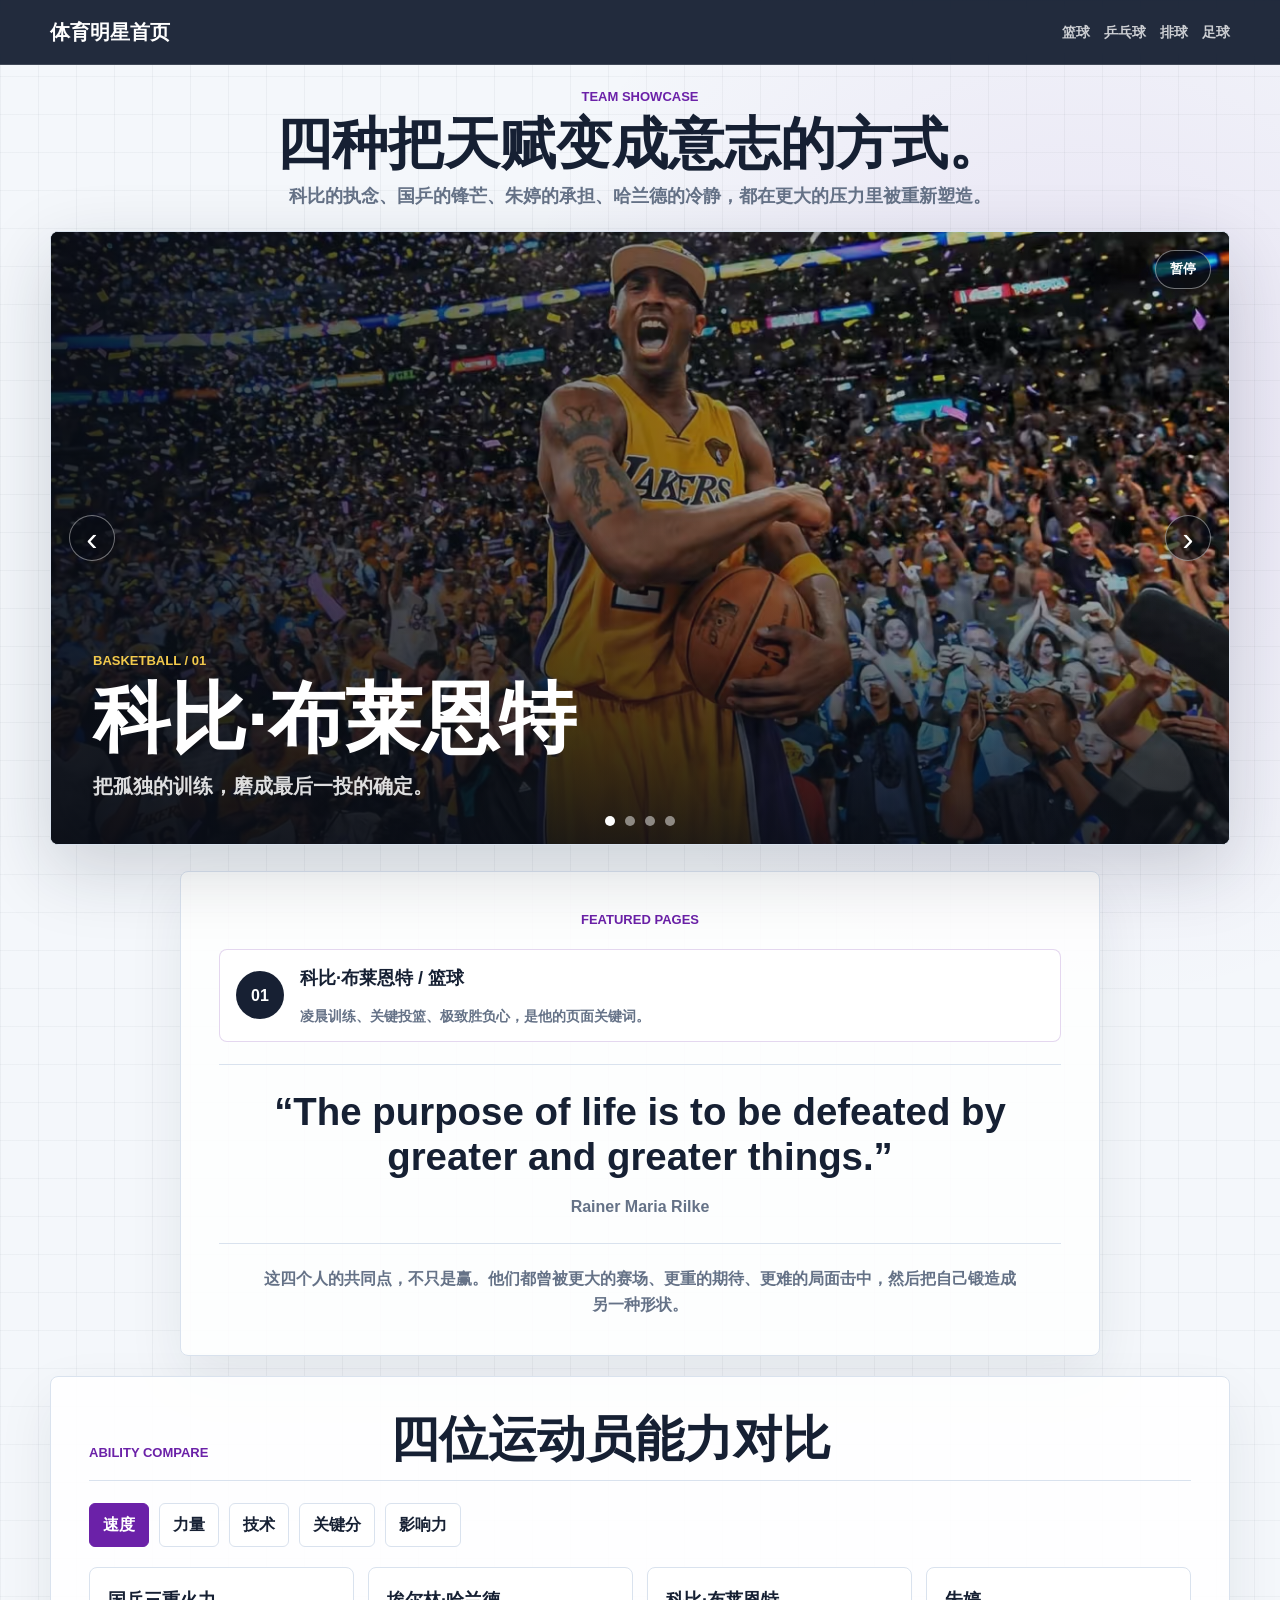
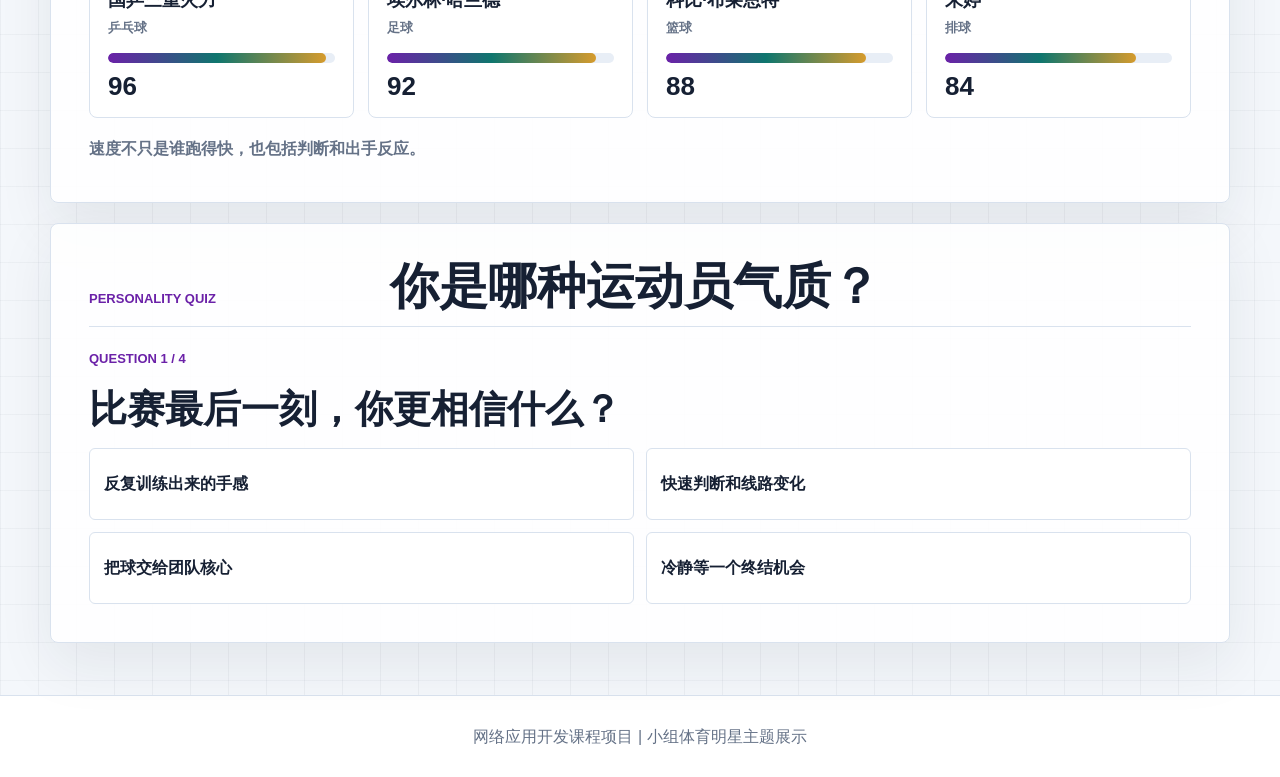
<file: index.html>
<!DOCTYPE html>
<html lang="zh-CN">
<head>
  <meta charset="UTF-8">
  <meta name="viewport" content="width=device-width, initial-scale=1.0">
  <title>体育明星首页</title>
  <link rel="stylesheet" href="./css/main.css">
</head>
<body>
  <header class="site-header">
    <nav class="nav-bar" aria-label="主导航">
      <a class="brand" href="./index.html">体育明星首页</a>
      <div class="nav-links">
        <a href="./pages/zy/kobe.html">篮球</a>
        <a href="./pages/star2/index.html">乒乓球</a>
        <a href="./pages/star3/index.html">排球</a>
        <a href="./pages/star4/index.html">足球</a>
      </div>
    </nav>
  </header>

  <main class="home-shell home-hero">
    <section class="hero-copy" aria-labelledby="home-title">
      <p class="eyebrow">Team Showcase</p>
      <h1 id="home-title">四种把天赋变成意志的方式。</h1>
      <p>科比的执念、国乒的锋芒、朱婷的承担、哈兰德的冷静，都在更大的压力里被重新塑造。</p>
    </section>

    <section class="hero-carousel" id="heroCarousel" aria-label="人物轮播图">
      <div class="carousel-shell">
        <div class="carousel-track" id="carouselTrack">
          <a class="carousel-slide" href="./pages/zy/kobe.html" aria-label="进入科比页面">
            <img src="./picture/kebi.jpg" alt="科比布莱恩特">
            <span class="slide-kicker">Basketball / 01</span>
            <strong>科比·布莱恩特</strong>
            <em>把孤独的训练，磨成最后一投的确定。</em>
          </a>

          <a class="carousel-slide" href="./pages/star2/index.html" aria-label="进入乒乓球页面">
            <img src="./pages/star2/assets/fan-zhendong-1.png" alt="樊振东乒乓球主题图">
            <span class="slide-kicker">Table Tennis / 02</span>
            <strong>国乒三重火力</strong>
            <em>在最快的回合里，完成判断、旋转和爆发。</em>
          </a>

          <a class="carousel-slide" href="./pages/star3/index.html" aria-label="进入朱婷页面">
            <img src="./picture/zhu-ting.jpg" alt="朱婷">
            <span class="slide-kicker">Volleyball / 03</span>
            <strong>朱婷</strong>
            <em>把高度、力量和责任，举成团队的中心。</em>
          </a>

          <a class="carousel-slide" href="./pages/star4/index.html" aria-label="进入哈兰德页面">
            <img src="./pages/star4/assets/haaland-100-photos-poster.webp" alt="埃尔林·哈兰德">
            <span class="slide-kicker">Football / 04</span>
            <strong>埃尔林·哈兰德</strong>
            <em>用极少的触球，把机会变成比分。</em>
          </a>
        </div>

        <button class="carousel-control carousel-control-prev" id="carouselPrev" type="button" aria-label="上一张">‹</button>
        <button class="carousel-control carousel-control-next" id="carouselNext" type="button" aria-label="下一张">›</button>
        <button class="carousel-toggle" id="carouselToggle" type="button" aria-label="暂停轮播">暂停</button>
        <div class="carousel-indicators" id="carouselIndicators" aria-label="轮播指示器"></div>
      </div>
    </section>

    <section class="carousel-copy-below" aria-labelledby="carousel-title">
      <p class="eyebrow" id="carousel-title">Featured Pages</p>
      <div class="active-profile" id="activeProfile" aria-live="polite"></div>
      <blockquote class="carouselSignature" id="carouselSignature">
        <p>“The purpose of life is to be defeated by greater and greater things.”</p>
        <cite>Rainer Maria Rilke</cite>
      </blockquote>
      <p class="signature-note">这四个人的共同点，不只是赢。他们都曾被更大的赛场、更重的期待、更难的局面击中，然后把自己锻造成另一种形状。</p>
    </section>

    <section class="home-panel ability-section" aria-labelledby="ability-title">
      <div class="section-title-row">
        <p class="eyebrow">Ability Compare</p>
        <h2 id="ability-title">四位运动员能力对比</h2>
      </div>
      <div class="ability-tabs" id="abilityTabs" role="tablist" aria-label="选择能力项目"></div>
      <div class="ability-board" id="abilityBoard"></div>
      <p class="ability-note" id="abilityNote" aria-live="polite"></p>
    </section>

    <section class="home-panel quiz-section" aria-labelledby="quiz-title">
      <div class="section-title-row">
        <p class="eyebrow">Personality Quiz</p>
        <h2 id="quiz-title">你是哪种运动员气质？</h2>
      </div>
      <div class="quiz-card" id="quizCard"></div>
    </section>
  </main>

  <footer class="site-footer">
    <p>网络应用开发课程项目 | 小组体育明星主题展示</p>
  </footer>

  <script src="./js/main.js"></script>
</body>
</html>
</file>
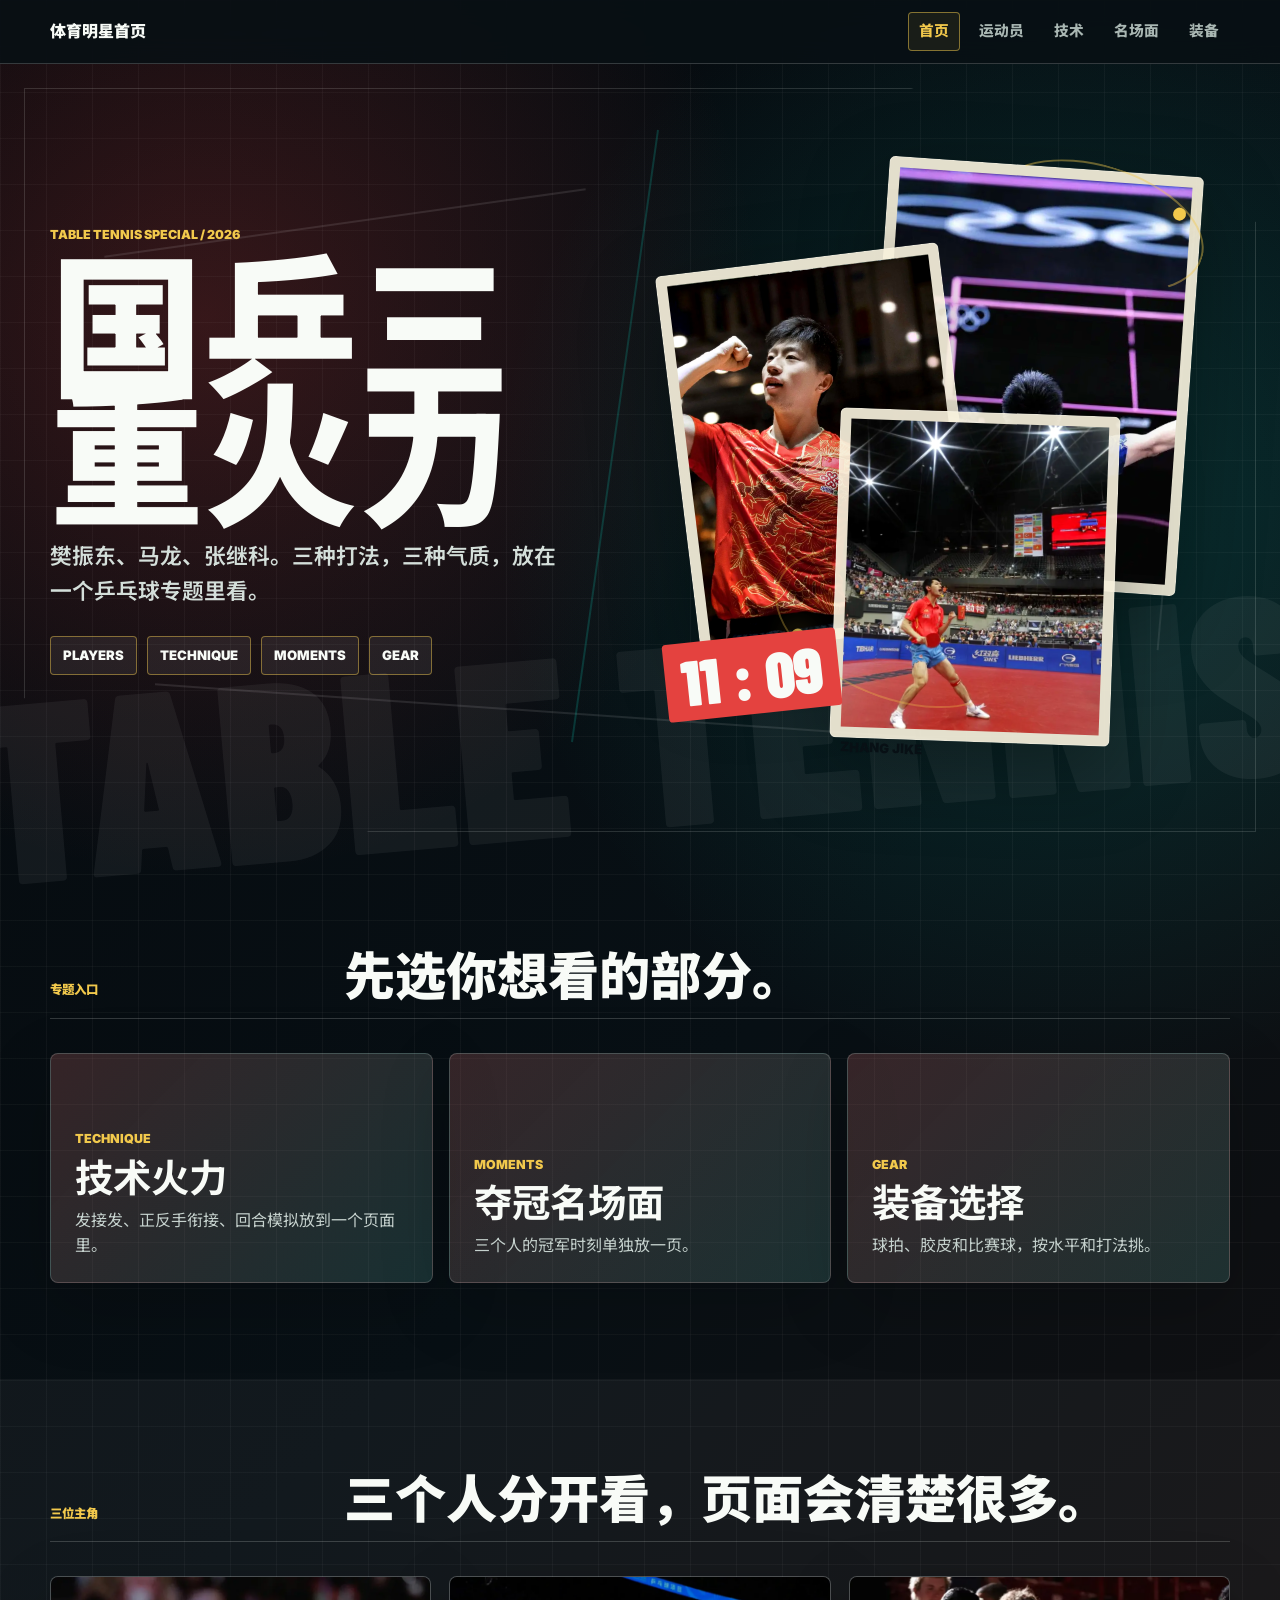
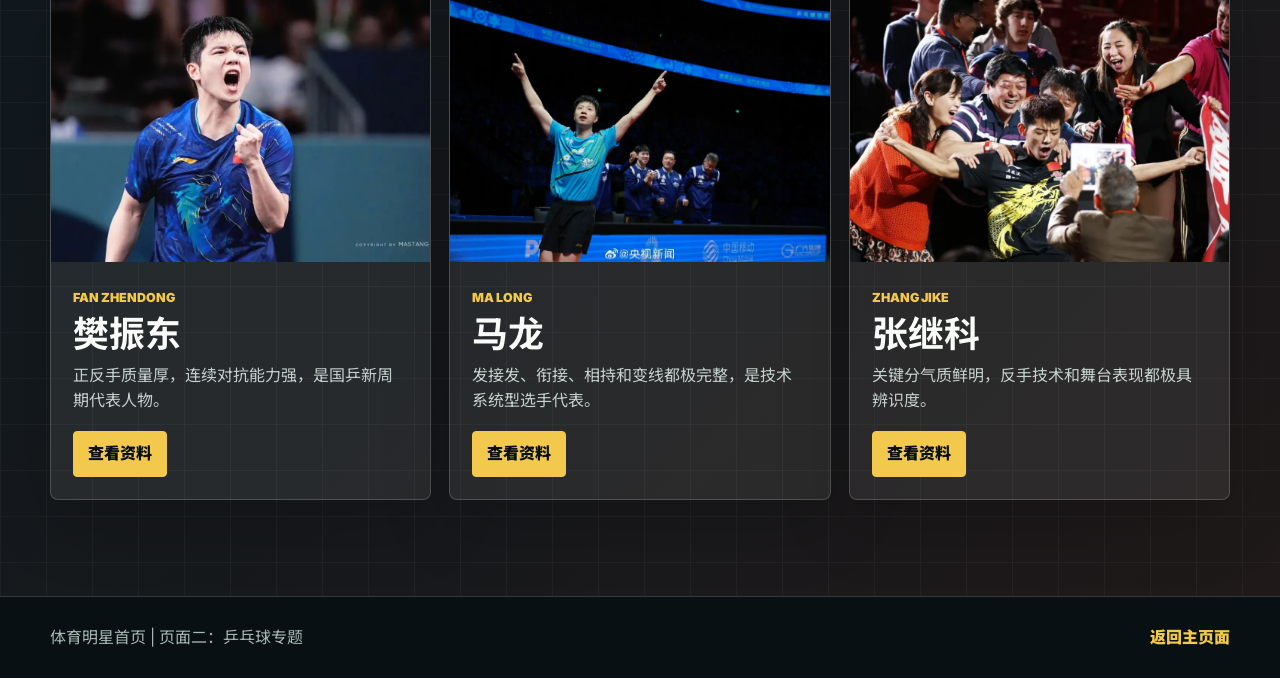
<file: pages/star2/index.html>
<!DOCTYPE html>
<html lang="zh-CN">
<head>
  <meta charset="UTF-8">
  <meta name="viewport" content="width=device-width, initial-scale=1.0">
  <title>国乒三重火力 | Table Tennis</title>
  <link rel="preconnect" href="https://fonts.googleapis.com">
  <link rel="preconnect" href="https://fonts.gstatic.com" crossorigin>
  <link href="https://fonts.googleapis.com/css2?family=Barlow+Condensed:wght@700;800;900&family=Inter:wght@400;600;700;800;900&family=Noto+Sans+SC:wght@400;500;700;900&display=swap" rel="stylesheet">
  <link rel="stylesheet" href="./style.css">
</head>
<body>
  <header class="poster-header">
    <a class="poster-brand" href="../../index.html">体育明星首页</a>
    <nav class="poster-nav" aria-label="乒乓球专题导航">
      <a class="is-current" href="./index.html">首页</a>
      <a href="#players">运动员</a>
      <a href="./training.html">技术</a>
      <a href="./moments.html">名场面</a>
      <a href="./gear.html">装备</a>
    </nav>
  </header>

  <main class="poster-page">
    <section class="magazine-cover compact-cover" aria-labelledby="cover-title">
      <div class="cover-grid" aria-hidden="true">
        <span></span>
        <span></span>
        <span></span>
        <span></span>
      </div>

      <div class="cover-copy">
        <p class="issue-label">TABLE TENNIS SPECIAL / 2026</p>
        <h1 id="cover-title">国乒三重火力</h1>
        <p class="cover-deck">樊振东、马龙、张继科。三种打法，三种气质，放在一个乒乓球专题里看。</p>
        <div class="cover-actions" aria-label="专题关键词">
          <span>Players</span>
          <span>Technique</span>
          <span>Moments</span>
          <span>Gear</span>
        </div>
      </div>

      <div class="cover-collage" aria-label="三位乒乓球运动员海报拼贴">
        <figure class="poster-photo photo-fzd" data-player-photo="fzd">
          <img src="./assets/fan-zhendong-1.png" alt="樊振东在赛场庆祝">
          <figcaption>Fan Zhendong</figcaption>
        </figure>
        <figure class="poster-photo photo-ml" data-player-photo="ml">
          <img src="./assets/ma-long-1.png" alt="马龙穿红色球衣庆祝">
          <figcaption>Ma Long</figcaption>
        </figure>
        <figure class="poster-photo photo-zjk" data-player-photo="zjk">
          <img src="./assets/zhang-jike-1.png" alt="张继科黑色球衣呐喊">
          <figcaption>Zhang Jike</figcaption>
        </figure>
        <span class="collage-sticker">11 : 09</span>
        <span class="spin-line spin-line-one"></span>
        <span class="spin-line spin-line-two"></span>
      </div>
    </section>

    <section class="section home-menu-section">
      <div class="section-heading compact-heading">
        <span class="section-mark">专题入口</span>
        <h2>先选你想看的部分。</h2>
      </div>
      <div class="feature-grid">
        <a class="feature-card" href="./training.html">
          <span>Technique</span>
          <strong>技术火力</strong>
          <p>发接发、正反手衔接、回合模拟放到一个页面里。</p>
        </a>
        <a class="feature-card" href="./moments.html">
          <span>Moments</span>
          <strong>夺冠名场面</strong>
          <p>三个人的冠军时刻单独放一页。</p>
        </a>
        <a class="feature-card" href="./gear.html">
          <span>Gear</span>
          <strong>装备选择</strong>
          <p>球拍、胶皮和比赛球，按水平和打法挑。</p>
        </a>
      </div>
    </section>

    <section class="section cast-section" id="players">
      <div class="section-heading compact-heading">
        <span class="section-mark">三位主角</span>
        <h2>三个人分开看，页面会清楚很多。</h2>
      </div>
      <div class="archive-grid" id="archiveGrid" aria-label="运动员资料入口"></div>
    </section>
  </main>

  <footer class="poster-footer">
    <p>体育明星首页 | 页面二：乒乓球专题</p>
    <a href="../../index.html">返回主页面</a>
  </footer>

  <script src="./script.js"></script>
</body>
</html>
</file>
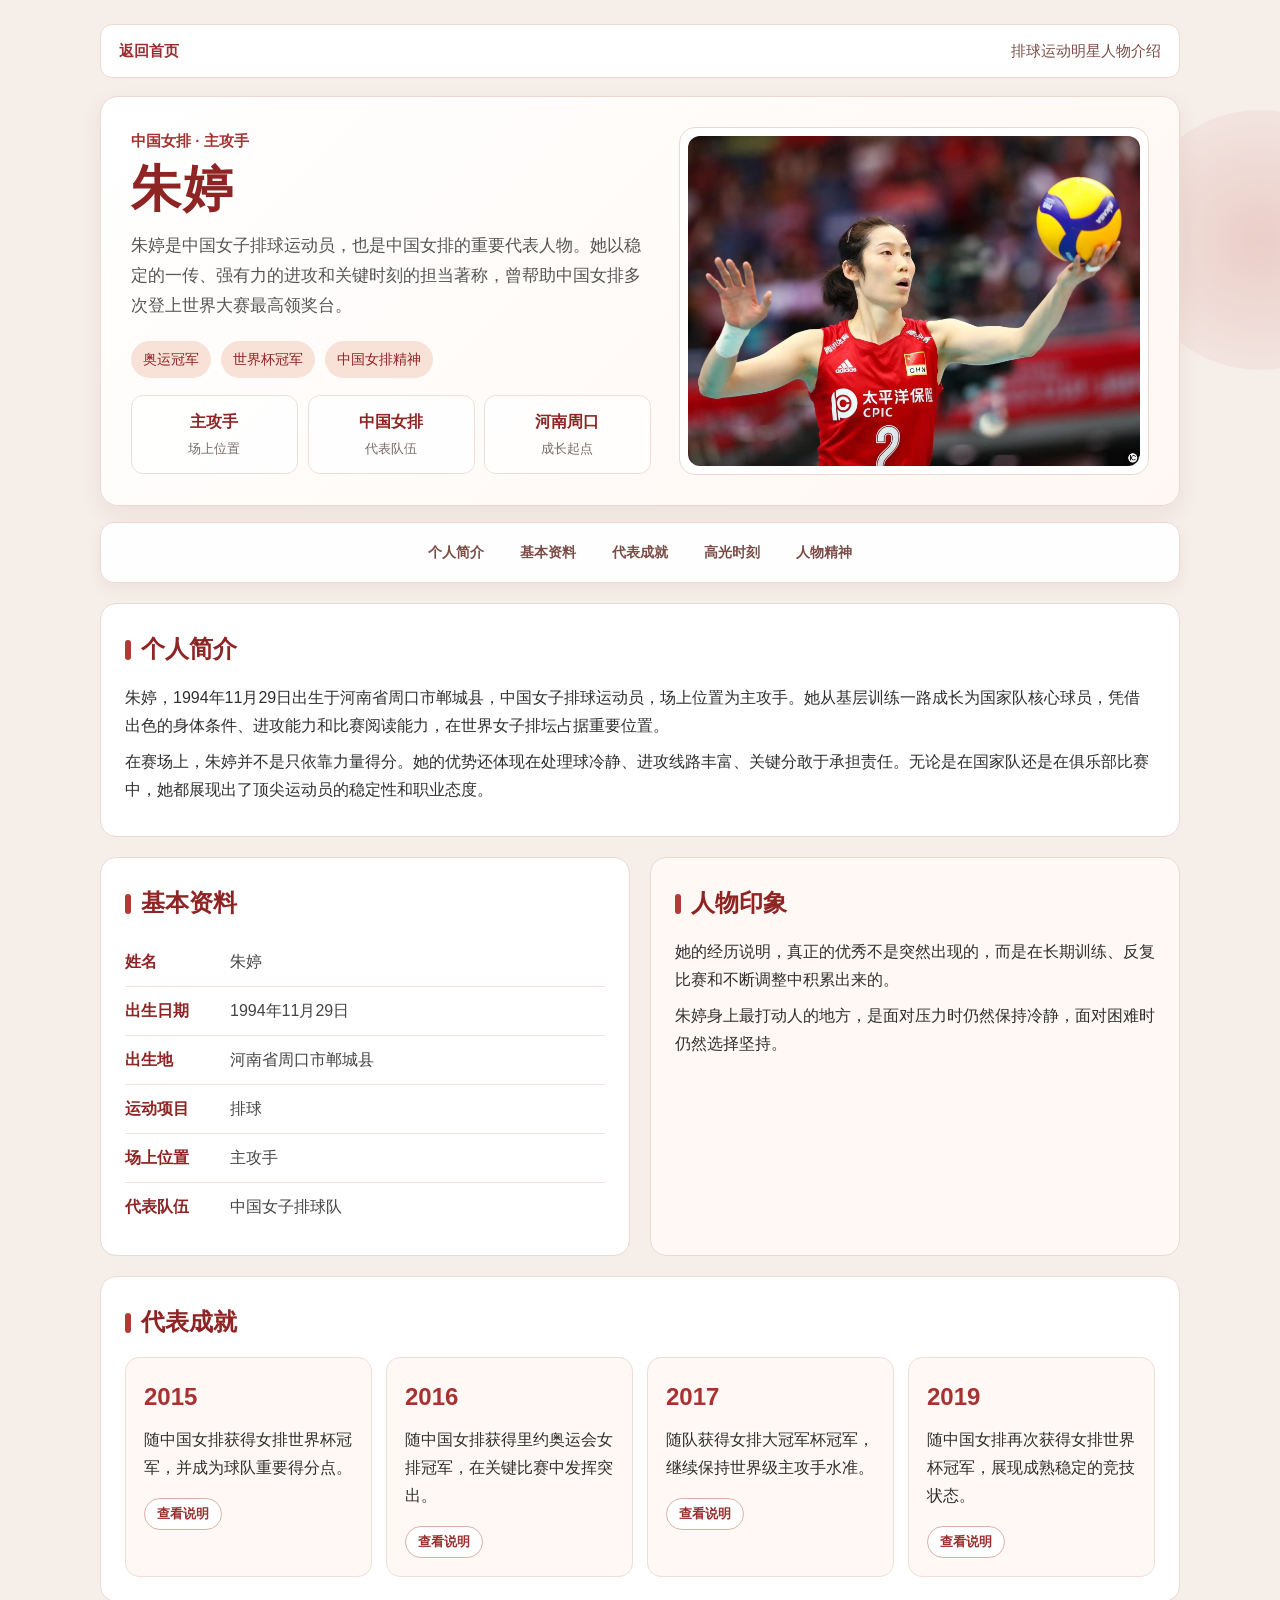
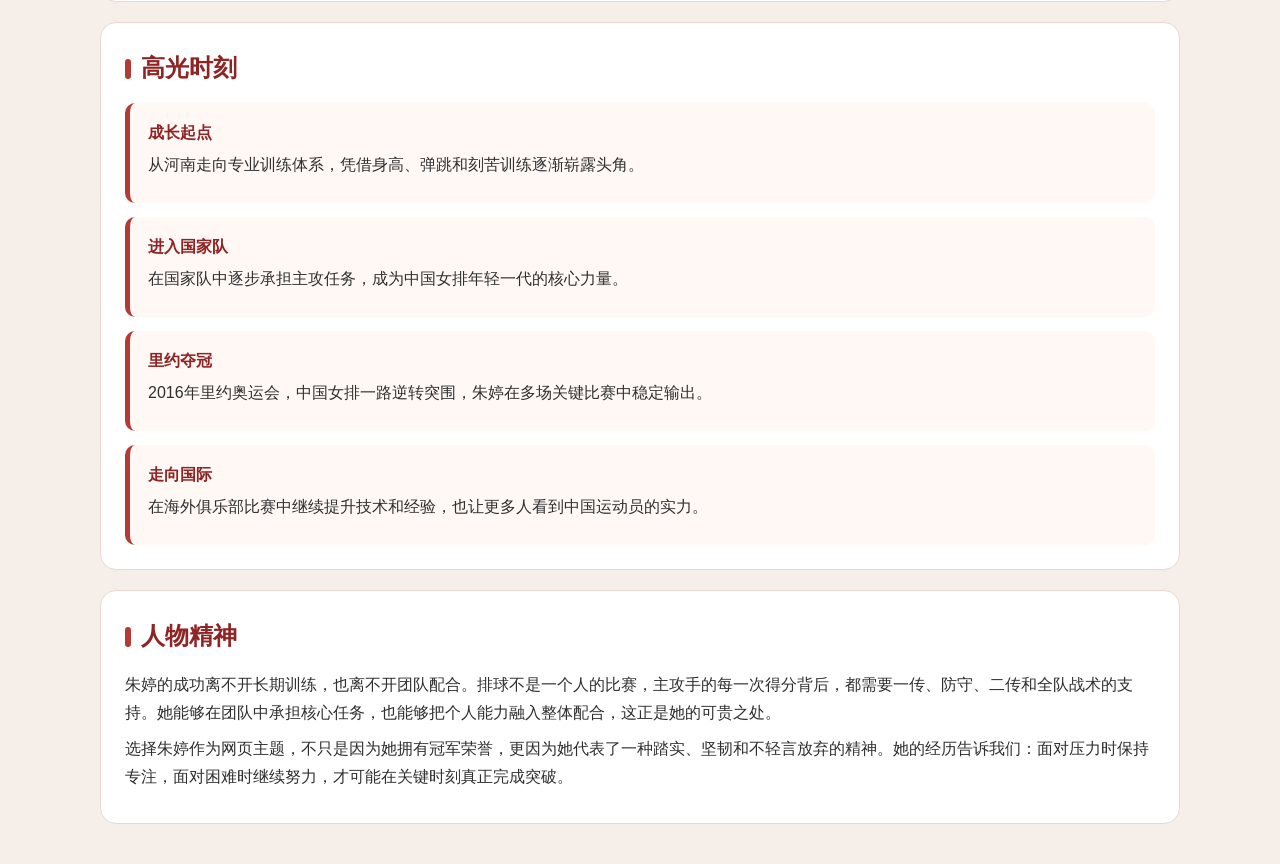
<file: pages/star3/index.html>
<!DOCTYPE html>
<html lang="zh-CN">
<head>
  <meta charset="UTF-8">
  <meta name="viewport" content="width=device-width, initial-scale=1.0">
  <title>朱婷人物介绍</title>
  <link rel="stylesheet" href="./style.css">
</head>
<body>
  <div class="page-shell">
    <header class="page-top">
      <a href="#" class="home-link">返回首页</a>
      <span>排球运动明星人物介绍</span>
    </header>

    <main>
      <section class="hero-card">
        <div class="hero-text">
          <p class="label">中国女排 · 主攻手</p>
          <h1>朱婷</h1>
          <p class="lead">
            朱婷是中国女子排球运动员，也是中国女排的重要代表人物。她以稳定的一传、强有力的进攻和关键时刻的担当著称，曾帮助中国女排多次登上世界大赛最高领奖台。
          </p>
          <div class="hero-tags">
            <span>奥运冠军</span>
            <span>世界杯冠军</span>
            <span>中国女排精神</span>
          </div>

          <div class="hero-stats" aria-label="朱婷核心信息">
            <div>
              <strong>主攻手</strong>
              <span>场上位置</span>
            </div>
            <div>
              <strong>中国女排</strong>
              <span>代表队伍</span>
            </div>
            <div>
              <strong>河南周口</strong>
              <span>成长起点</span>
            </div>
          </div>
        </div>

        <div class="hero-photo">
          <img src="./zhu-ting.jpg" alt="朱婷在排球赛场准备发球">
        </div>
      </section>

      <nav class="section-nav" aria-label="朱婷页面栏目导航">
        <a href="#intro">个人简介</a>
        <a href="#basic">基本资料</a>
        <a href="#achievement">代表成就</a>
        <a href="#timeline">高光时刻</a>
        <a href="#spirit">人物精神</a>
      </nav>

      <section class="info-panel" id="intro">
        <h2>个人简介</h2>
        <p>
          朱婷，1994年11月29日出生于河南省周口市郸城县，中国女子排球运动员，场上位置为主攻手。她从基层训练一路成长为国家队核心球员，凭借出色的身体条件、进攻能力和比赛阅读能力，在世界女子排坛占据重要位置。
        </p>
        <p>
          在赛场上，朱婷并不是只依靠力量得分。她的优势还体现在处理球冷静、进攻线路丰富、关键分敢于承担责任。无论是在国家队还是在俱乐部比赛中，她都展现出了顶尖运动员的稳定性和职业态度。
        </p>
      </section>

      <section class="two-column">
        <article class="basic-card" id="basic">
          <h2>基本资料</h2>
          <dl>
            <div><dt>姓名</dt><dd>朱婷</dd></div>
            <div><dt>出生日期</dt><dd>1994年11月29日</dd></div>
            <div><dt>出生地</dt><dd>河南省周口市郸城县</dd></div>
            <div><dt>运动项目</dt><dd>排球</dd></div>
            <div><dt>场上位置</dt><dd>主攻手</dd></div>
            <div><dt>代表队伍</dt><dd>中国女子排球队</dd></div>
          </dl>
        </article>

        <article class="quote-card">
          <h2>人物印象</h2>
          <p>
            她的经历说明，真正的优秀不是突然出现的，而是在长期训练、反复比赛和不断调整中积累出来的。
          </p>
          <p>
            朱婷身上最打动人的地方，是面对压力时仍然保持冷静，面对困难时仍然选择坚持。
          </p>
        </article>
      </section>

      <section class="content-section" id="achievement">
        <h2>代表成就</h2>
        <div class="achievement-grid">
          <div class="achievement-card">
            <strong>2015</strong>
            <p>随中国女排获得女排世界杯冠军，并成为球队重要得分点。</p>
            <button class="more-btn" type="button">查看说明</button>
            <p class="more-text">这一阶段让朱婷进一步被国际排坛关注，也奠定了她在中国女排进攻体系中的核心位置。</p>
          </div>
          <div class="achievement-card">
            <strong>2016</strong>
            <p>随中国女排获得里约奥运会女排冠军，在关键比赛中发挥突出。</p>
            <button class="more-btn" type="button">查看说明</button>
            <p class="more-text">奥运夺冠是她职业生涯的重要高光，也体现了中国女排在逆境中的团队韧性。</p>
          </div>
          <div class="achievement-card">
            <strong>2017</strong>
            <p>随队获得女排大冠军杯冠军，继续保持世界级主攻手水准。</p>
            <button class="more-btn" type="button">查看说明</button>
            <p class="more-text">这一成绩说明朱婷在国际大赛中并非短暂爆发，而是持续保持稳定竞技水平。</p>
          </div>
          <div class="achievement-card">
            <strong>2019</strong>
            <p>随中国女排再次获得女排世界杯冠军，展现成熟稳定的竞技状态。</p>
            <button class="more-btn" type="button">查看说明</button>
            <p class="more-text">再次夺冠体现了朱婷从核心得分手到成熟领军人物的进一步转变。</p>
          </div>
        </div>
      </section>

      <section class="content-section" id="timeline">
        <h2>高光时刻</h2>
        <div class="timeline">
          <div class="timeline-item">
            <span>成长起点</span>
            <p>从河南走向专业训练体系，凭借身高、弹跳和刻苦训练逐渐崭露头角。</p>
          </div>
          <div class="timeline-item">
            <span>进入国家队</span>
            <p>在国家队中逐步承担主攻任务，成为中国女排年轻一代的核心力量。</p>
          </div>
          <div class="timeline-item">
            <span>里约夺冠</span>
            <p>2016年里约奥运会，中国女排一路逆转突围，朱婷在多场关键比赛中稳定输出。</p>
          </div>
          <div class="timeline-item">
            <span>走向国际</span>
            <p>在海外俱乐部比赛中继续提升技术和经验，也让更多人看到中国运动员的实力。</p>
          </div>
        </div>
      </section>

      <section class="content-section spirit-section" id="spirit">
        <h2>人物精神</h2>
        <p>
          朱婷的成功离不开长期训练，也离不开团队配合。排球不是一个人的比赛，主攻手的每一次得分背后，都需要一传、防守、二传和全队战术的支持。她能够在团队中承担核心任务，也能够把个人能力融入整体配合，这正是她的可贵之处。
        </p>
        <p>
          选择朱婷作为网页主题，不只是因为她拥有冠军荣誉，更因为她代表了一种踏实、坚韧和不轻言放弃的精神。她的经历告诉我们：面对压力时保持专注，面对困难时继续努力，才可能在关键时刻真正完成突破。
        </p>
      </section>
    </main>
  </div>
  <script src="./script.js"></script>
</body>
</html>
</file>
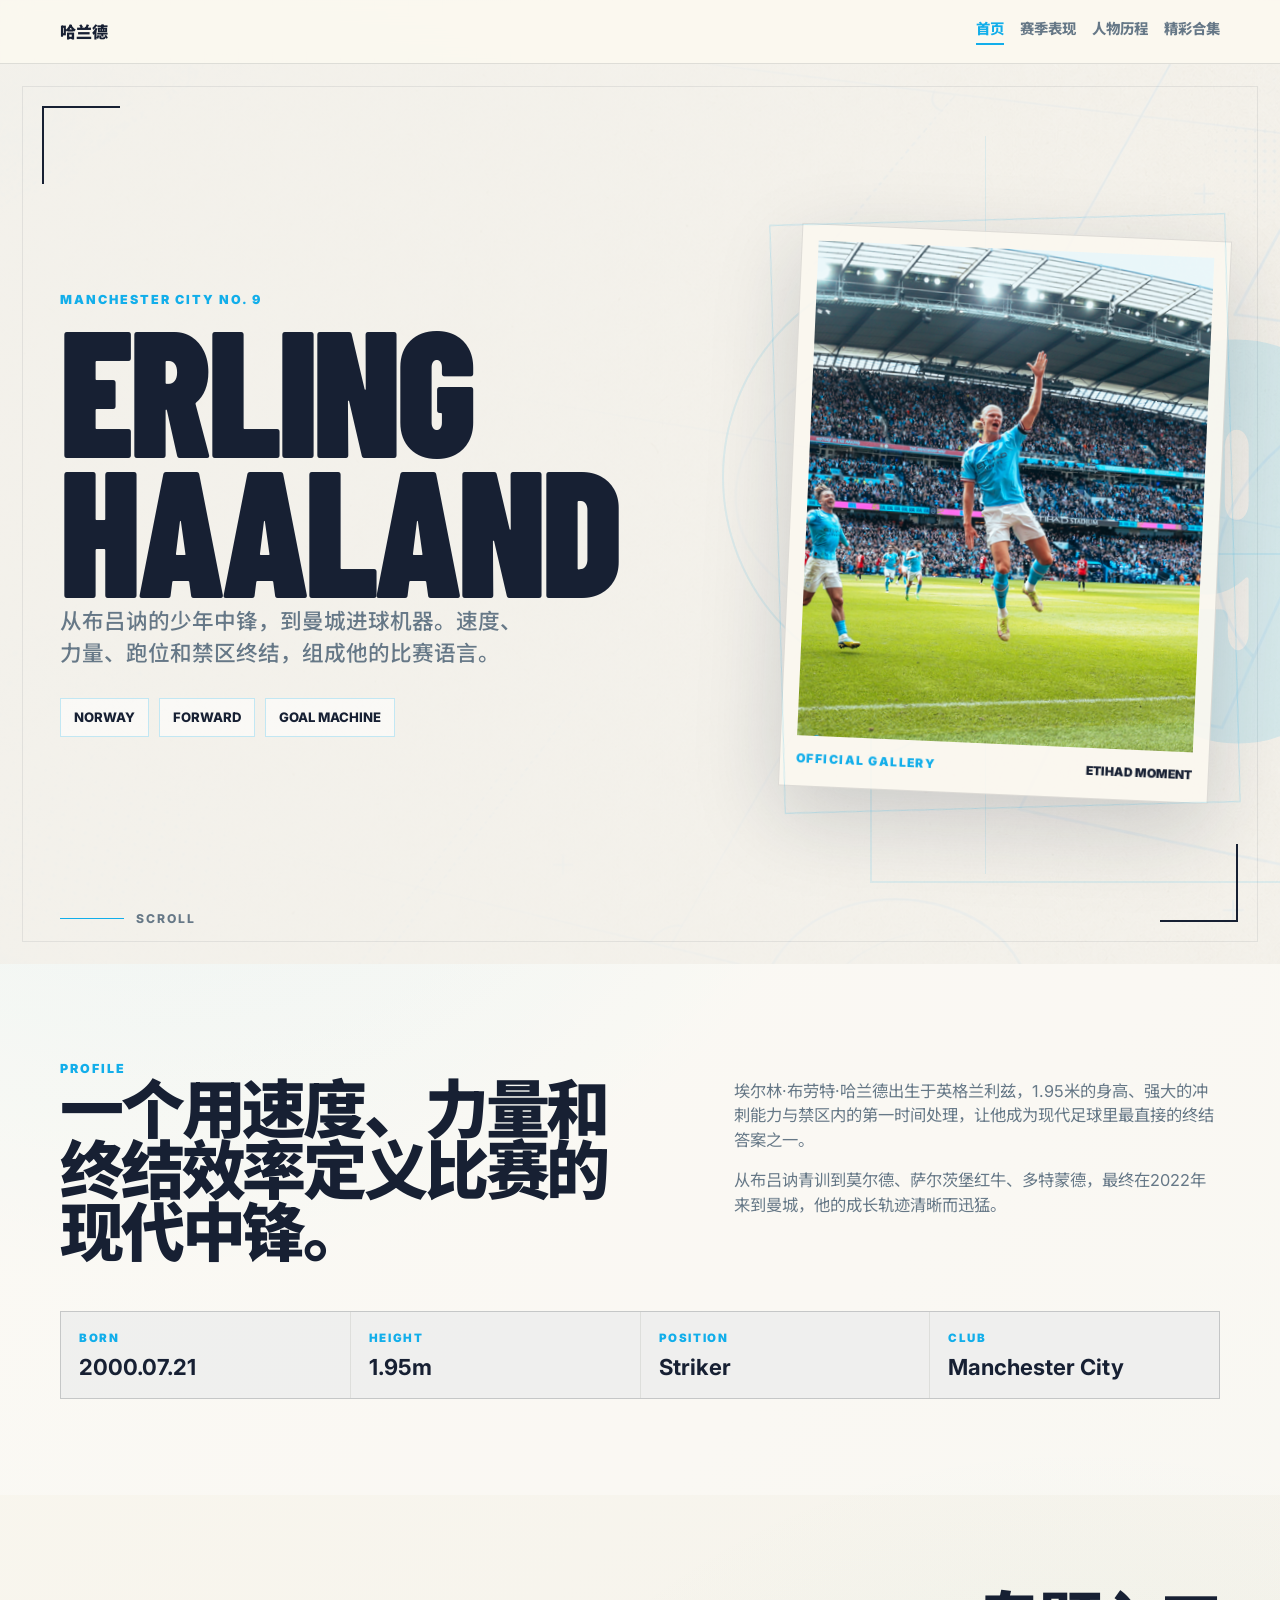
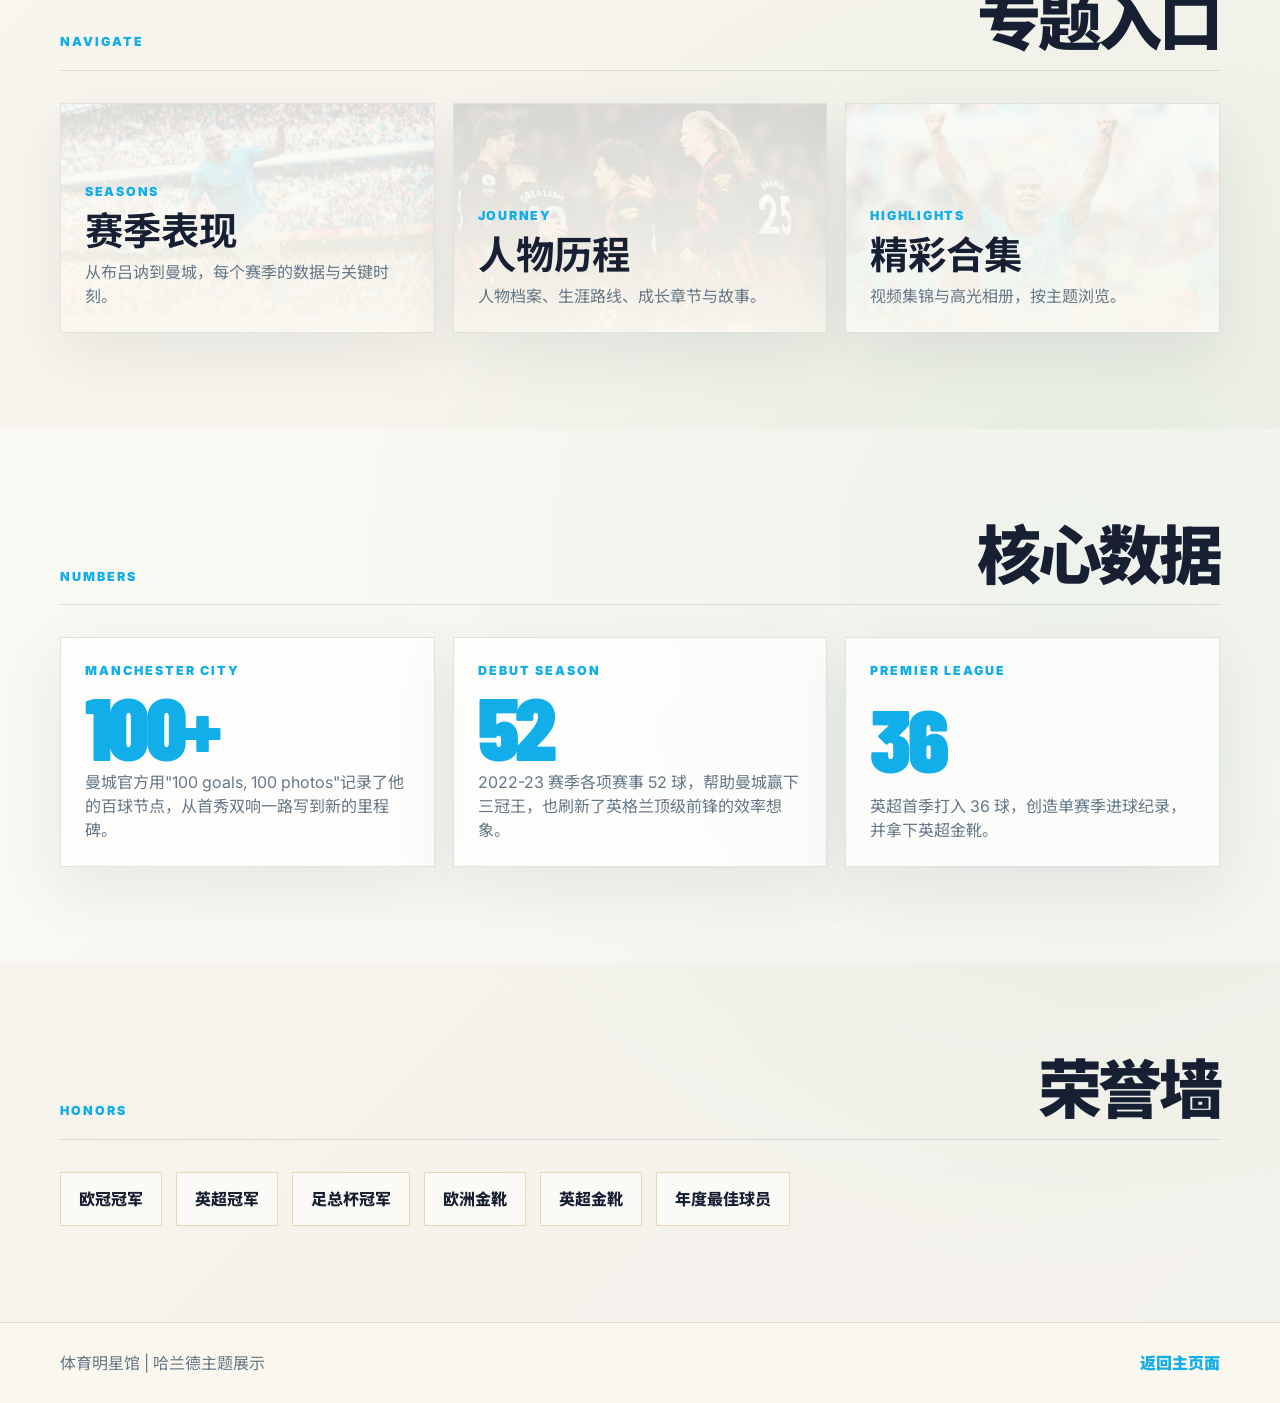
<file: pages/star4/index.html>
<!DOCTYPE html>
<html lang="zh-CN">
<head>
  <meta charset="UTF-8">
  <meta name="viewport" content="width=device-width, initial-scale=1.0">
  <title>哈兰德 | Erling Haaland</title>
  <link rel="preconnect" href="https://fonts.googleapis.com">
  <link rel="preconnect" href="https://fonts.gstatic.com" crossorigin>
  <link href="https://fonts.googleapis.com/css2?family=Barlow+Condensed:wght@700;800;900&family=Inter:wght@400;500;600;700;800;900&family=Noto+Sans+SC:wght@400;500;700;900&display=swap" rel="stylesheet">
  <link rel="stylesheet" href="./style.css">
</head>
<body>
  <div id="welcome-splash" aria-hidden="true">
    <div class="splash-bg"></div>
    <div class="splash-overlay"></div>
    <canvas id="splash-particles"></canvas>
    <div class="splash-content">
      <div class="splash-number">09</div>
      <h1 class="splash-title">ERLING HAALAND</h1>
      <div class="splash-bar"><span></span></div>
      <p class="splash-hint">Push to enter</p>
    </div>
    <button class="splash-skip">SKIP</button>
  </div>

  <header class="site-header">
    <a class="site-brand" href="./index.html">哈兰德</a>
    <nav class="site-nav" aria-label="页面导航">
      <a class="is-current" href="./index.html">首页</a>
      <a href="./seasons.html">赛季表现</a>
      <a href="./journey.html">人物历程</a>
      <a href="./highlights.html">精彩合集</a>
    </nav>
  </header>

  <main class="page-shell">
    <section class="hero-section" aria-labelledby="hero-title">
      <div class="pitch-lines" aria-hidden="true">
        <span class="pitch-line pitch-line-mid"></span>
        <span class="pitch-circle"></span>
        <span class="pitch-box"></span>
        <span class="pitch-arc"></span>
      </div>
      <div class="hero-number" aria-hidden="true">09</div>
      <div class="hero-corner hero-corner-left" aria-hidden="true"></div>
      <div class="hero-corner hero-corner-right" aria-hidden="true"></div>

      <div class="hero-copy">
        <p class="eyebrow">Manchester City No. 9</p>
        <h1 id="hero-title">Erling<br>Haaland</h1>
        <p class="hero-subtitle">从布吕讷的少年中锋，到曼城进球机器。速度、力量、跑位和禁区终结，组成他的比赛语言。</p>
        <div class="hero-tags" aria-label="球员标签">
          <span>Norway</span>
          <span>Forward</span>
          <span>Goal Machine</span>
        </div>
      </div>

      <figure class="hero-photo" aria-label="哈兰德比赛照片">
        <img src="./assets/official/man-united-header.png" alt="哈兰德在伊蒂哈德球场跃起庆祝">
        <figcaption>
          <span>Official Gallery</span>
          <strong>Etihad moment</strong>
        </figcaption>
      </figure>

      <div class="scroll-cue" aria-hidden="true">
        <span></span>
        <p>Scroll</p>
      </div>
    </section>

    <section class="section intro-section" id="profile">
      <div class="section-label">Profile</div>
      <div class="intro-grid">
        <div>
          <h2>一个用速度、力量和终结效率定义比赛的现代中锋。</h2>
        </div>
        <div class="intro-copy">
          <p>埃尔林·布劳特·哈兰德出生于英格兰利兹，1.95米的身高、强大的冲刺能力与禁区内的第一时间处理，让他成为现代足球里最直接的终结答案之一。</p>
          <p>从布吕讷青训到莫尔德、萨尔茨堡红牛、多特蒙德，最终在2022年来到曼城，他的成长轨迹清晰而迅猛。</p>
        </div>
      </div>
      <div class="fact-strip" aria-label="哈兰德基础信息">
        <div>
          <span>Born</span>
          <strong>2000.07.21</strong>
        </div>
        <div>
          <span>Height</span>
          <strong>1.95m</strong>
        </div>
        <div>
          <span>Position</span>
          <strong>Striker</strong>
        </div>
        <div>
          <span>Club</span>
          <strong>Manchester City</strong>
        </div>
      </div>
    </section>

    <section class="section menu-section">
      <div class="section-heading">
        <span class="section-label">Navigate</span>
        <h2>专题入口</h2>
      </div>
      <div class="feature-grid">
        <a class="feature-card" href="./seasons.html">
          <span>Seasons</span>
          <strong>赛季表现</strong>
          <p>从布吕讷到曼城，每个赛季的数据与关键时刻。</p>
        </a>
        <a class="feature-card" href="./journey.html">
          <span>Journey</span>
          <strong>人物历程</strong>
          <p>人物档案、生涯路线、成长章节与故事。</p>
        </a>
        <a class="feature-card" href="./highlights.html">
          <span>Highlights</span>
          <strong>精彩合集</strong>
          <p>视频集锦与高光相册，按主题浏览。</p>
        </a>
      </div>
    </section>

    <section class="section stats-section" id="numbers">
      <div class="section-heading">
        <span class="section-label">Numbers</span>
        <h2>核心数据</h2>
      </div>
      <div class="stats-grid">
        <article class="stat-panel">
          <span class="stat-kicker">Manchester City</span>
          <strong>100+</strong>
          <p>曼城官方用"100 goals, 100 photos"记录了他的百球节点，从首秀双响一路写到新的里程碑。</p>
        </article>
        <article class="stat-panel">
          <span class="stat-kicker">Debut Season</span>
          <strong>52</strong>
          <p>2022-23 赛季各项赛事 52 球，帮助曼城赢下三冠王，也刷新了英格兰顶级前锋的效率想象。</p>
        </article>
        <article class="stat-panel">
          <span class="stat-kicker">Premier League</span>
          <strong>36</strong>
          <p>英超首季打入 36 球，创造单赛季进球纪录，并拿下英超金靴。</p>
        </article>
      </div>
    </section>

    <section class="section honors-section">
      <div class="section-heading">
        <span class="section-label">Honors</span>
        <h2>荣誉墙</h2>
      </div>
      <div class="honors-wall">
        <span>欧冠冠军</span>
        <span>英超冠军</span>
        <span>足总杯冠军</span>
        <span>欧洲金靴</span>
        <span>英超金靴</span>
        <span>年度最佳球员</span>
      </div>
    </section>
  </main>

  <footer class="site-footer">
    <p>体育明星馆 | 哈兰德主题展示</p>
    <a href="../../index.html">返回主页面</a>
  </footer>

  <script src="./script.js"></script>
</body>
</html>
</file>
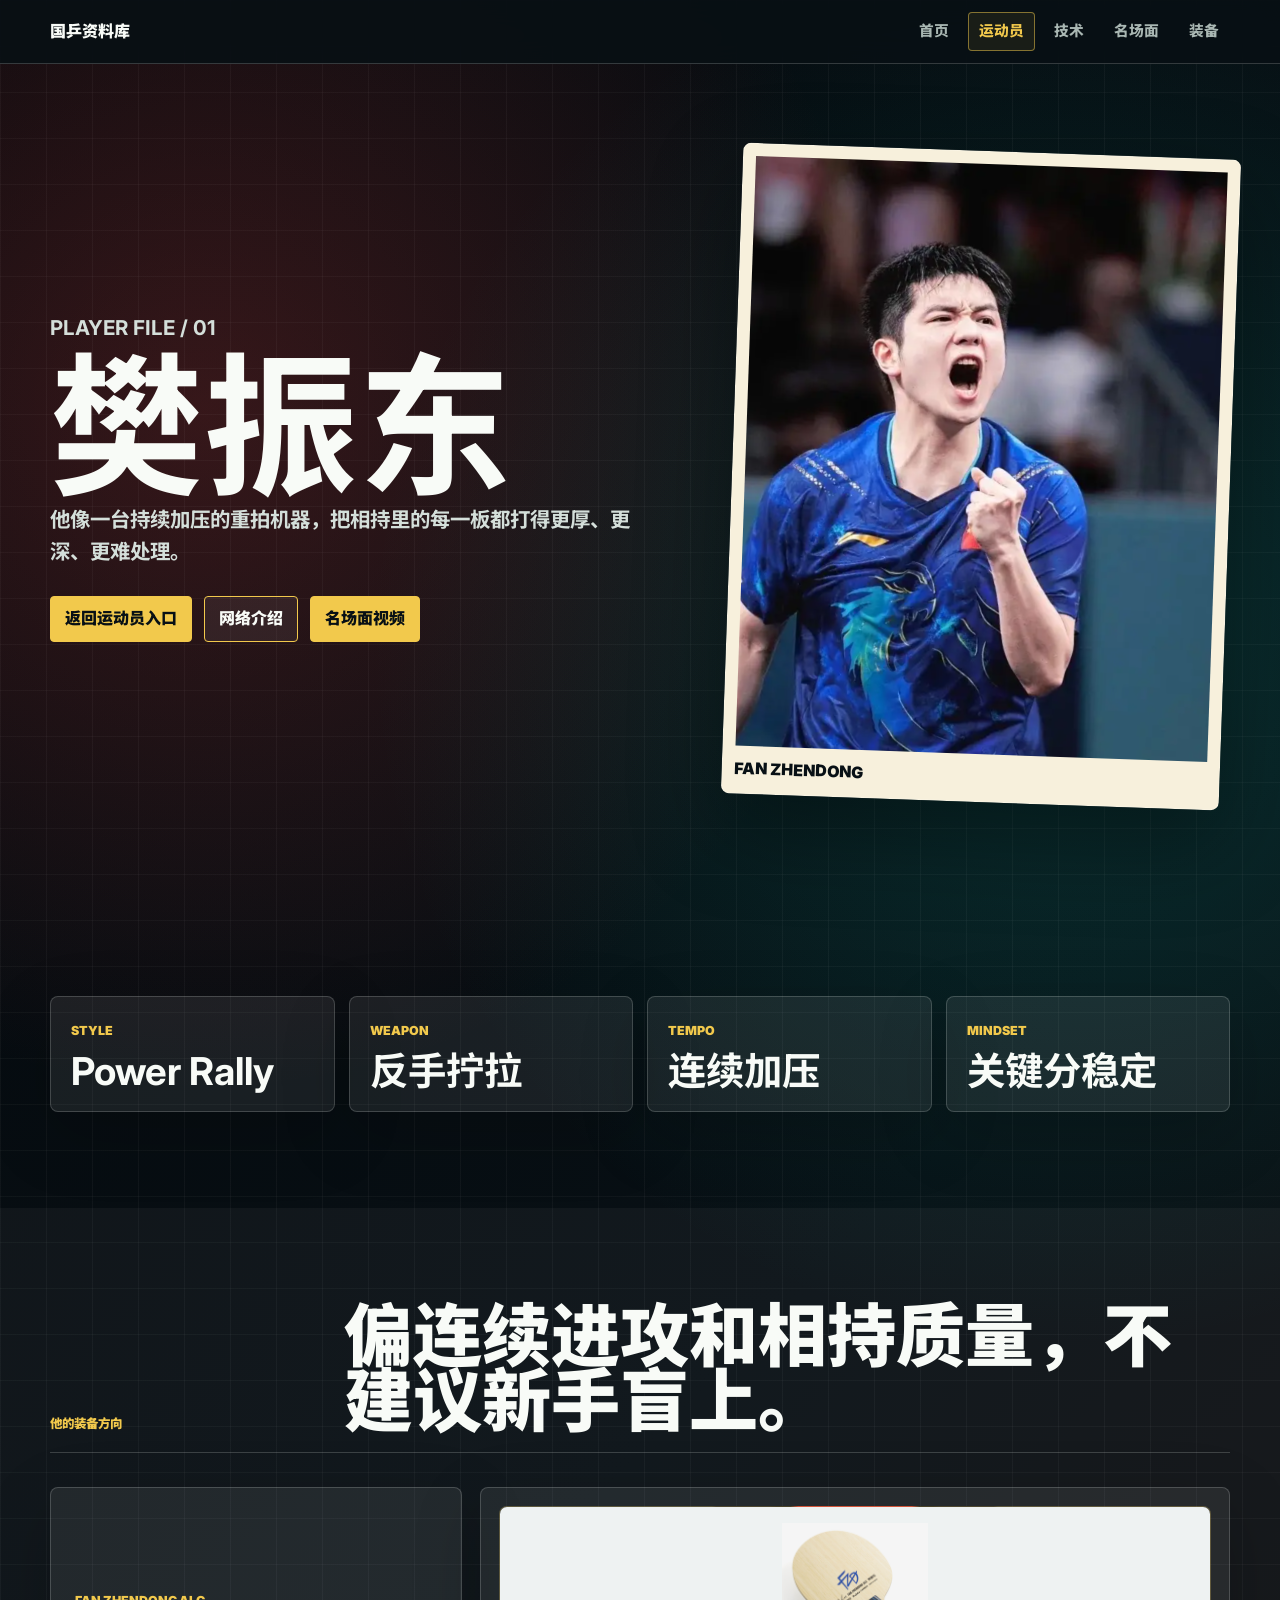
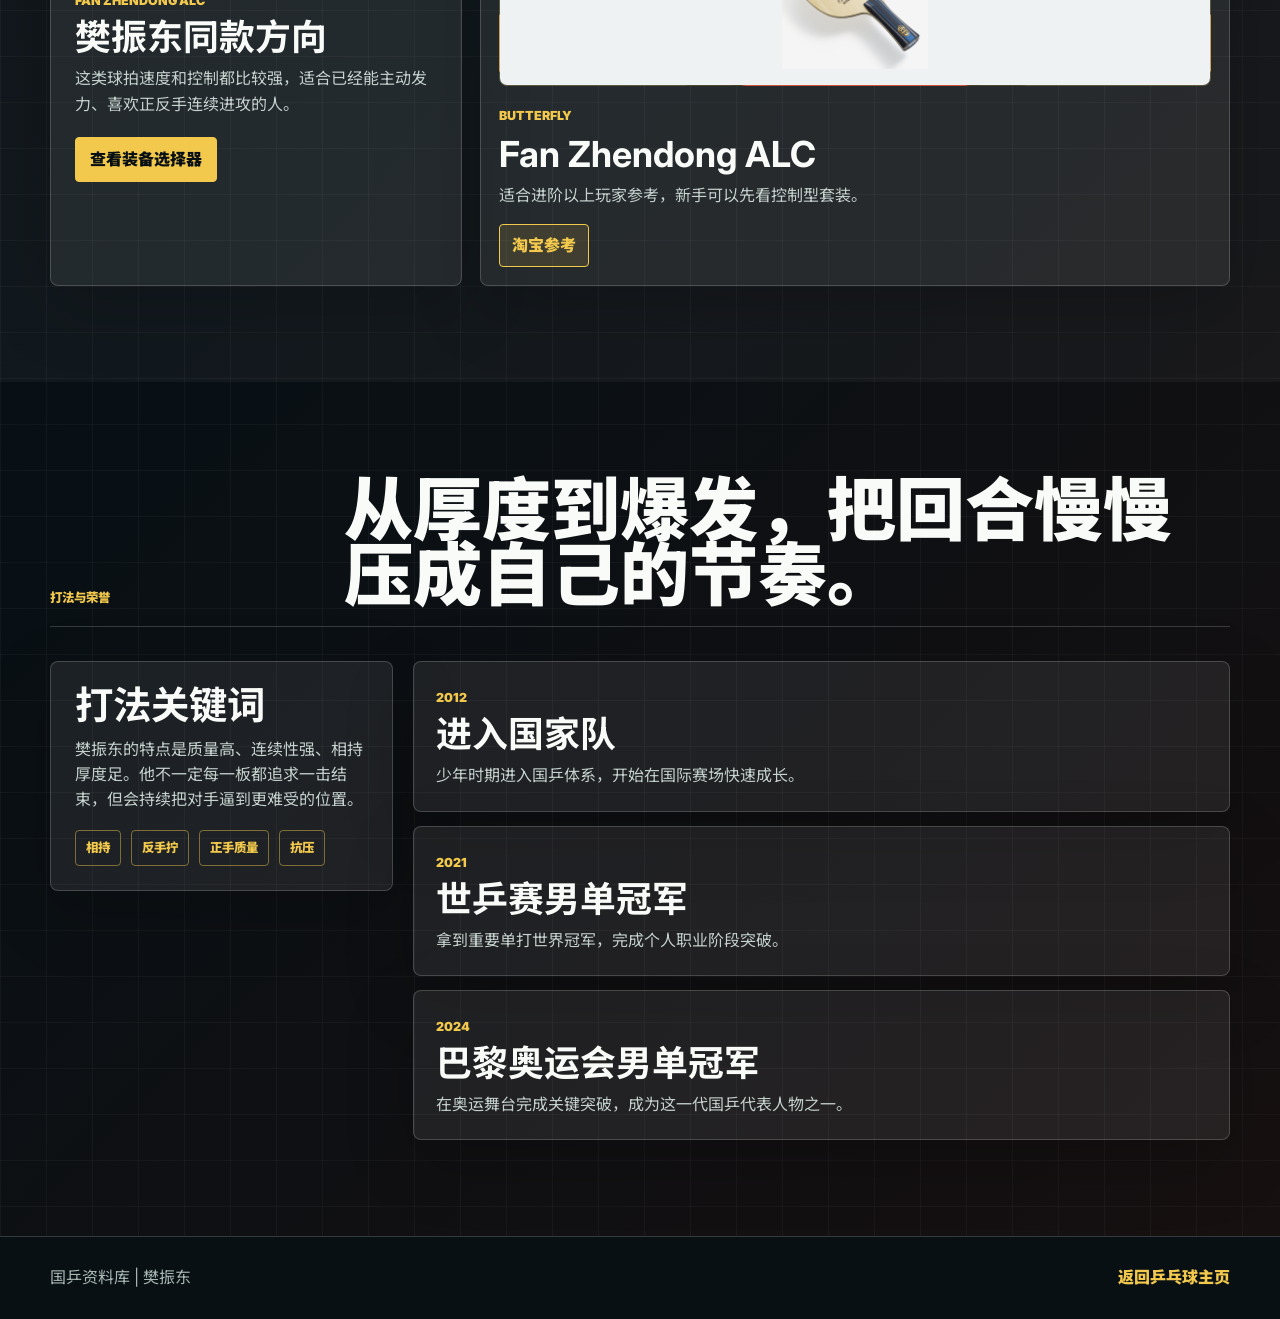
<file: pages/star2/fan-zhendong.html>
<!DOCTYPE html>
<html lang="zh-CN">
<head>
  <meta charset="UTF-8">
  <meta name="viewport" content="width=device-width, initial-scale=1.0">
  <title>樊振东 | 国乒资料库</title>
  <link rel="preconnect" href="https://fonts.googleapis.com">
  <link rel="preconnect" href="https://fonts.gstatic.com" crossorigin>
  <link href="https://fonts.googleapis.com/css2?family=Barlow+Condensed:wght@700;800;900&family=Inter:wght@400;600;700;800;900&family=Noto+Sans+SC:wght@400;500;700;900&display=swap" rel="stylesheet">
  <link rel="stylesheet" href="./style.css">
</head>
<body>
  <header class="poster-header">
    <a class="poster-brand" href="./index.html">国乒资料库</a>
    <nav class="poster-nav" aria-label="乒乓球专题导航">
      <a href="./index.html">首页</a>
      <a class="is-current" href="./index.html#players">运动员</a>
      <a href="./training.html">技术</a>
      <a href="./moments.html">名场面</a>
      <a href="./gear.html">装备</a>
    </nav>
  </header>

  <main class="profile-main">
    <section class="profile-hero">
      <div class="profile-copy">
        <p class="issue-label">Player File / 01</p>
        <h1>樊振东</h1>
        <p>他像一台持续加压的重拍机器，把相持里的每一板都打得更厚、更深、更难处理。</p>
        <div class="profile-actions">
          <a href="./index.html#players">返回运动员入口</a>
          <a href="https://zh.wikipedia.org/wiki/%E6%A8%8A%E6%8C%AF%E4%B8%9C" target="_blank" rel="noopener noreferrer">网络介绍</a>
          <a href="./moments.html">名场面视频</a>
        </div>
      </div>
      <figure class="profile-photo">
        <img src="./assets/fan-zhendong-2.png" alt="樊振东握拳庆祝">
        <figcaption>Fan Zhendong</figcaption>
      </figure>
    </section>

    <section class="section">
      <div class="profile-stats">
        <article class="profile-stat"><span>Style</span><strong>Power Rally</strong></article>
        <article class="profile-stat"><span>Weapon</span><strong>反手拧拉</strong></article>
        <article class="profile-stat"><span>Tempo</span><strong>连续加压</strong></article>
        <article class="profile-stat"><span>Mindset</span><strong>关键分稳定</strong></article>
      </div>
    </section>

    <section class="section">
      <div class="section-heading">
        <span class="section-mark">他的装备方向</span>
        <h2>偏连续进攻和相持质量，不建议新手盲上。</h2>
      </div>
      <div class="gear-preview">
        <article class="gear-intro-card">
          <span>Fan Zhendong ALC</span>
          <h3>樊振东同款方向</h3>
          <p>这类球拍速度和控制都比较强，适合已经能主动发力、喜欢正反手连续进攻的人。</p>
          <a href="./gear.html#fzd-alc">查看装备选择器</a>
        </article>
        <article class="gear-card compact">
          <div class="gear-visual"><img src="./assets/gear/fan-zhendong-alc.jpg" alt="Fan Zhendong ALC 球拍" loading="lazy"><span>FZD ALC</span></div>
          <span>Butterfly</span>
          <h3>Fan Zhendong ALC</h3>
          <p>适合进阶以上玩家参考，新手可以先看控制型套装。</p>
          <a class="gear-buy-link" href="https://s.taobao.com/search?q=Butterfly%20Fan%20Zhendong%20ALC" target="_blank" rel="noopener noreferrer">淘宝参考</a>
        </article>
      </div>
    </section>

    <section class="section">
      <div class="section-heading">
        <span class="section-mark">打法与荣誉</span>
        <h2>从厚度到爆发，把回合慢慢压成自己的节奏。</h2>
      </div>
      <div class="profile-layout">
        <article class="profile-note">
          <h3>打法关键词</h3>
          <p>樊振东的特点是质量高、连续性强、相持厚度足。他不一定每一板都追求一击结束，但会持续把对手逼到更难受的位置。</p>
          <div class="profile-tags">
            <span>相持</span>
            <span>反手拧</span>
            <span>正手质量</span>
            <span>抗压</span>
          </div>
        </article>
        <div class="profile-timeline">
          <article><span>2012</span><h3>进入国家队</h3><p>少年时期进入国乒体系，开始在国际赛场快速成长。</p></article>
          <article><span>2021</span><h3>世乒赛男单冠军</h3><p>拿到重要单打世界冠军，完成个人职业阶段突破。</p></article>
          <article><span>2024</span><h3>巴黎奥运会男单冠军</h3><p>在奥运舞台完成关键突破，成为这一代国乒代表人物之一。</p></article>
        </div>
      </div>
    </section>
  </main>

  <footer class="poster-footer">
    <p>国乒资料库 | 樊振东</p>
    <a href="./index.html">返回乒乓球主页</a>
  </footer>
</body>
</html>
</file>
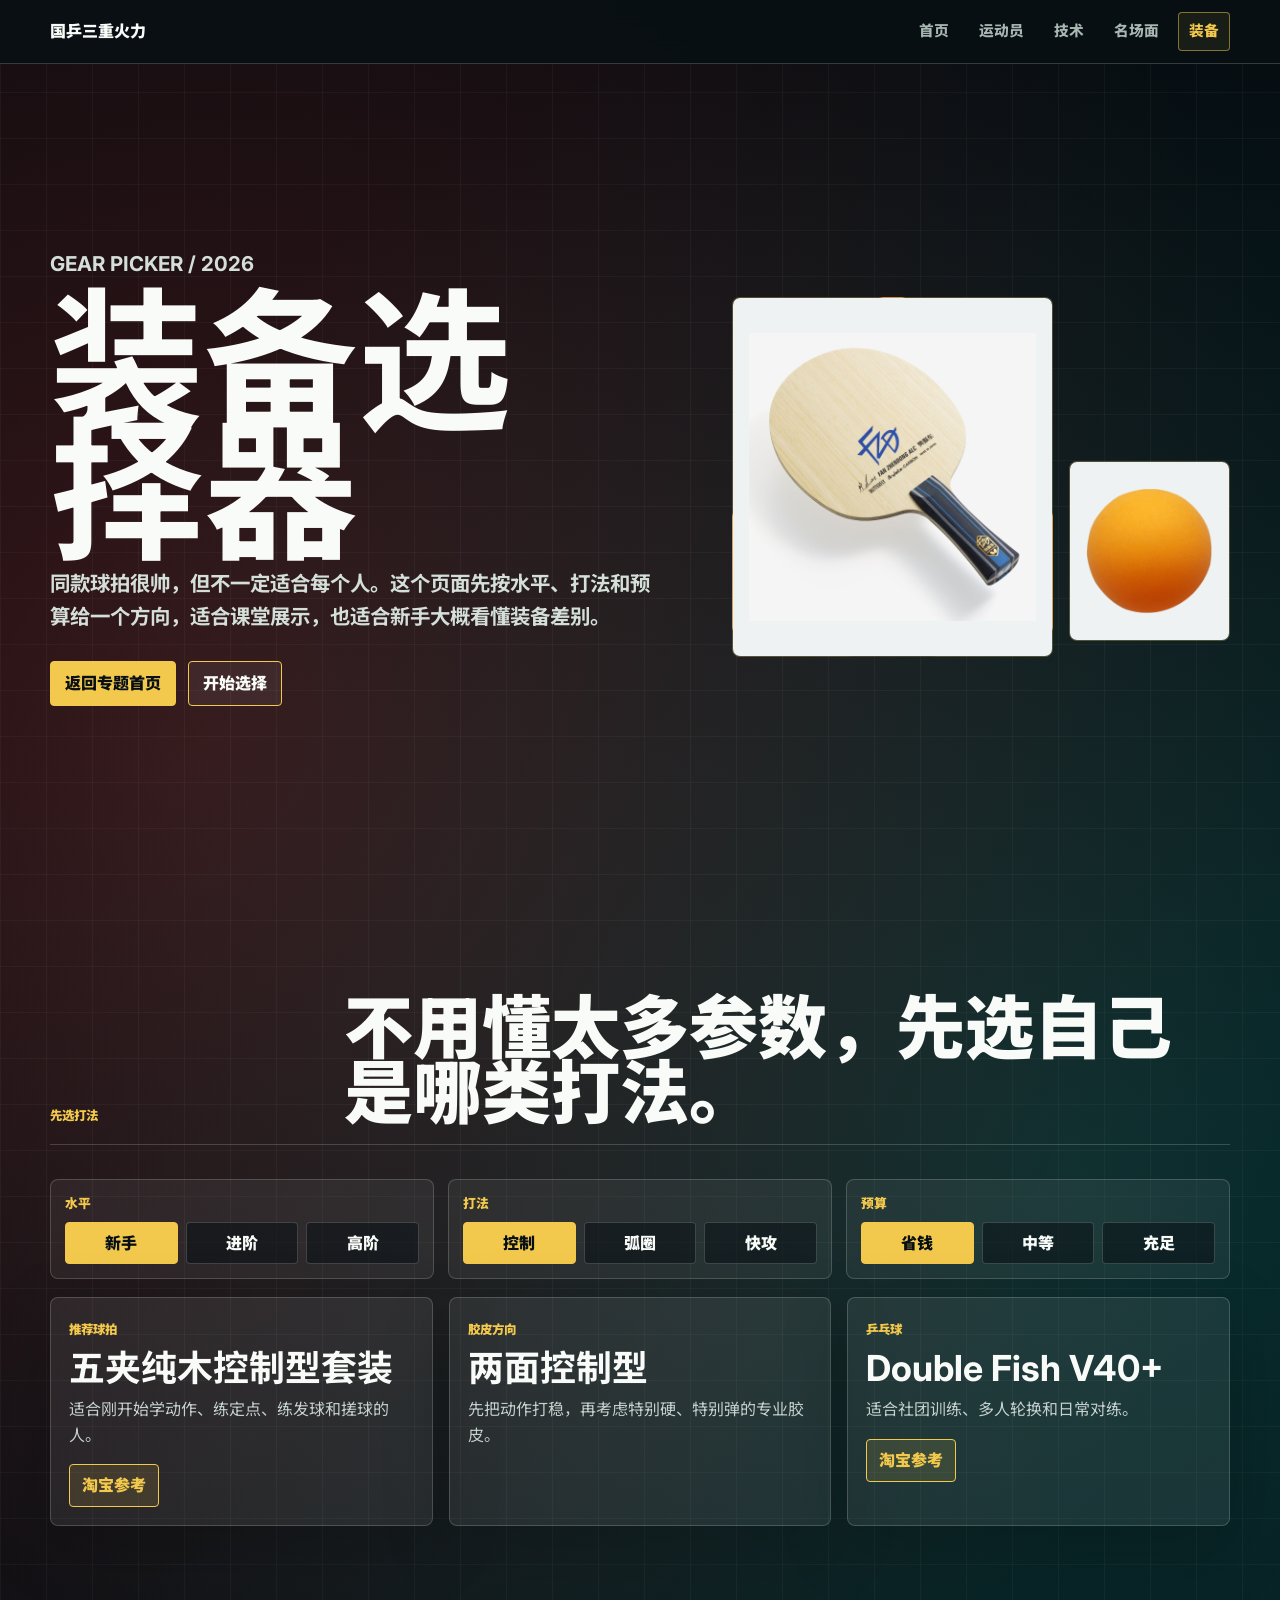
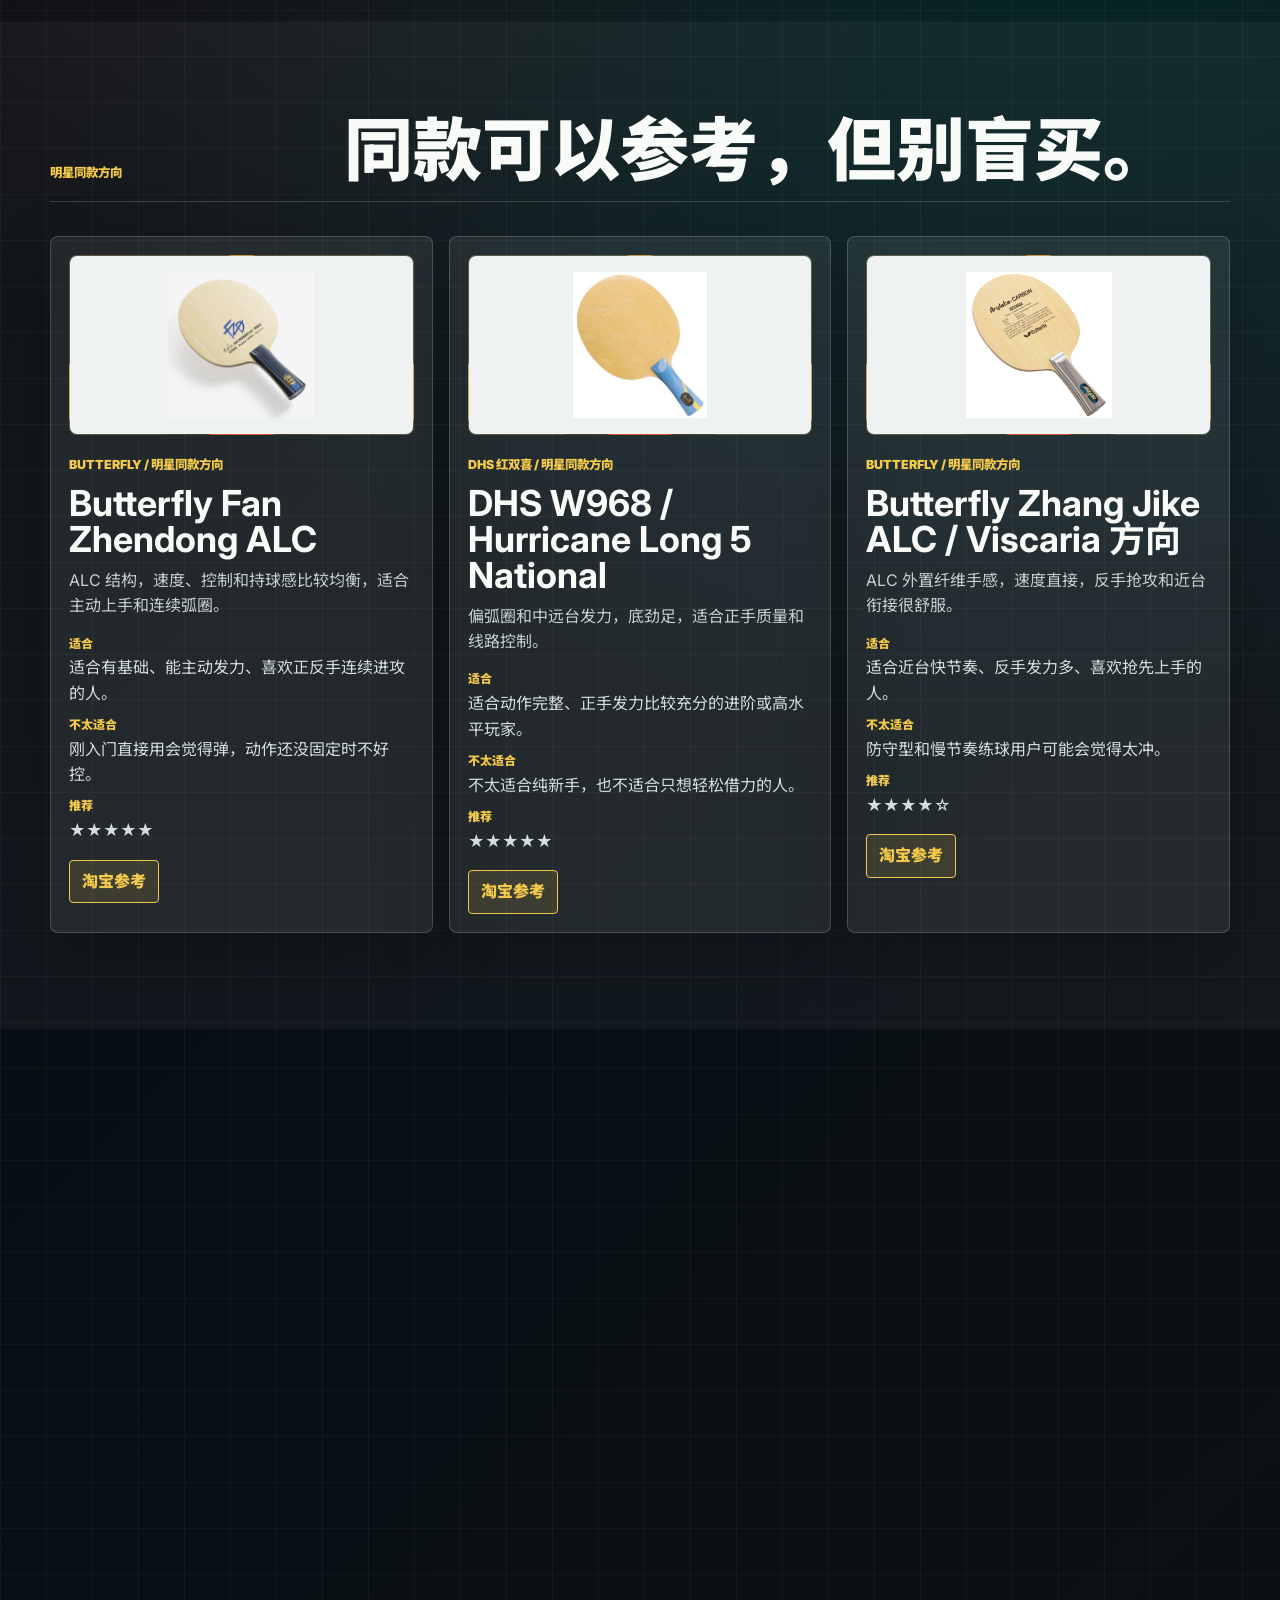
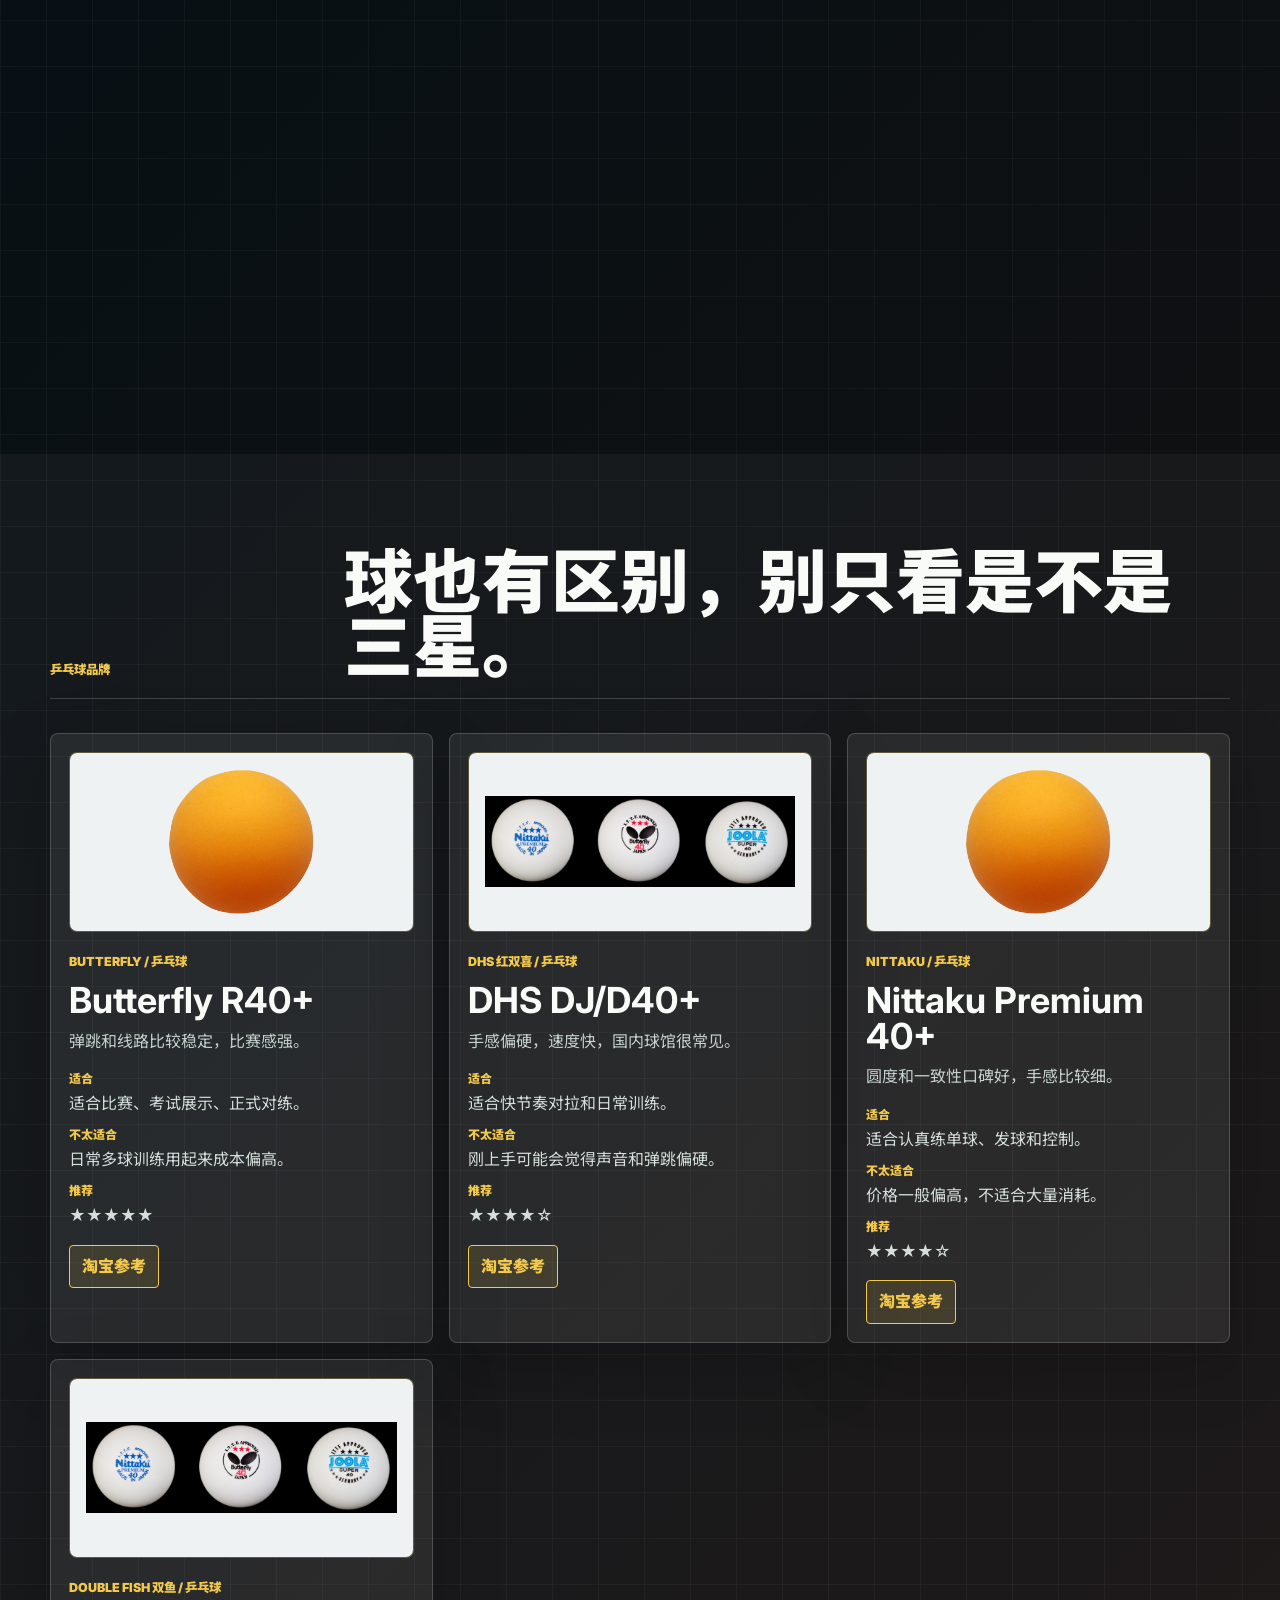
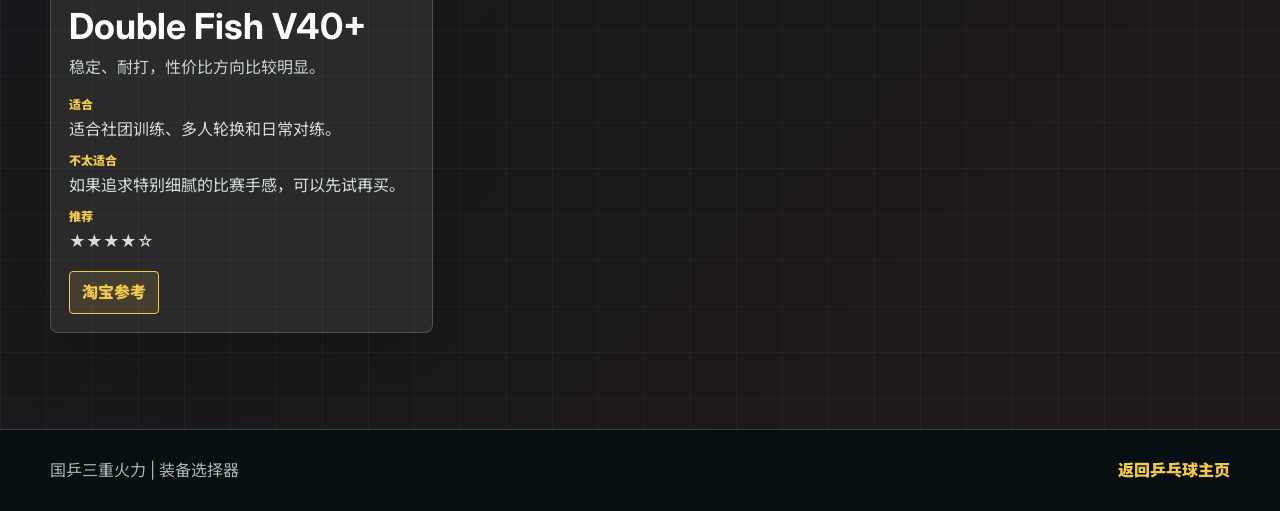
<file: pages/star2/gear.html>
<!DOCTYPE html>
<html lang="zh-CN">
<head>
  <meta charset="UTF-8">
  <meta name="viewport" content="width=device-width, initial-scale=1.0">
  <title>装备选择器 | 国乒三重火力</title>
  <link rel="preconnect" href="https://fonts.googleapis.com">
  <link rel="preconnect" href="https://fonts.gstatic.com" crossorigin>
  <link href="https://fonts.googleapis.com/css2?family=Barlow+Condensed:wght@700;800;900&family=Inter:wght@400;600;700;800;900&family=Noto+Sans+SC:wght@400;500;700;900&display=swap" rel="stylesheet">
  <link rel="stylesheet" href="./style.css">
</head>
<body>
  <header class="poster-header">
    <a class="poster-brand" href="./index.html">国乒三重火力</a>
    <nav class="poster-nav" aria-label="乒乓球专题导航">
      <a href="./index.html">首页</a>
      <a href="./index.html#players">运动员</a>
      <a href="./training.html">技术</a>
      <a href="./moments.html">名场面</a>
      <a class="is-current" href="./gear.html">装备</a>
    </nav>
  </header>

  <main class="profile-main">
    <section class="profile-hero gear-hero">
      <div class="profile-copy">
        <p class="issue-label">Gear Picker / 2026</p>
        <h1>装备选择器</h1>
        <p>同款球拍很帅，但不一定适合每个人。这个页面先按水平、打法和预算给一个方向，适合课堂展示，也适合新手大概看懂装备差别。</p>
        <div class="profile-actions">
          <a href="./index.html">返回专题首页</a>
          <a href="#picker">开始选择</a>
        </div>
      </div>
      <div class="gear-hero-visual" aria-hidden="true">
        <div class="gear-visual large"><img src="./assets/gear/fan-zhendong-alc.jpg" alt="" loading="lazy"><span>ALC</span></div>
        <div class="gear-visual is-ball"><img src="./assets/gear/table-tennis-ball.png" alt="" loading="lazy"><span>40+</span></div>
      </div>
    </section>

    <section class="section gear-picker-section" id="picker">
      <div class="section-heading">
        <span class="section-mark">先选打法</span>
        <h2>不用懂太多参数，先选自己是哪类打法。</h2>
      </div>
      <div class="gear-picker" aria-label="装备推荐选择器">
        <div class="gear-option-group" data-gear-group="level">
          <span>水平</span>
          <button class="is-active" type="button" data-value="beginner">新手</button>
          <button type="button" data-value="intermediate">进阶</button>
          <button type="button" data-value="advanced">高阶</button>
        </div>
        <div class="gear-option-group" data-gear-group="style">
          <span>打法</span>
          <button class="is-active" type="button" data-value="control">控制</button>
          <button type="button" data-value="loop">弧圈</button>
          <button type="button" data-value="fast">快攻</button>
        </div>
        <div class="gear-option-group" data-gear-group="budget">
          <span>预算</span>
          <button class="is-active" type="button" data-value="low">省钱</button>
          <button type="button" data-value="mid">中等</button>
          <button type="button" data-value="high">充足</button>
        </div>
      </div>
      <div class="gear-result" id="gearResult" aria-live="polite"></div>
    </section>

    <section class="section" id="star-gear">
      <div class="section-heading">
        <span class="section-mark">明星同款方向</span>
        <h2>同款可以参考，但别盲买。</h2>
      </div>
      <div class="gear-grid" id="starGearGrid"></div>
    </section>

    <section class="section">
      <div class="section-heading">
        <span class="section-mark">普通推荐</span>
        <h2>大多数人先从好控制的配置开始更稳。</h2>
      </div>
      <div class="gear-grid" id="normalGearGrid"></div>
    </section>

    <section class="section" id="balls">
      <div class="section-heading">
        <span class="section-mark">乒乓球品牌</span>
        <h2>球也有区别，别只看是不是三星。</h2>
      </div>
      <div class="gear-grid ball-grid" id="ballGearGrid"></div>
    </section>
  </main>

  <footer class="poster-footer">
    <p>国乒三重火力 | 装备选择器</p>
    <a href="./index.html">返回乒乓球主页</a>
  </footer>

  <script src="./script.js"></script>
</body>
</html>
</file>
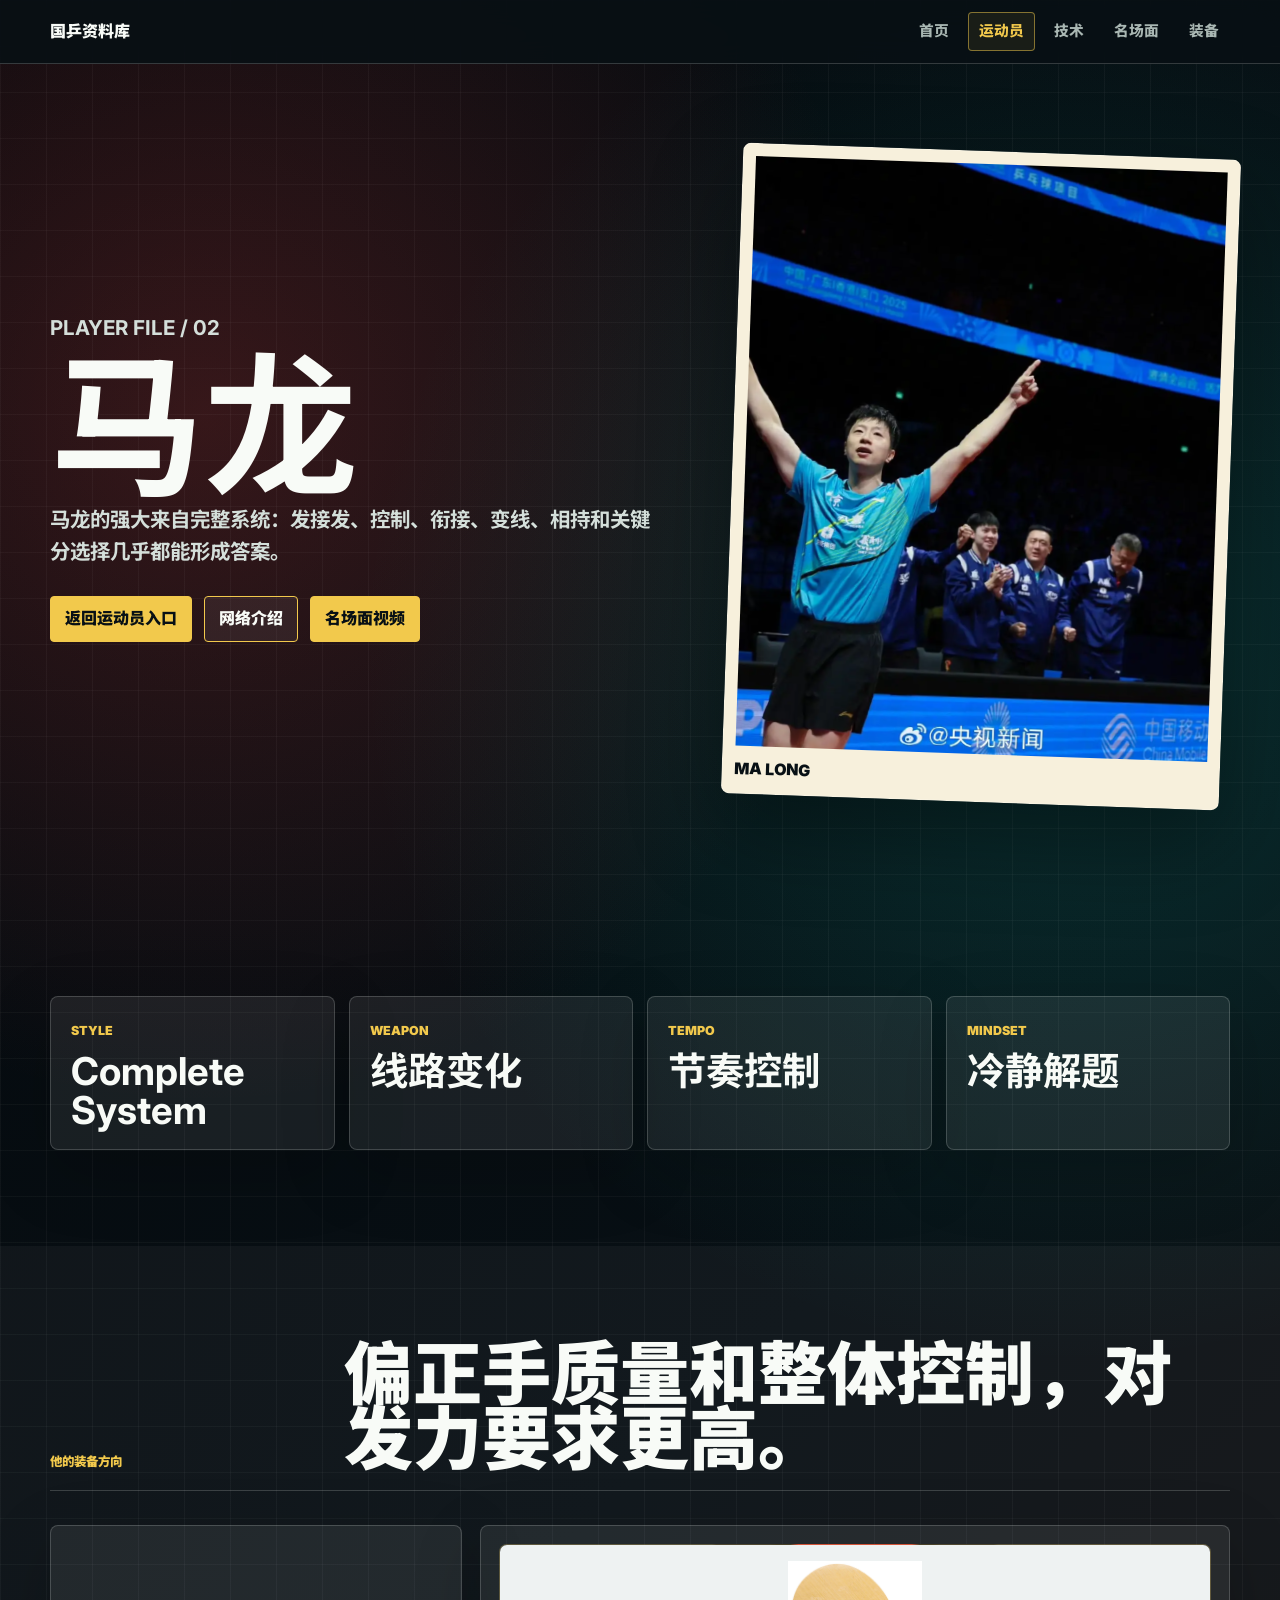
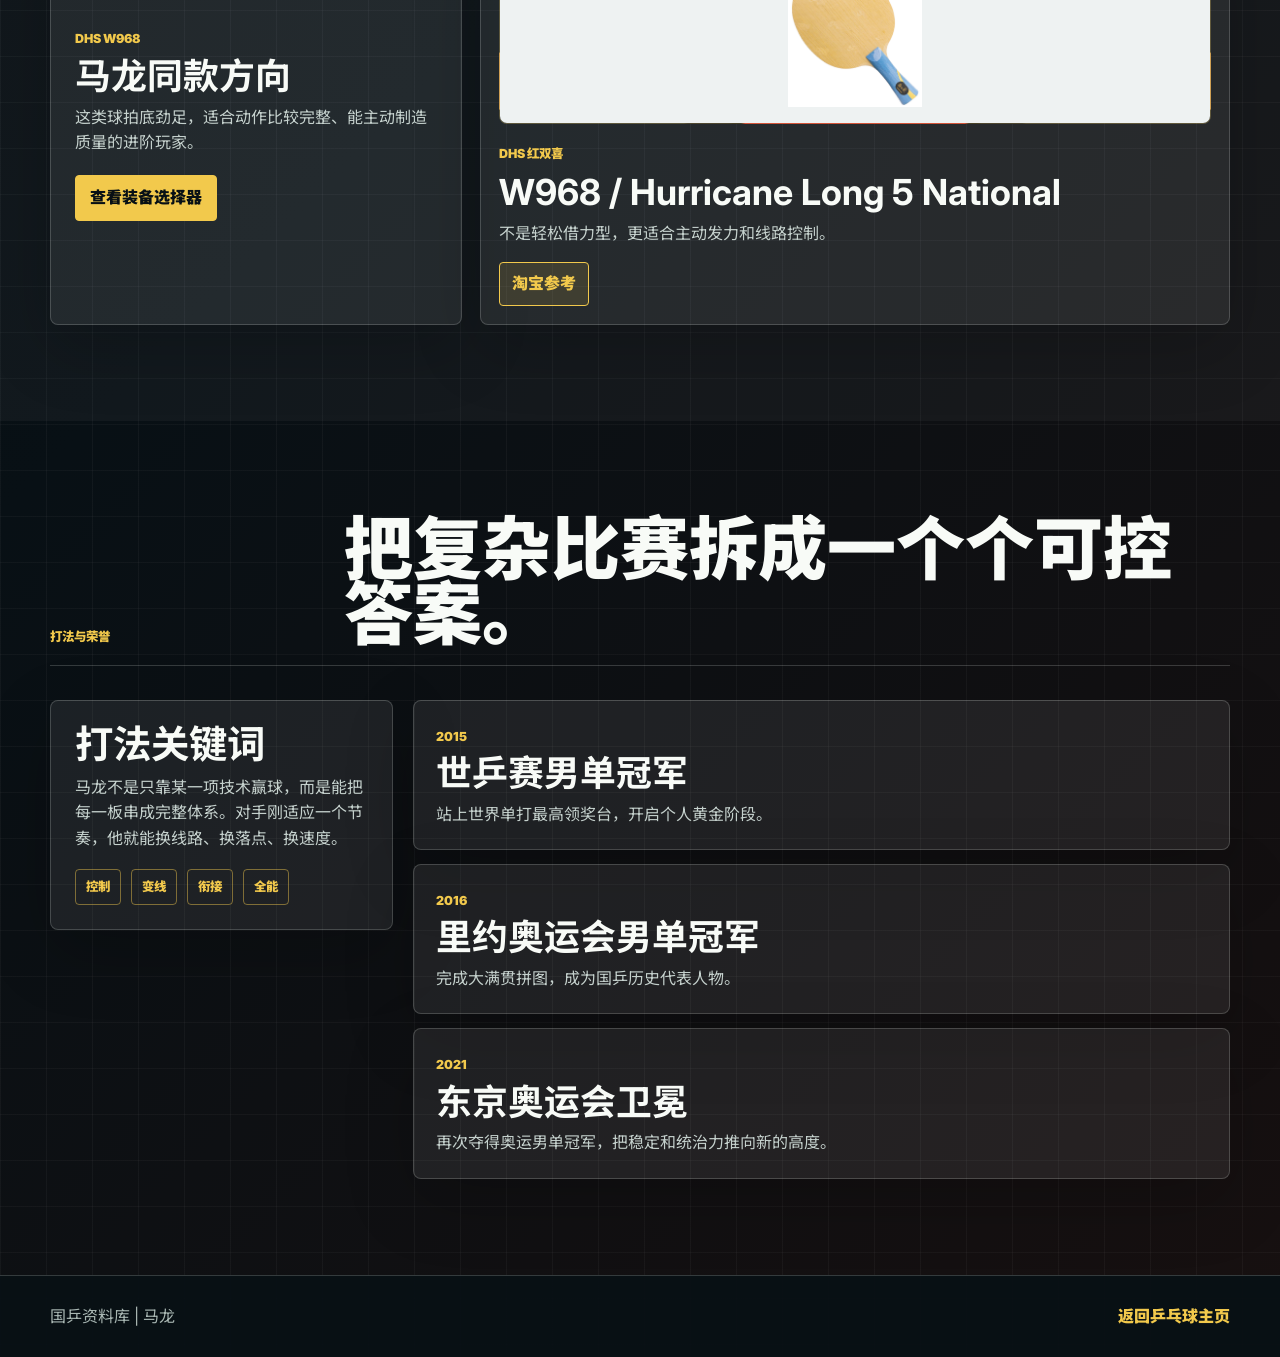
<file: pages/star2/ma-long.html>
<!DOCTYPE html>
<html lang="zh-CN">
<head>
  <meta charset="UTF-8">
  <meta name="viewport" content="width=device-width, initial-scale=1.0">
  <title>马龙 | 国乒资料库</title>
  <link rel="preconnect" href="https://fonts.googleapis.com">
  <link rel="preconnect" href="https://fonts.gstatic.com" crossorigin>
  <link href="https://fonts.googleapis.com/css2?family=Barlow+Condensed:wght@700;800;900&family=Inter:wght@400;600;700;800;900&family=Noto+Sans+SC:wght@400;500;700;900&display=swap" rel="stylesheet">
  <link rel="stylesheet" href="./style.css">
</head>
<body>
  <header class="poster-header">
    <a class="poster-brand" href="./index.html">国乒资料库</a>
    <nav class="poster-nav" aria-label="乒乓球专题导航">
      <a href="./index.html">首页</a>
      <a class="is-current" href="./index.html#players">运动员</a>
      <a href="./training.html">技术</a>
      <a href="./moments.html">名场面</a>
      <a href="./gear.html">装备</a>
    </nav>
  </header>

  <main class="profile-main">
    <section class="profile-hero">
      <div class="profile-copy">
        <p class="issue-label">Player File / 02</p>
        <h1>马龙</h1>
        <p>马龙的强大来自完整系统：发接发、控制、衔接、变线、相持和关键分选择几乎都能形成答案。</p>
        <div class="profile-actions">
          <a href="./index.html#players">返回运动员入口</a>
          <a href="https://zh.wikipedia.org/wiki/%E9%A9%AC%E9%BE%99_%28%E4%B9%92%E4%B9%93%E7%90%83%E8%BF%90%E5%8A%A8%E5%91%98%29" target="_blank" rel="noopener noreferrer">网络介绍</a>
          <a href="./moments.html">名场面视频</a>
        </div>
      </div>
      <figure class="profile-photo">
        <img src="./assets/ma-long-2.png" alt="马龙蓝色球衣庆祝">
        <figcaption>Ma Long</figcaption>
      </figure>
    </section>

    <section class="section">
      <div class="profile-stats">
        <article class="profile-stat"><span>Style</span><strong>Complete System</strong></article>
        <article class="profile-stat"><span>Weapon</span><strong>线路变化</strong></article>
        <article class="profile-stat"><span>Tempo</span><strong>节奏控制</strong></article>
        <article class="profile-stat"><span>Mindset</span><strong>冷静解题</strong></article>
      </div>
    </section>

    <section class="section">
      <div class="section-heading">
        <span class="section-mark">他的装备方向</span>
        <h2>偏正手质量和整体控制，对发力要求更高。</h2>
      </div>
      <div class="gear-preview">
        <article class="gear-intro-card">
          <span>DHS W968</span>
          <h3>马龙同款方向</h3>
          <p>这类球拍底劲足，适合动作比较完整、能主动制造质量的进阶玩家。</p>
          <a href="./gear.html#w968">查看装备选择器</a>
        </article>
        <article class="gear-card compact">
          <div class="gear-visual"><img src="./assets/gear/w968.jpg" alt="W968 球拍" loading="lazy"><span>W968</span></div>
          <span>DHS 红双喜</span>
          <h3>W968 / Hurricane Long 5 National</h3>
          <p>不是轻松借力型，更适合主动发力和线路控制。</p>
          <a class="gear-buy-link" href="https://s.taobao.com/search?q=DHS%20W968%20%E9%A9%AC%E9%BE%99" target="_blank" rel="noopener noreferrer">淘宝参考</a>
        </article>
      </div>
    </section>

    <section class="section">
      <div class="section-heading">
        <span class="section-mark">打法与荣誉</span>
        <h2>把复杂比赛拆成一个个可控答案。</h2>
      </div>
      <div class="profile-layout">
        <article class="profile-note">
          <h3>打法关键词</h3>
          <p>马龙不是只靠某一项技术赢球，而是能把每一板串成完整体系。对手刚适应一个节奏，他就能换线路、换落点、换速度。</p>
          <div class="profile-tags">
            <span>控制</span>
            <span>变线</span>
            <span>衔接</span>
            <span>全能</span>
          </div>
        </article>
        <div class="profile-timeline">
          <article><span>2015</span><h3>世乒赛男单冠军</h3><p>站上世界单打最高领奖台，开启个人黄金阶段。</p></article>
          <article><span>2016</span><h3>里约奥运会男单冠军</h3><p>完成大满贯拼图，成为国乒历史代表人物。</p></article>
          <article><span>2021</span><h3>东京奥运会卫冕</h3><p>再次夺得奥运男单冠军，把稳定和统治力推向新的高度。</p></article>
        </div>
      </div>
    </section>
  </main>

  <footer class="poster-footer">
    <p>国乒资料库 | 马龙</p>
    <a href="./index.html">返回乒乓球主页</a>
  </footer>
</body>
</html>
</file>
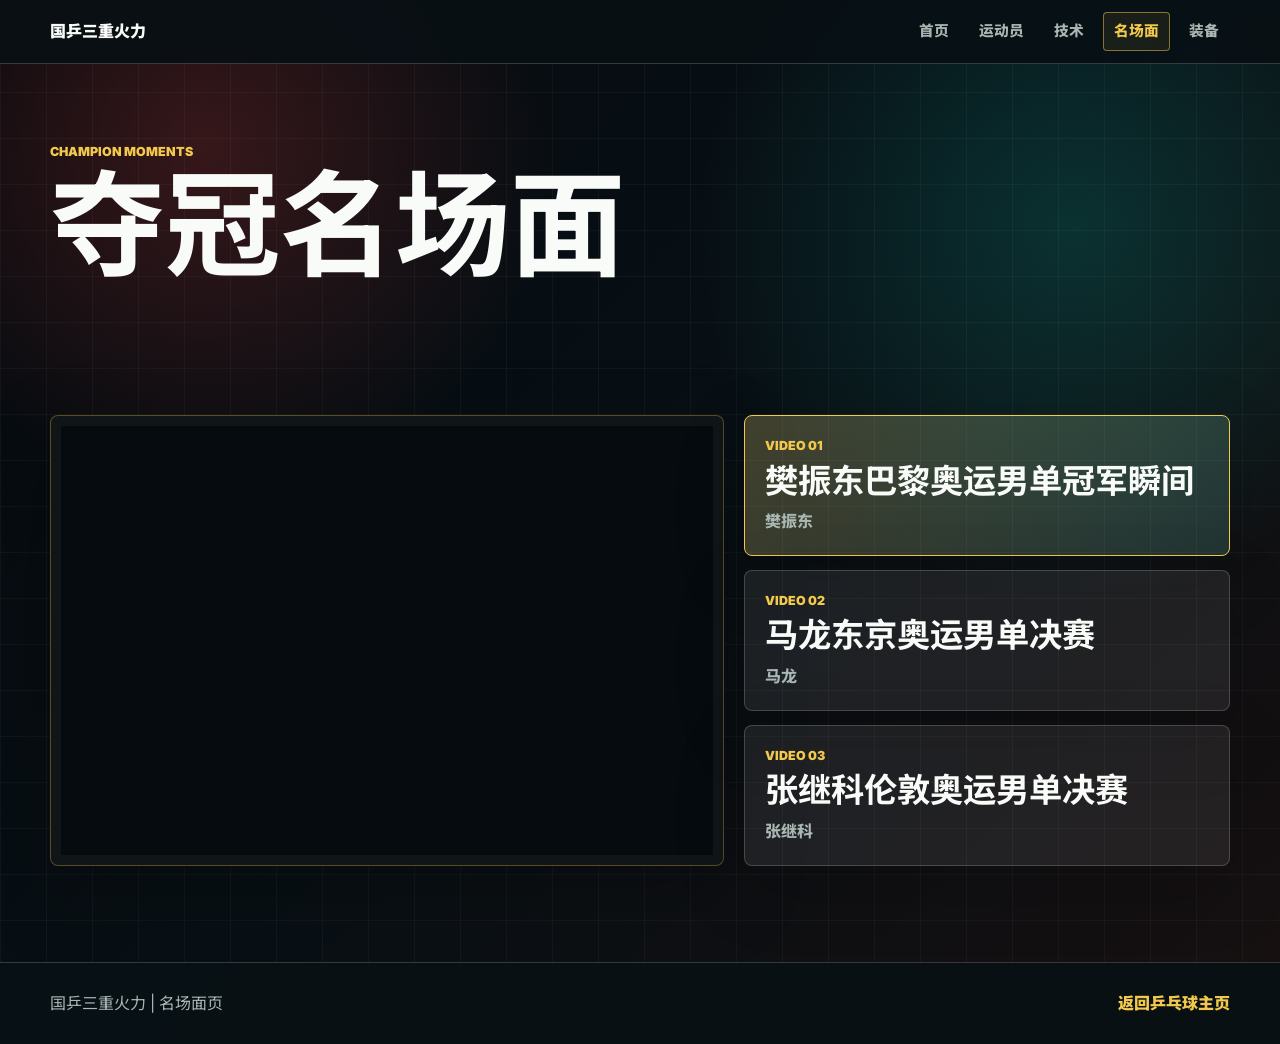
<file: pages/star2/moments.html>
<!DOCTYPE html>
<html lang="zh-CN">
<head>
  <meta charset="UTF-8">
  <meta name="viewport" content="width=device-width, initial-scale=1.0">
  <title>夺冠名场面 | 国乒三重火力</title>
  <link rel="preconnect" href="https://fonts.googleapis.com">
  <link rel="preconnect" href="https://fonts.gstatic.com" crossorigin>
  <link href="https://fonts.googleapis.com/css2?family=Barlow+Condensed:wght@700;800;900&family=Inter:wght@400;600;700;800;900&family=Noto+Sans+SC:wght@400;500;700;900&display=swap" rel="stylesheet">
  <link rel="stylesheet" href="./style.css">
</head>
<body>
  <header class="poster-header">
    <a class="poster-brand" href="./index.html">国乒三重火力</a>
    <nav class="poster-nav" aria-label="乒乓球专题导航">
      <a href="./index.html">首页</a>
      <a href="./index.html#players">运动员</a>
      <a href="./training.html">技术</a>
      <a class="is-current" href="./moments.html">名场面</a>
      <a href="./gear.html">装备</a>
    </nav>
  </header>

  <main class="poster-page">
    <section class="subpage-hero">
      <p class="issue-label">Champion Moments</p>
      <h1>夺冠名场面</h1>
    </section>

    <section class="section video-section" id="video">
      <div class="video-stage">
        <div class="video-screen">
          <iframe
            id="biliPlayer"
            title="Bilibili 乒乓球名场面播放器"
            src="https://player.bilibili.com/player.html?bvid=BV1fsdtYREdM&autoplay=0&danmaku=0"
            allowfullscreen>
          </iframe>
        </div>
        <div class="video-link-list" id="videoLinkList" aria-label="Bilibili名场面视频"></div>
      </div>
    </section>
  </main>

  <footer class="poster-footer">
    <p>国乒三重火力 | 名场面页</p>
    <a href="./index.html">返回乒乓球主页</a>
  </footer>

  <script src="./script.js"></script>
</body>
</html>
</file>
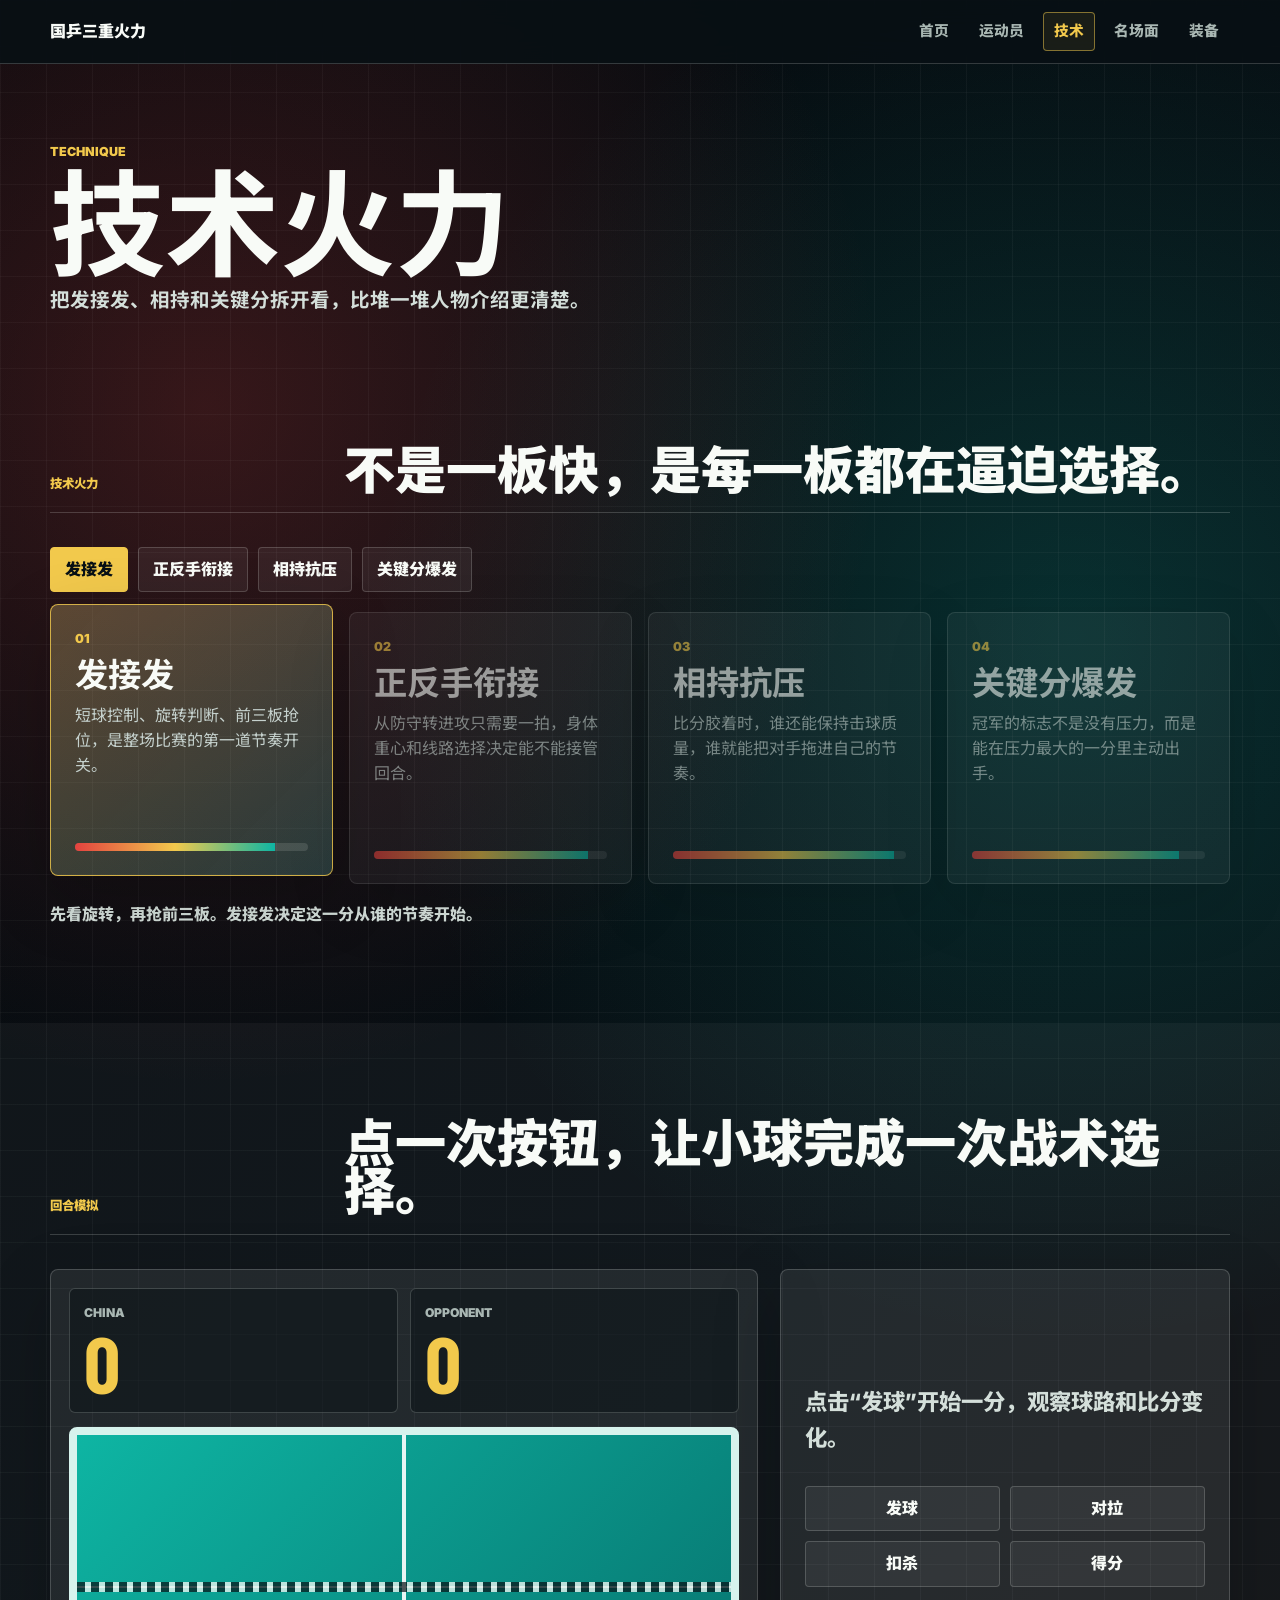
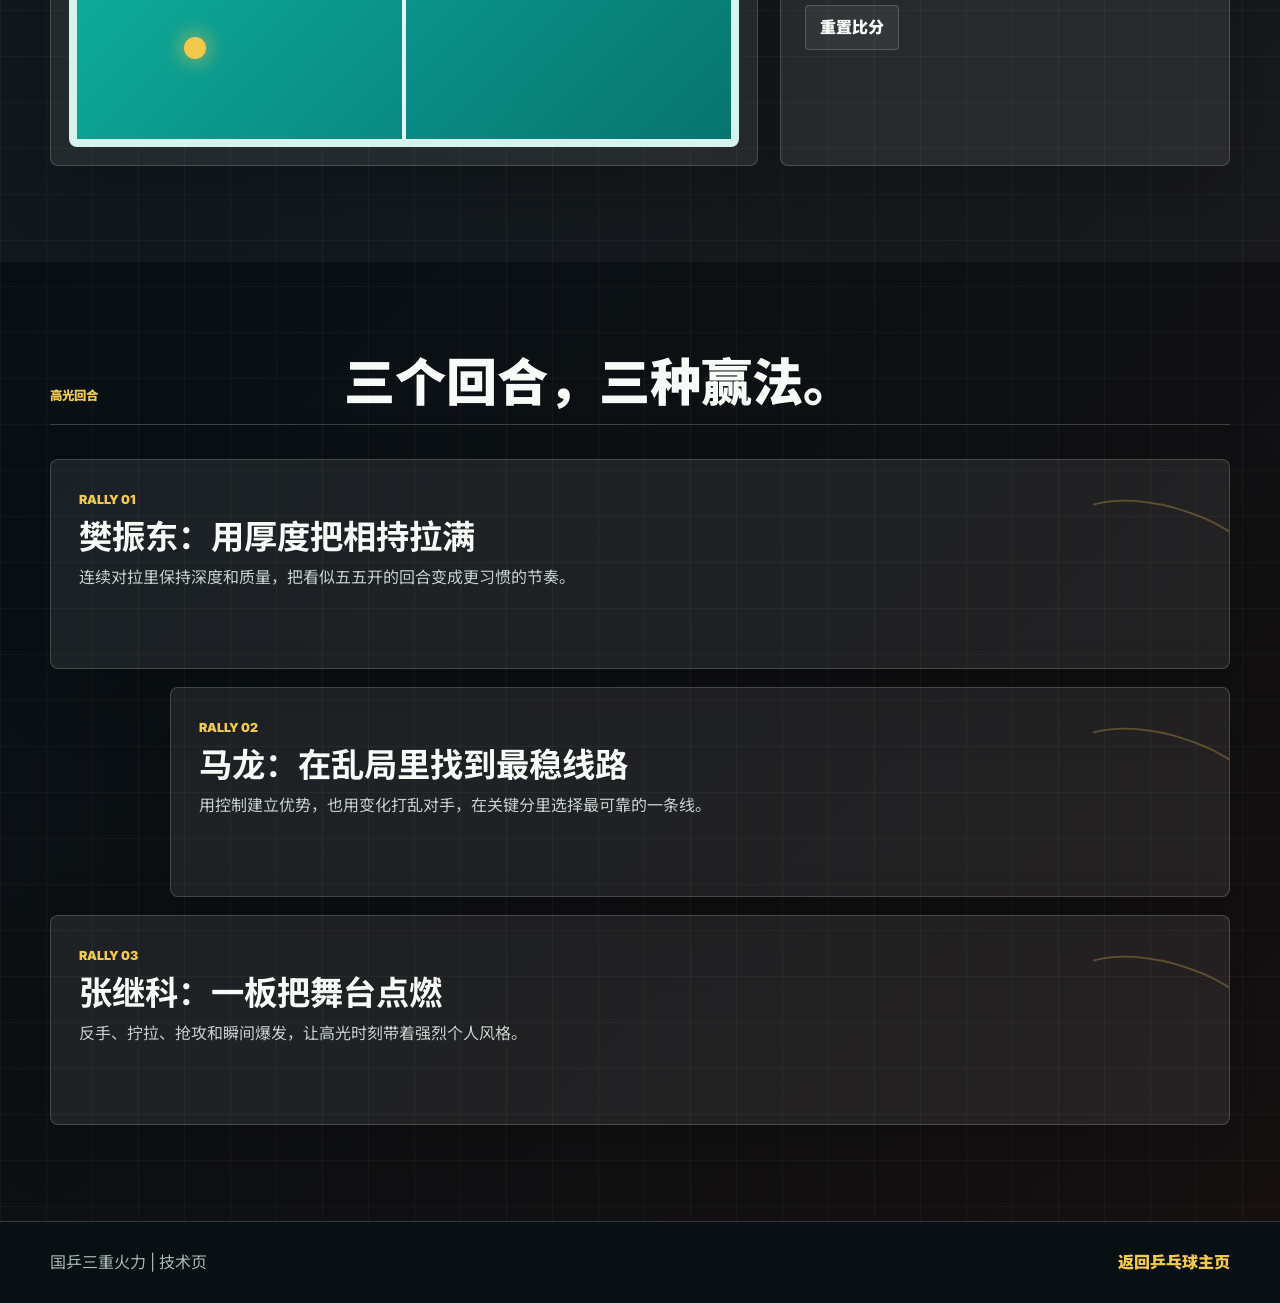
<file: pages/star2/training.html>
<!DOCTYPE html>
<html lang="zh-CN">
<head>
  <meta charset="UTF-8">
  <meta name="viewport" content="width=device-width, initial-scale=1.0">
  <title>技术火力 | 国乒三重火力</title>
  <link rel="preconnect" href="https://fonts.googleapis.com">
  <link rel="preconnect" href="https://fonts.gstatic.com" crossorigin>
  <link href="https://fonts.googleapis.com/css2?family=Barlow+Condensed:wght@700;800;900&family=Inter:wght@400;600;700;800;900&family=Noto+Sans+SC:wght@400;500;700;900&display=swap" rel="stylesheet">
  <link rel="stylesheet" href="./style.css">
</head>
<body>
  <header class="poster-header">
    <a class="poster-brand" href="./index.html">国乒三重火力</a>
    <nav class="poster-nav" aria-label="乒乓球专题导航">
      <a href="./index.html">首页</a>
      <a href="./index.html#players">运动员</a>
      <a class="is-current" href="./training.html">技术</a>
      <a href="./moments.html">名场面</a>
      <a href="./gear.html">装备</a>
    </nav>
  </header>

  <main class="poster-page">
    <section class="subpage-hero">
      <p class="issue-label">Technique</p>
      <h1>技术火力</h1>
      <p>把发接发、相持和关键分拆开看，比堆一堆人物介绍更清楚。</p>
    </section>

    <section class="section arsenal-section" id="arsenal">
      <div class="section-heading compact-heading">
        <span class="section-mark">技术火力</span>
        <h2>不是一板快，是每一板都在逼迫选择。</h2>
      </div>
      <div class="tech-switcher" id="techSwitcher" role="tablist" aria-label="选择技术火力"></div>
      <div class="arsenal-grid">
        <article data-tech-card="serve">
          <span>01</span>
          <h3>发接发</h3>
          <p>短球控制、旋转判断、前三板抢位，是整场比赛的第一道节奏开关。</p>
          <div class="power-bar"><span style="--power: 86%"></span></div>
        </article>
        <article data-tech-card="link">
          <span>02</span>
          <h3>正反手衔接</h3>
          <p>从防守转进攻只需要一拍，身体重心和线路选择决定能不能接管回合。</p>
          <div class="power-bar"><span style="--power: 92%"></span></div>
        </article>
        <article data-tech-card="rally">
          <span>03</span>
          <h3>相持抗压</h3>
          <p>比分胶着时，谁还能保持击球质量，谁就能把对手拖进自己的节奏。</p>
          <div class="power-bar"><span style="--power: 95%"></span></div>
        </article>
        <article data-tech-card="clutch">
          <span>04</span>
          <h3>关键分爆发</h3>
          <p>冠军的标志不是没有压力，而是能在压力最大的一分里主动出手。</p>
          <div class="power-bar"><span style="--power: 89%"></span></div>
        </article>
      </div>
      <p class="tech-note" id="techNote" aria-live="polite"></p>
    </section>

    <section class="section rally-simulator-section" id="simulator">
      <div class="section-heading compact-heading">
        <span class="section-mark">回合模拟</span>
        <h2>点一次按钮，让小球完成一次战术选择。</h2>
      </div>
      <div class="simulator-layout">
        <div class="table-simulator" aria-label="国乒回合模拟球台">
          <div class="score-board">
            <div><span>China</span><strong id="chinaScore">0</strong></div>
            <div><span>Opponent</span><strong id="opponentScore">0</strong></div>
          </div>
          <div class="ping-table" id="pingTable">
            <span class="table-net"></span>
            <span class="ping-ball" id="pingBall"></span>
          </div>
        </div>
        <div class="simulator-controls">
          <p class="simulator-status" id="simulatorStatus">点击“发球”开始一分，观察球路和比分变化。</p>
          <div class="rally-buttons" id="rallyButtons"></div>
          <button class="simulator-reset" id="simulatorReset" type="button">重置比分</button>
        </div>
      </div>
    </section>

    <section class="section rally-section">
      <div class="section-heading compact-heading">
        <span class="section-mark">高光回合</span>
        <h2>三个回合，三种赢法。</h2>
      </div>
      <div class="rally-stack">
        <article><span>Rally 01</span><h3>樊振东：用厚度把相持拉满</h3><p>连续对拉里保持深度和质量，把看似五五开的回合变成更习惯的节奏。</p></article>
        <article><span>Rally 02</span><h3>马龙：在乱局里找到最稳线路</h3><p>用控制建立优势，也用变化打乱对手，在关键分里选择最可靠的一条线。</p></article>
        <article><span>Rally 03</span><h3>张继科：一板把舞台点燃</h3><p>反手、拧拉、抢攻和瞬间爆发，让高光时刻带着强烈个人风格。</p></article>
      </div>
    </section>
  </main>

  <footer class="poster-footer">
    <p>国乒三重火力 | 技术页</p>
    <a href="./index.html">返回乒乓球主页</a>
  </footer>

  <script src="./script.js"></script>
</body>
</html>
</file>
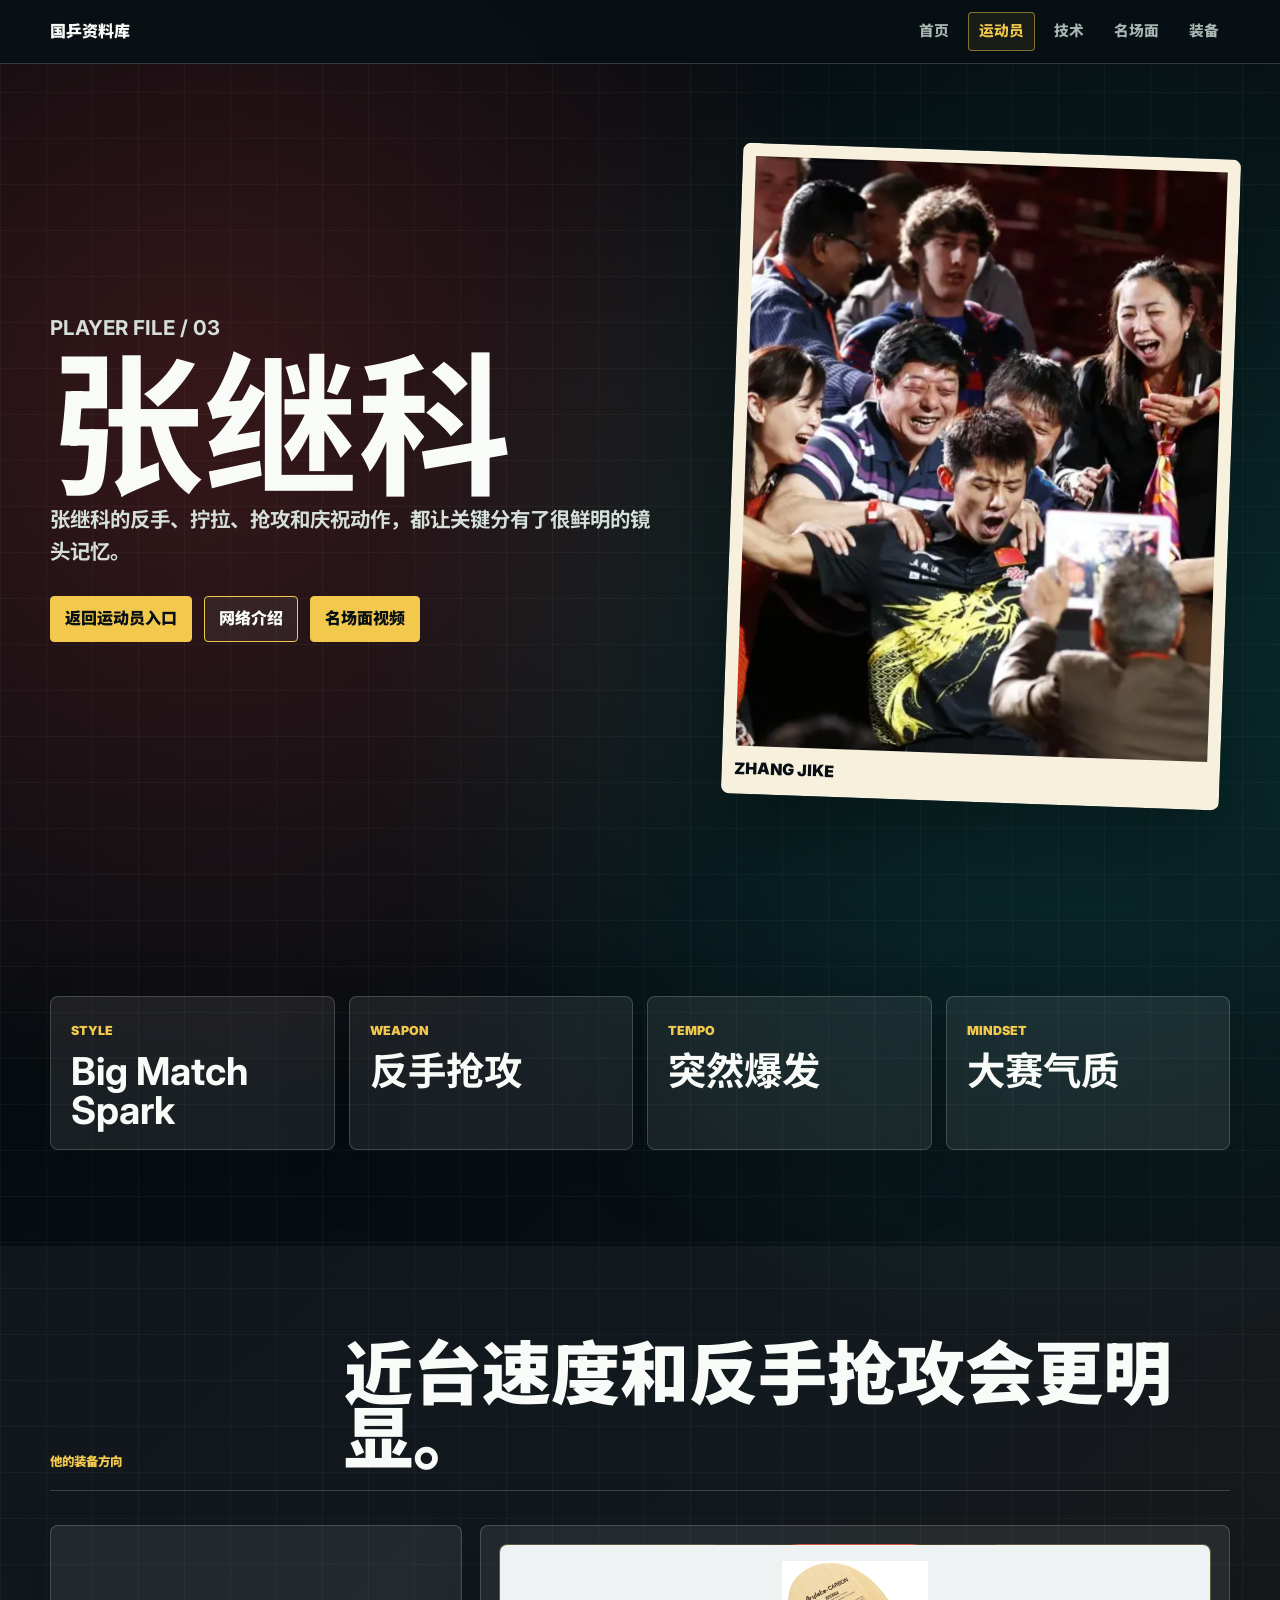
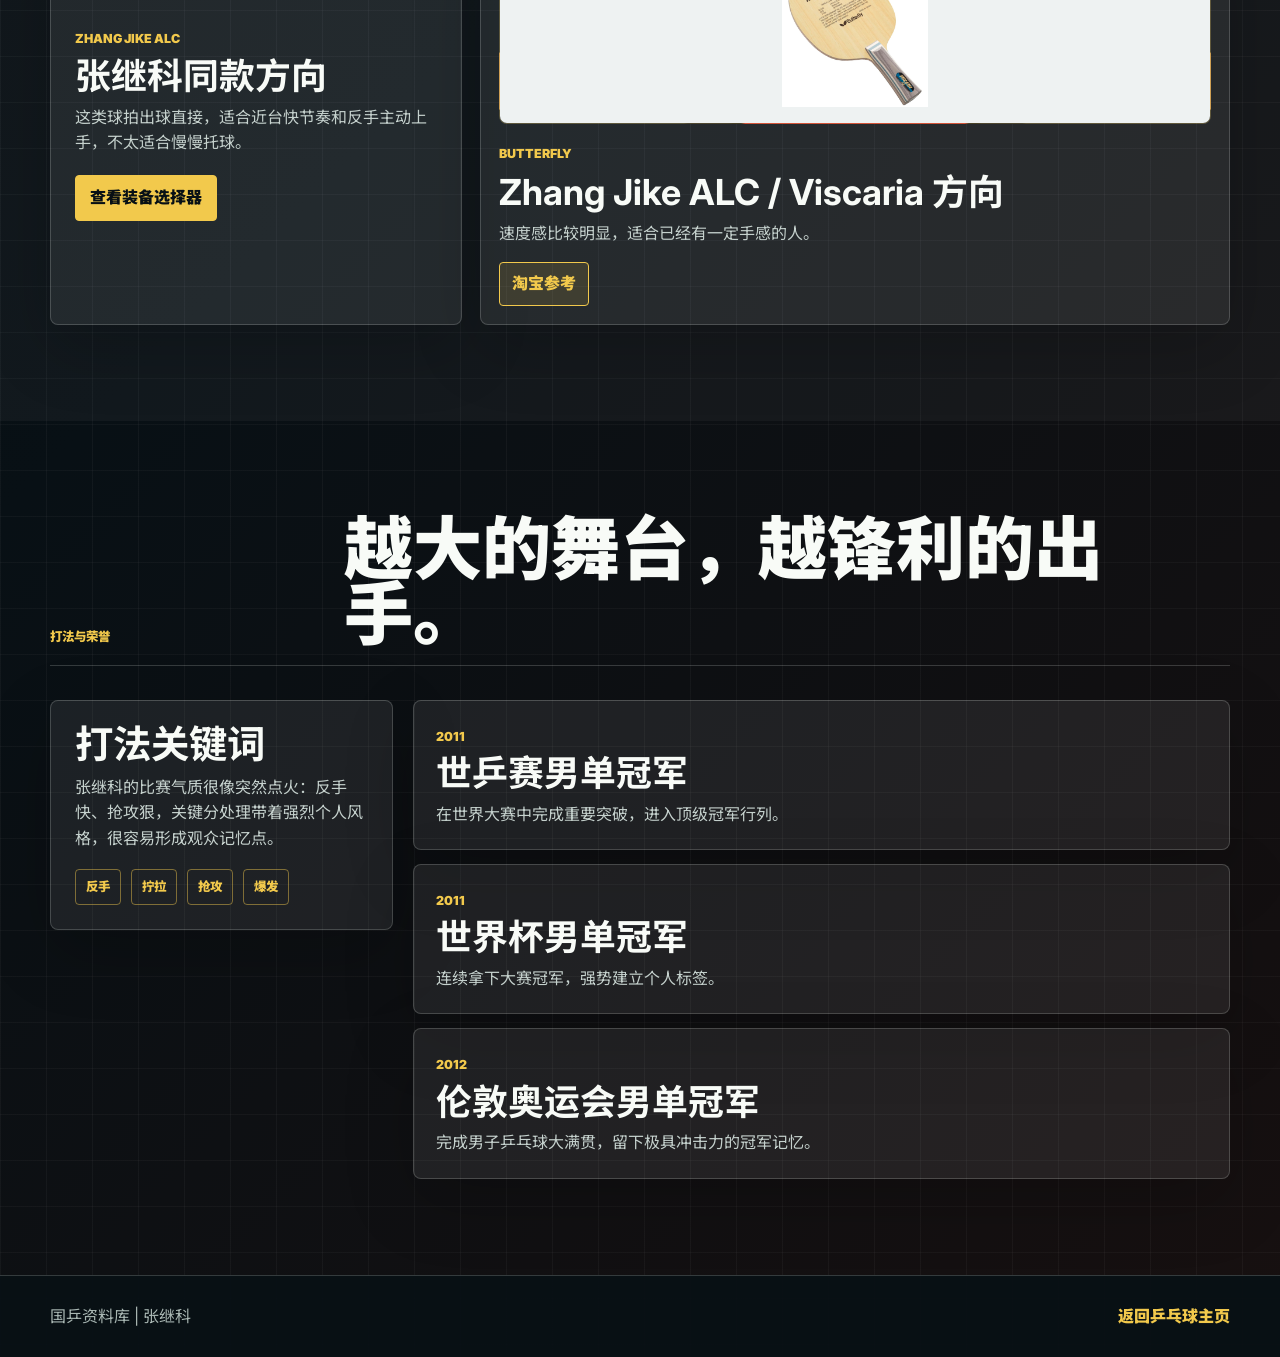
<file: pages/star2/zhang-jike.html>
<!DOCTYPE html>
<html lang="zh-CN">
<head>
  <meta charset="UTF-8">
  <meta name="viewport" content="width=device-width, initial-scale=1.0">
  <title>张继科 | 国乒资料库</title>
  <link rel="preconnect" href="https://fonts.googleapis.com">
  <link rel="preconnect" href="https://fonts.gstatic.com" crossorigin>
  <link href="https://fonts.googleapis.com/css2?family=Barlow+Condensed:wght@700;800;900&family=Inter:wght@400;600;700;800;900&family=Noto+Sans+SC:wght@400;500;700;900&display=swap" rel="stylesheet">
  <link rel="stylesheet" href="./style.css">
</head>
<body>
  <header class="poster-header">
    <a class="poster-brand" href="./index.html">国乒资料库</a>
    <nav class="poster-nav" aria-label="乒乓球专题导航">
      <a href="./index.html">首页</a>
      <a class="is-current" href="./index.html#players">运动员</a>
      <a href="./training.html">技术</a>
      <a href="./moments.html">名场面</a>
      <a href="./gear.html">装备</a>
    </nav>
  </header>

  <main class="profile-main">
    <section class="profile-hero">
      <div class="profile-copy">
        <p class="issue-label">Player File / 03</p>
        <h1>张继科</h1>
        <p>张继科的反手、拧拉、抢攻和庆祝动作，都让关键分有了很鲜明的镜头记忆。</p>
        <div class="profile-actions">
          <a href="./index.html#players">返回运动员入口</a>
          <a href="https://zh.wikipedia.org/wiki/%E5%BC%A0%E7%BB%A7%E7%A7%91" target="_blank" rel="noopener noreferrer">网络介绍</a>
          <a href="./moments.html">名场面视频</a>
        </div>
      </div>
      <figure class="profile-photo">
        <img src="./assets/zhang-jike-2.png" alt="张继科与观众互动庆祝">
        <figcaption>Zhang Jike</figcaption>
      </figure>
    </section>

    <section class="section">
      <div class="profile-stats">
        <article class="profile-stat"><span>Style</span><strong>Big Match Spark</strong></article>
        <article class="profile-stat"><span>Weapon</span><strong>反手抢攻</strong></article>
        <article class="profile-stat"><span>Tempo</span><strong>突然爆发</strong></article>
        <article class="profile-stat"><span>Mindset</span><strong>大赛气质</strong></article>
      </div>
    </section>

    <section class="section">
      <div class="section-heading">
        <span class="section-mark">他的装备方向</span>
        <h2>近台速度和反手抢攻会更明显。</h2>
      </div>
      <div class="gear-preview">
        <article class="gear-intro-card">
          <span>Zhang Jike ALC</span>
          <h3>张继科同款方向</h3>
          <p>这类球拍出球直接，适合近台快节奏和反手主动上手，不太适合慢慢托球。</p>
          <a href="./gear.html#zjk-alc">查看装备选择器</a>
        </article>
        <article class="gear-card compact">
          <div class="gear-visual"><img src="./assets/gear/viscaria.jpg" alt="ALC 方向球拍" loading="lazy"><span>ZJK ALC</span></div>
          <span>Butterfly</span>
          <h3>Zhang Jike ALC / Viscaria 方向</h3>
          <p>速度感比较明显，适合已经有一定手感的人。</p>
          <a class="gear-buy-link" href="https://s.taobao.com/search?q=Butterfly%20Zhang%20Jike%20ALC" target="_blank" rel="noopener noreferrer">淘宝参考</a>
        </article>
      </div>
    </section>

    <section class="section">
      <div class="section-heading">
        <span class="section-mark">打法与荣誉</span>
        <h2>越大的舞台，越锋利的出手。</h2>
      </div>
      <div class="profile-layout">
        <article class="profile-note">
          <h3>打法关键词</h3>
          <p>张继科的比赛气质很像突然点火：反手快、抢攻狠，关键分处理带着强烈个人风格，很容易形成观众记忆点。</p>
          <div class="profile-tags">
            <span>反手</span>
            <span>拧拉</span>
            <span>抢攻</span>
            <span>爆发</span>
          </div>
        </article>
        <div class="profile-timeline">
          <article><span>2011</span><h3>世乒赛男单冠军</h3><p>在世界大赛中完成重要突破，进入顶级冠军行列。</p></article>
          <article><span>2011</span><h3>世界杯男单冠军</h3><p>连续拿下大赛冠军，强势建立个人标签。</p></article>
          <article><span>2012</span><h3>伦敦奥运会男单冠军</h3><p>完成男子乒乓球大满贯，留下极具冲击力的冠军记忆。</p></article>
        </div>
      </div>
    </section>
  </main>

  <footer class="poster-footer">
    <p>国乒资料库 | 张继科</p>
    <a href="./index.html">返回乒乓球主页</a>
  </footer>
</body>
</html>
</file>
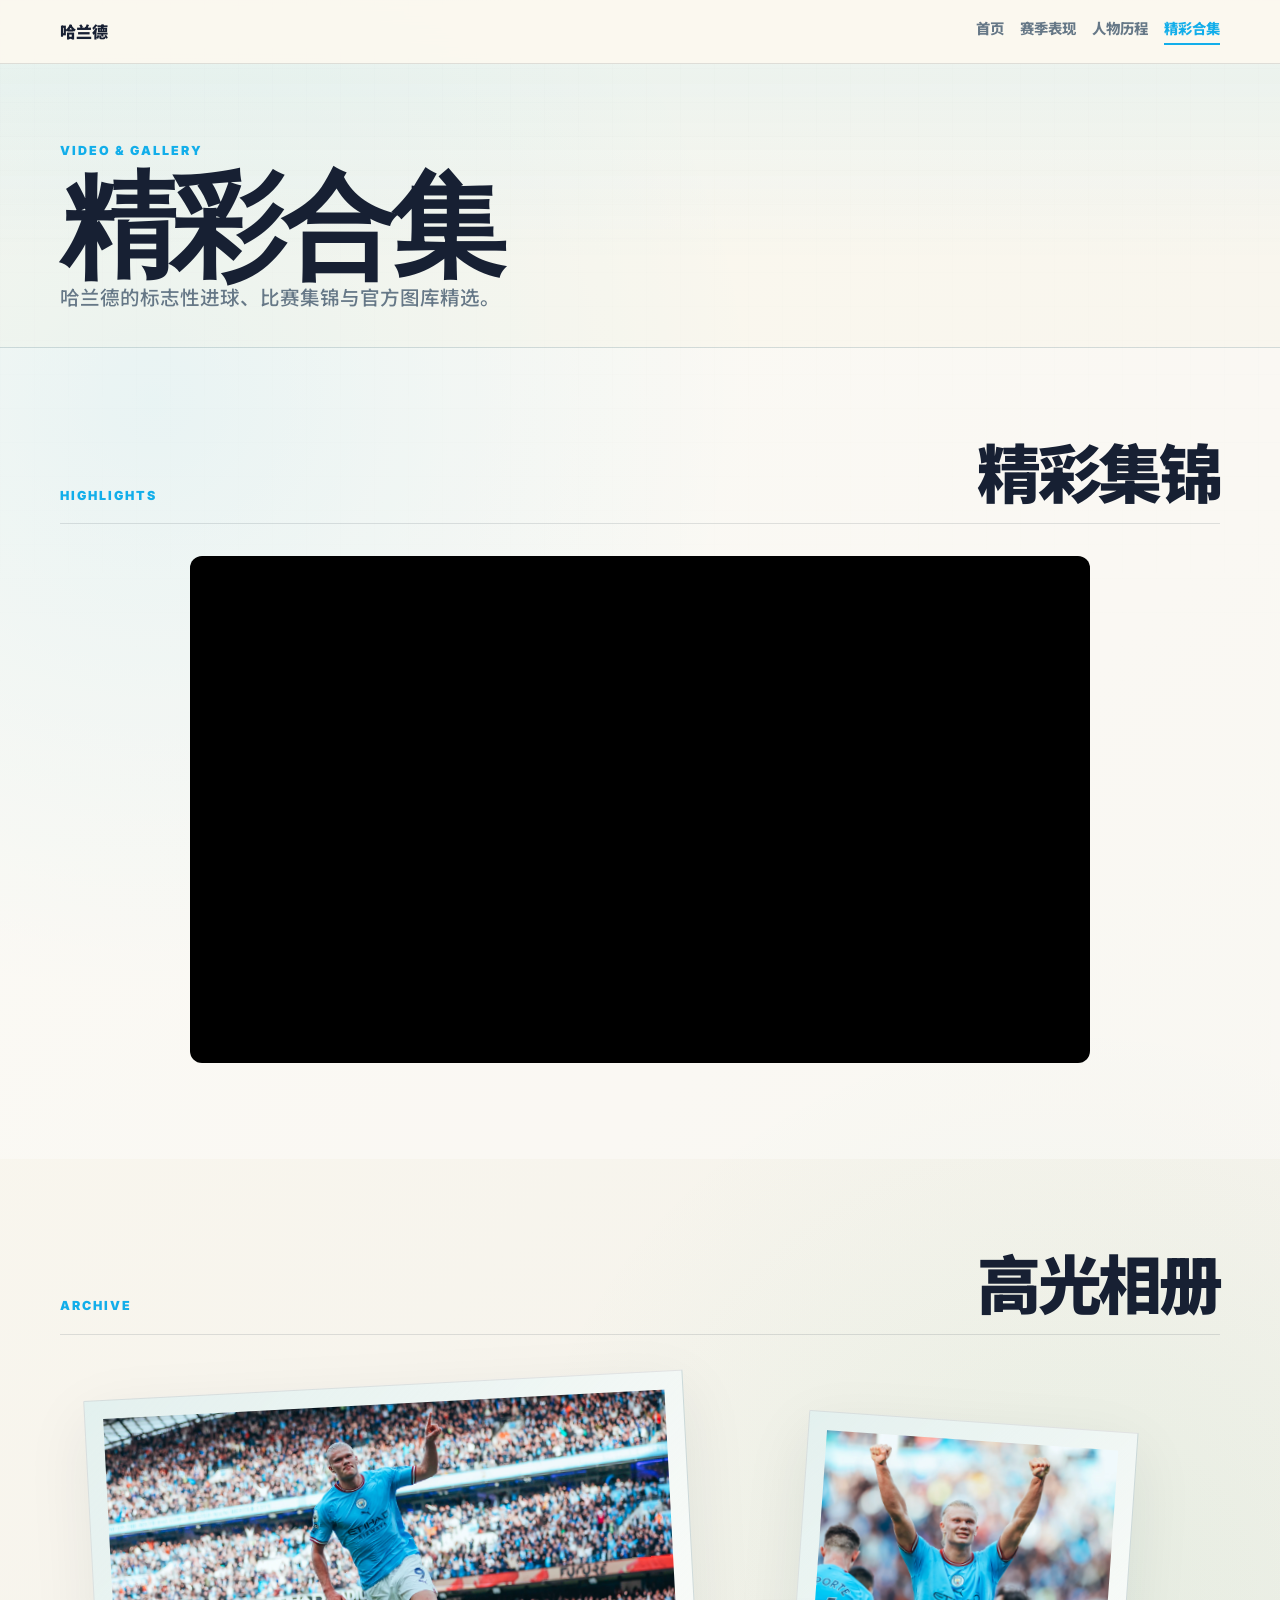
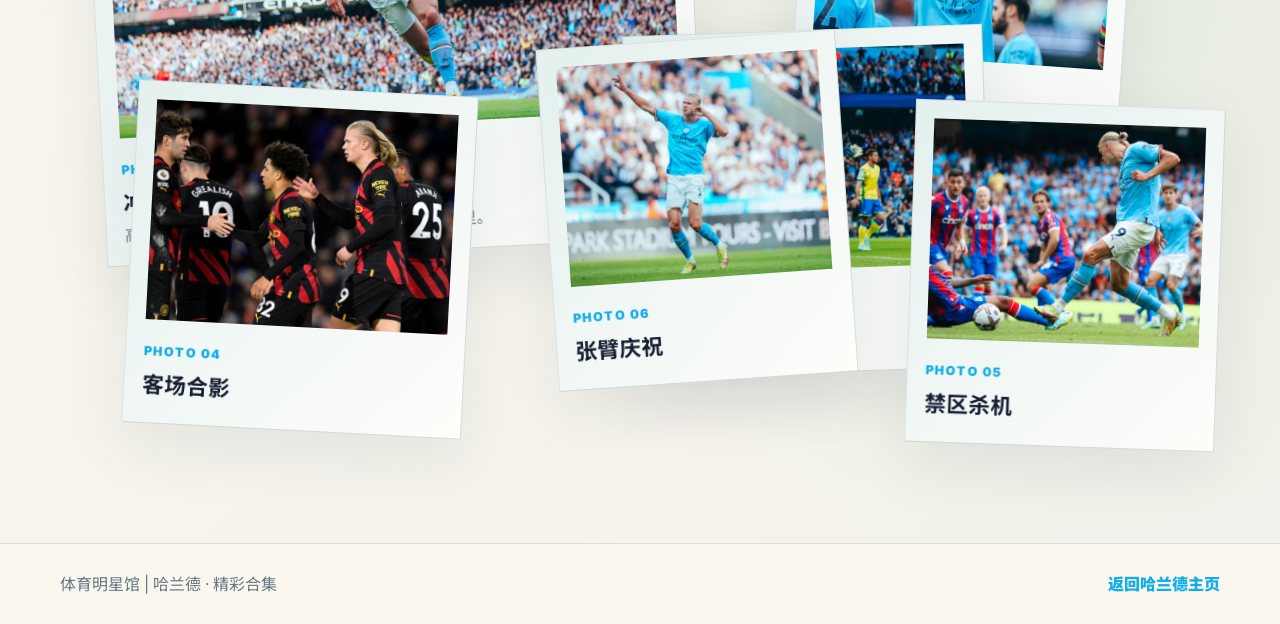
<file: pages/star4/highlights.html>
<!DOCTYPE html>
<html lang="zh-CN">
<head>
  <meta charset="UTF-8">
  <meta name="viewport" content="width=device-width, initial-scale=1.0">
  <title>精彩合集 | 哈兰德</title>
  <link rel="preconnect" href="https://fonts.googleapis.com">
  <link rel="preconnect" href="https://fonts.gstatic.com" crossorigin>
  <link href="https://fonts.googleapis.com/css2?family=Barlow+Condensed:wght@700;800;900&family=Inter:wght@400;500;600;700;800;900&family=Noto+Sans+SC:wght@400;500;700;900&display=swap" rel="stylesheet">
  <link rel="stylesheet" href="./style.css">
</head>
<body>
  <header class="site-header">
    <a class="site-brand" href="./index.html">哈兰德</a>
    <nav class="site-nav" aria-label="页面导航">
      <a href="./index.html">首页</a>
      <a href="./seasons.html">赛季表现</a>
      <a href="./journey.html">人物历程</a>
      <a class="is-current" href="./highlights.html">精彩合集</a>
    </nav>
  </header>

  <main class="page-shell">
    <section class="subpage-hero">
      <p class="eyebrow">Video & Gallery</p>
      <h1>精彩合集</h1>
      <p>哈兰德的标志性进球、比赛集锦与官方图库精选。</p>
    </section>

    <section class="section video-section" id="highlights">
      <div class="section-heading">
        <span class="section-label">Highlights</span>
        <h2>精彩集锦</h2>
      </div>
      <div class="video-wrapper">
        <iframe
          src="https://player.bilibili.com/player.html?bvid=BV1zASaB5EZ1"
          allowfullscreen
          loading="lazy"
          title="哈兰德精彩集锦">
        </iframe>
      </div>
    </section>

    <section class="section archive-section" id="archive">
      <div class="section-heading">
        <span class="section-label">Archive</span>
        <h2>高光相册</h2>
      </div>
      <div class="archive-layout">
        <article class="photo-placeholder photo-placeholder-main">
          <img src="./images/2a5a3493.webp" alt="哈兰德在比赛中冲刺庆祝">
          <span>Photo 01</span>
          <h3>冲刺瞬间</h3>
          <p>高速前插后的庆祝，把速度和力量一起留在画面里。</p>
        </article>
        <article class="photo-placeholder">
          <img src="./images/2i2a4589.webp" alt="哈兰德在曼城主场举拳庆祝">
          <span>Photo 02</span>
          <h3>主场举拳</h3>
        </article>
        <article class="photo-placeholder">
          <img src="./images/_c_23553.webp" alt="哈兰德进球后在球门前奔跑庆祝">
          <span>Photo 03</span>
          <h3>门前爆发</h3>
        </article>
        <article class="photo-placeholder">
          <img src="./images/haaland-leeds.webp" alt="哈兰德与队友在客场比赛中庆祝">
          <span>Photo 04</span>
          <h3>客场合影</h3>
        </article>
        <article class="photo-placeholder">
          <img src="./images/ls2_9954.webp" alt="哈兰德在禁区内准备完成射门">
          <span>Photo 05</span>
          <h3>禁区杀机</h3>
        </article>
        <article class="photo-placeholder">
          <img src="./images/tf508127 (1).webp" alt="哈兰德张开双臂庆祝进球">
          <span>Photo 06</span>
          <h3>张臂庆祝</h3>
        </article>
      </div>
    </section>
  </main>

  <footer class="site-footer">
    <p>体育明星馆 | 哈兰德 · 精彩合集</p>
    <a href="./index.html">返回哈兰德主页</a>
  </footer>

  <script src="./script.js"></script>
</body>
</html>
</file>
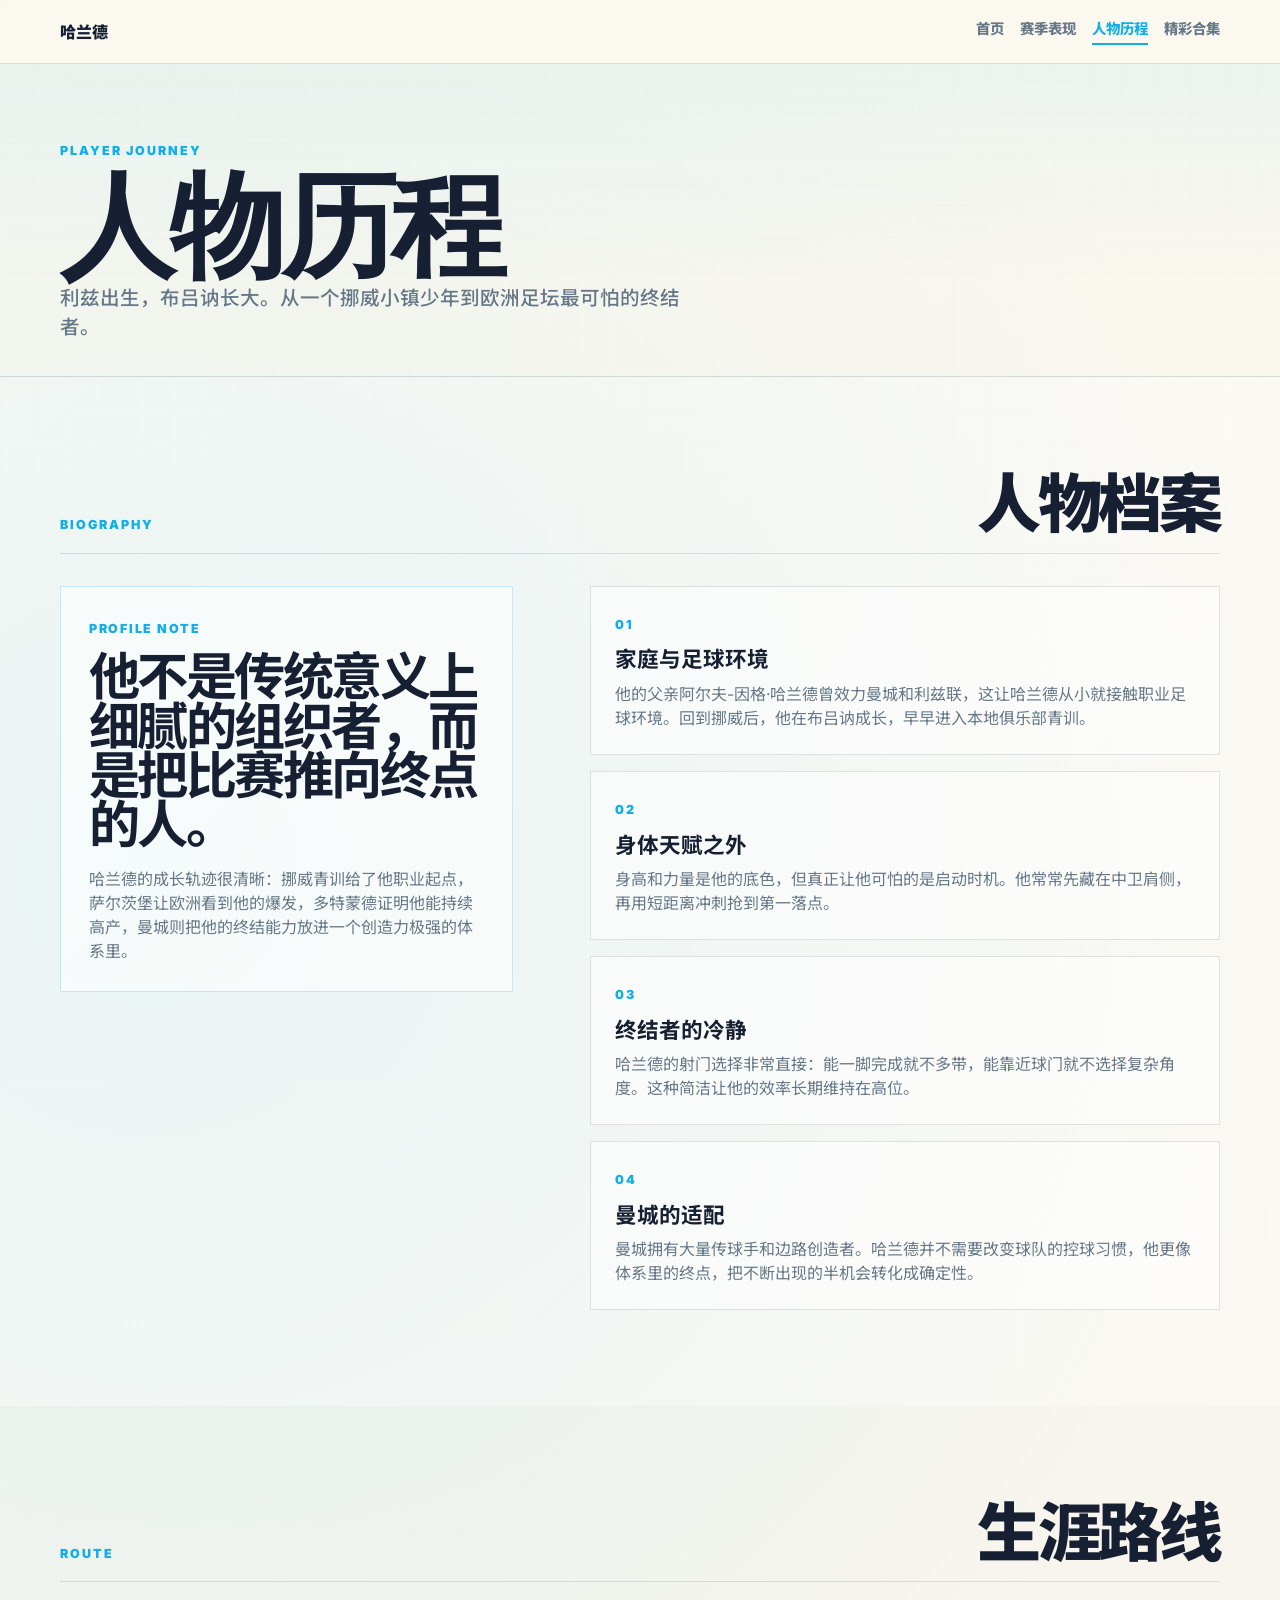
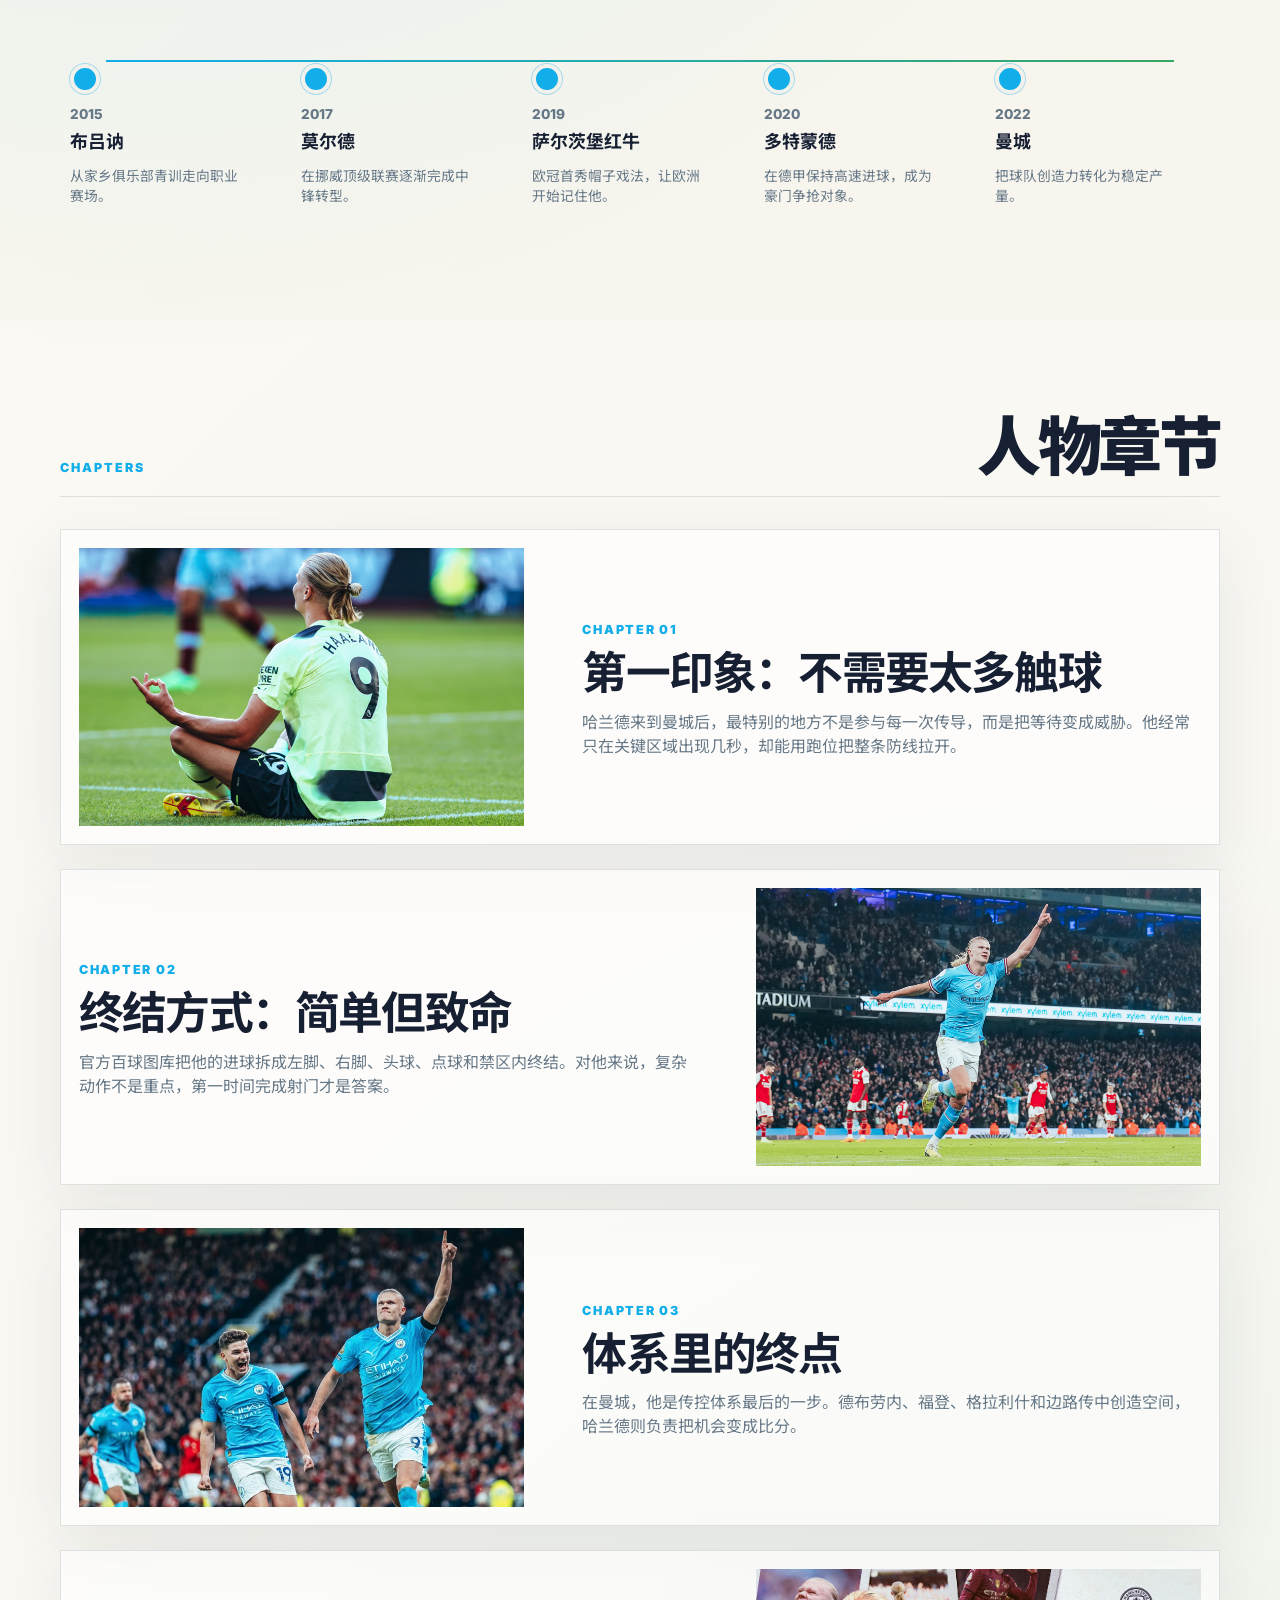
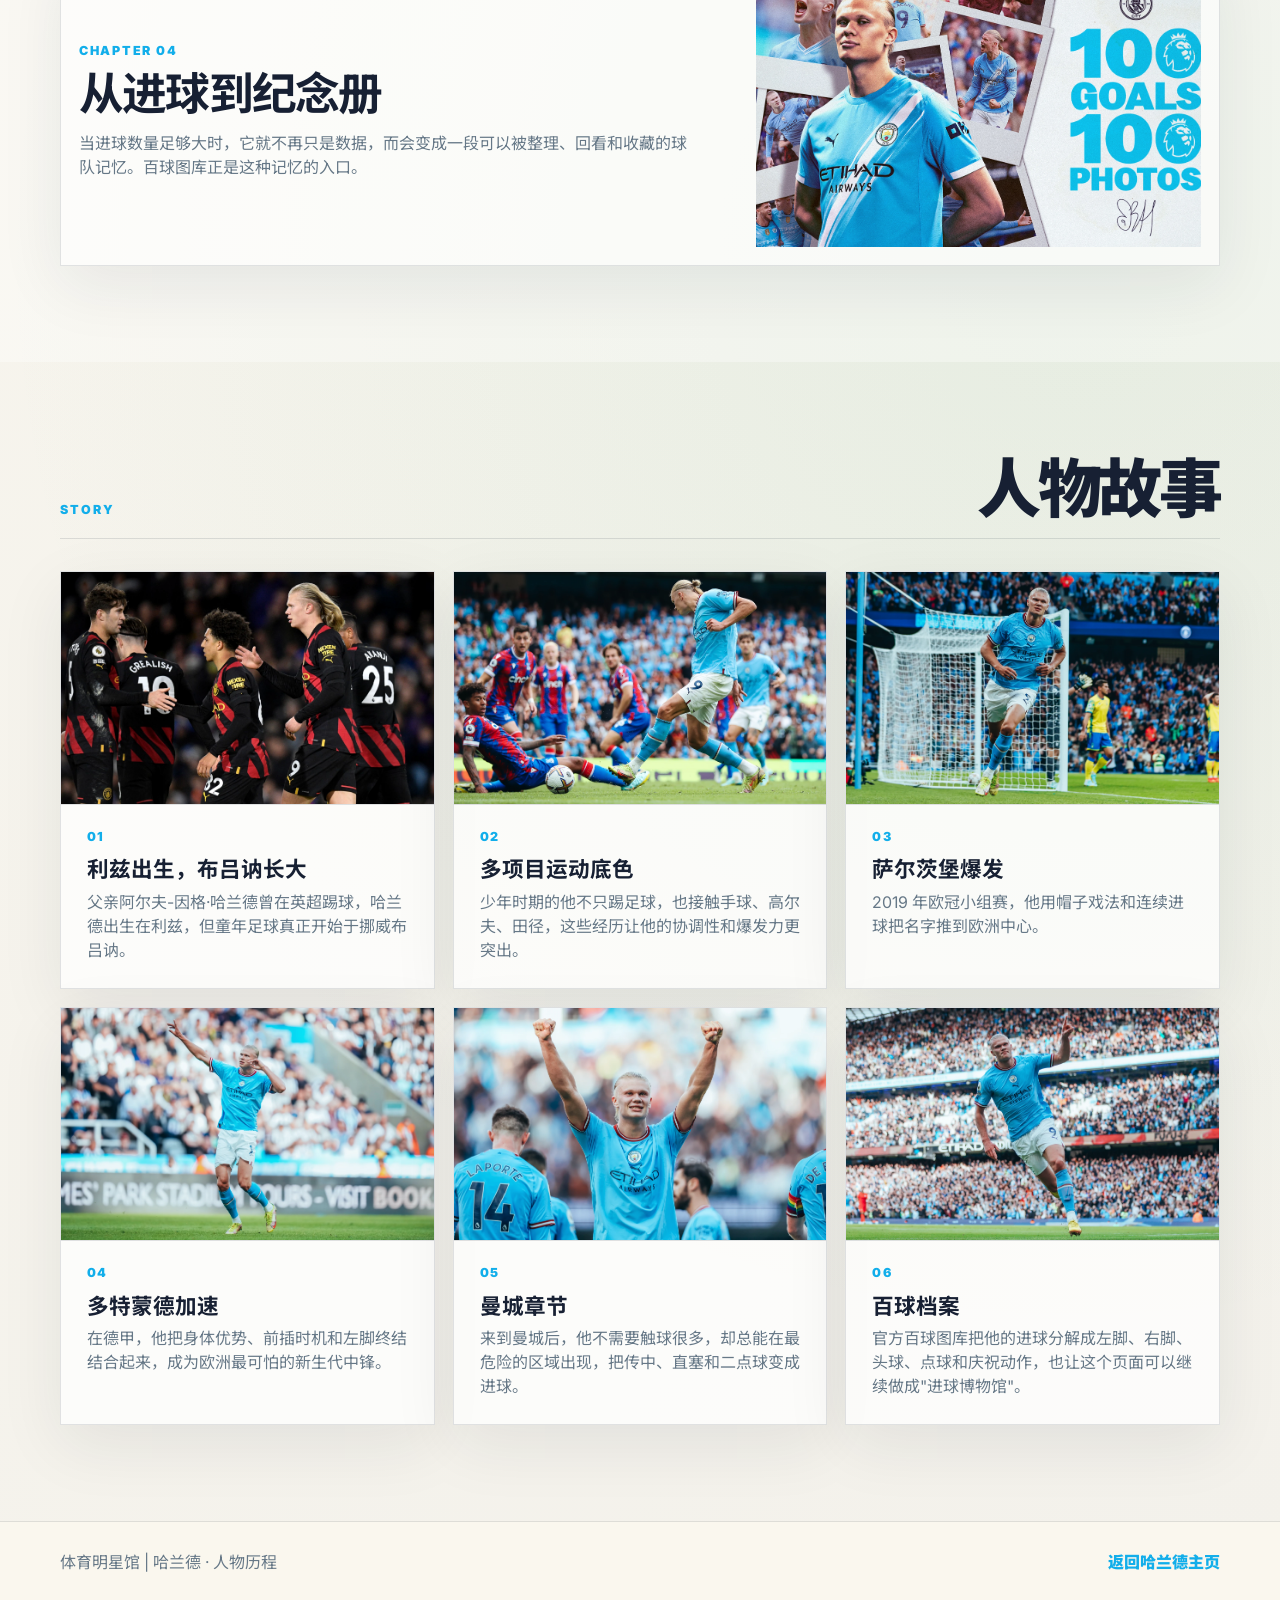
<file: pages/star4/journey.html>
<!DOCTYPE html>
<html lang="zh-CN">
<head>
  <meta charset="UTF-8">
  <meta name="viewport" content="width=device-width, initial-scale=1.0">
  <title>人物历程 | 哈兰德</title>
  <link rel="preconnect" href="https://fonts.googleapis.com">
  <link rel="preconnect" href="https://fonts.gstatic.com" crossorigin>
  <link href="https://fonts.googleapis.com/css2?family=Barlow+Condensed:wght@700;800;900&family=Inter:wght@400;500;600;700;800;900&family=Noto+Sans+SC:wght@400;500;700;900&display=swap" rel="stylesheet">
  <link rel="stylesheet" href="./style.css">
</head>
<body>
  <header class="site-header">
    <a class="site-brand" href="./index.html">哈兰德</a>
    <nav class="site-nav" aria-label="页面导航">
      <a href="./index.html">首页</a>
      <a href="./seasons.html">赛季表现</a>
      <a class="is-current" href="./journey.html">人物历程</a>
      <a href="./highlights.html">精彩合集</a>
    </nav>
  </header>

  <main class="page-shell">
    <section class="subpage-hero">
      <p class="eyebrow">Player Journey</p>
      <h1>人物历程</h1>
      <p>利兹出生，布吕讷长大。从一个挪威小镇少年到欧洲足坛最可怕的终结者。</p>
    </section>

    <section class="section biography-section">
      <div class="section-heading">
        <span class="section-label">Biography</span>
        <h2>人物档案</h2>
      </div>
      <div class="bio-layout">
        <article class="bio-lead">
          <span>Profile Note</span>
          <h3>他不是传统意义上细腻的组织者，而是把比赛推向终点的人。</h3>
          <p>哈兰德的成长轨迹很清晰：挪威青训给了他职业起点，萨尔茨堡让欧洲看到他的爆发，多特蒙德证明他能持续高产，曼城则把他的终结能力放进一个创造力极强的体系里。</p>
        </article>
        <div class="bio-points">
          <article>
            <span>01</span>
            <h3>家庭与足球环境</h3>
            <p>他的父亲阿尔夫-因格·哈兰德曾效力曼城和利兹联，这让哈兰德从小就接触职业足球环境。回到挪威后，他在布吕讷成长，早早进入本地俱乐部青训。</p>
          </article>
          <article>
            <span>02</span>
            <h3>身体天赋之外</h3>
            <p>身高和力量是他的底色，但真正让他可怕的是启动时机。他常常先藏在中卫肩侧，再用短距离冲刺抢到第一落点。</p>
          </article>
          <article>
            <span>03</span>
            <h3>终结者的冷静</h3>
            <p>哈兰德的射门选择非常直接：能一脚完成就不多带，能靠近球门就不选择复杂角度。这种简洁让他的效率长期维持在高位。</p>
          </article>
          <article>
            <span>04</span>
            <h3>曼城的适配</h3>
            <p>曼城拥有大量传球手和边路创造者。哈兰德并不需要改变球队的控球习惯，他更像体系里的终点，把不断出现的半机会转化成确定性。</p>
          </article>
        </div>
      </div>
    </section>

    <section class="section route-section">
      <div class="section-heading">
        <span class="section-label">Route</span>
        <h2>生涯路线</h2>
      </div>
      <div class="route-track" aria-label="哈兰德职业生涯路线">
        <div class="route-node">
          <span>2015</span>
          <strong>布吕讷</strong>
          <p>从家乡俱乐部青训走向职业赛场。</p>
        </div>
        <div class="route-node">
          <span>2017</span>
          <strong>莫尔德</strong>
          <p>在挪威顶级联赛逐渐完成中锋转型。</p>
        </div>
        <div class="route-node">
          <span>2019</span>
          <strong>萨尔茨堡红牛</strong>
          <p>欧冠首秀帽子戏法，让欧洲开始记住他。</p>
        </div>
        <div class="route-node">
          <span>2020</span>
          <strong>多特蒙德</strong>
          <p>在德甲保持高速进球，成为豪门争抢对象。</p>
        </div>
        <div class="route-node">
          <span>2022</span>
          <strong>曼城</strong>
          <p>把球队创造力转化为稳定产量。</p>
        </div>
      </div>
    </section>

    <section class="section chapters-section">
      <div class="section-heading">
        <span class="section-label">Chapters</span>
        <h2>人物章节</h2>
      </div>
      <div class="chapter-list">
        <article class="chapter-card">
          <img src="./assets/official/goal-001-west-ham-penalty.png" alt="哈兰德早期曼城进球后的冥想庆祝">
          <div>
            <span>Chapter 01</span>
            <h3>第一印象：不需要太多触球</h3>
            <p>哈兰德来到曼城后，最特别的地方不是参与每一次传导，而是把等待变成威胁。他经常只在关键区域出现几秒，却能用跑位把整条防线拉开。</p>
          </div>
        </article>
        <article class="chapter-card">
          <img src="./assets/official/arsenal-home-left-foot.png" alt="哈兰德对阵阿森纳后的庆祝瞬间">
          <div>
            <span>Chapter 02</span>
            <h3>终结方式：简单但致命</h3>
            <p>官方百球图库把他的进球拆成左脚、右脚、头球、点球和禁区内终结。对他来说，复杂动作不是重点，第一时间完成射门才是答案。</p>
          </div>
        </article>
        <article class="chapter-card">
          <img src="./assets/official/man-united-away-celebrate.jpg" alt="哈兰德与曼城队友庆祝进球">
          <div>
            <span>Chapter 03</span>
            <h3>体系里的终点</h3>
            <p>在曼城，他是传控体系最后的一步。德布劳内、福登、格拉利什和边路传中创造空间，哈兰德则负责把机会变成比分。</p>
          </div>
        </article>
        <article class="chapter-card">
          <img src="./assets/haaland-100-photos-poster.webp" alt="哈兰德百球纪念官方海报">
          <div>
            <span>Chapter 04</span>
            <h3>从进球到纪念册</h3>
            <p>当进球数量足够大时，它就不再只是数据，而会变成一段可以被整理、回看和收藏的球队记忆。百球图库正是这种记忆的入口。</p>
          </div>
        </article>
      </div>
    </section>

    <section class="section story-section">
      <div class="section-heading">
        <span class="section-label">Story</span>
        <h2>人物故事</h2>
      </div>
      <div class="story-grid">
        <article>
          <img src="./images/haaland-leeds.webp" alt="哈兰德与队友在客场比赛中庆祝">
          <span>01</span>
          <h3>利兹出生，布吕讷长大</h3>
          <p>父亲阿尔夫-因格·哈兰德曾在英超踢球，哈兰德出生在利兹，但童年足球真正开始于挪威布吕讷。</p>
        </article>
        <article>
          <img src="./images/ls2_9954.webp" alt="哈兰德在禁区内准备完成射门">
          <span>02</span>
          <h3>多项目运动底色</h3>
          <p>少年时期的他不只踢足球，也接触手球、高尔夫、田径，这些经历让他的协调性和爆发力更突出。</p>
        </article>
        <article>
          <img src="./images/_c_23553.webp" alt="哈兰德进球后在球门前奔跑庆祝">
          <span>03</span>
          <h3>萨尔茨堡爆发</h3>
          <p>2019 年欧冠小组赛，他用帽子戏法和连续进球把名字推到欧洲中心。</p>
        </article>
        <article>
          <img src="./images/tf508127 (1).webp" alt="哈兰德张开双臂庆祝进球">
          <span>04</span>
          <h3>多特蒙德加速</h3>
          <p>在德甲，他把身体优势、前插时机和左脚终结结合起来，成为欧洲最可怕的新生代中锋。</p>
        </article>
        <article>
          <img src="./images/2i2a4589.webp" alt="哈兰德在曼城主场举拳庆祝">
          <span>05</span>
          <h3>曼城章节</h3>
          <p>来到曼城后，他不需要触球很多，却总能在最危险的区域出现，把传中、直塞和二点球变成进球。</p>
        </article>
        <article>
          <img src="./images/2a5a3493.webp" alt="哈兰德在比赛中冲刺庆祝">
          <span>06</span>
          <h3>百球档案</h3>
          <p>官方百球图库把他的进球分解成左脚、右脚、头球、点球和庆祝动作，也让这个页面可以继续做成"进球博物馆"。</p>
        </article>
      </div>
    </section>
  </main>

  <footer class="site-footer">
    <p>体育明星馆 | 哈兰德 · 人物历程</p>
    <a href="./index.html">返回哈兰德主页</a>
  </footer>

  <script src="./script.js"></script>
</body>
</html>
</file>
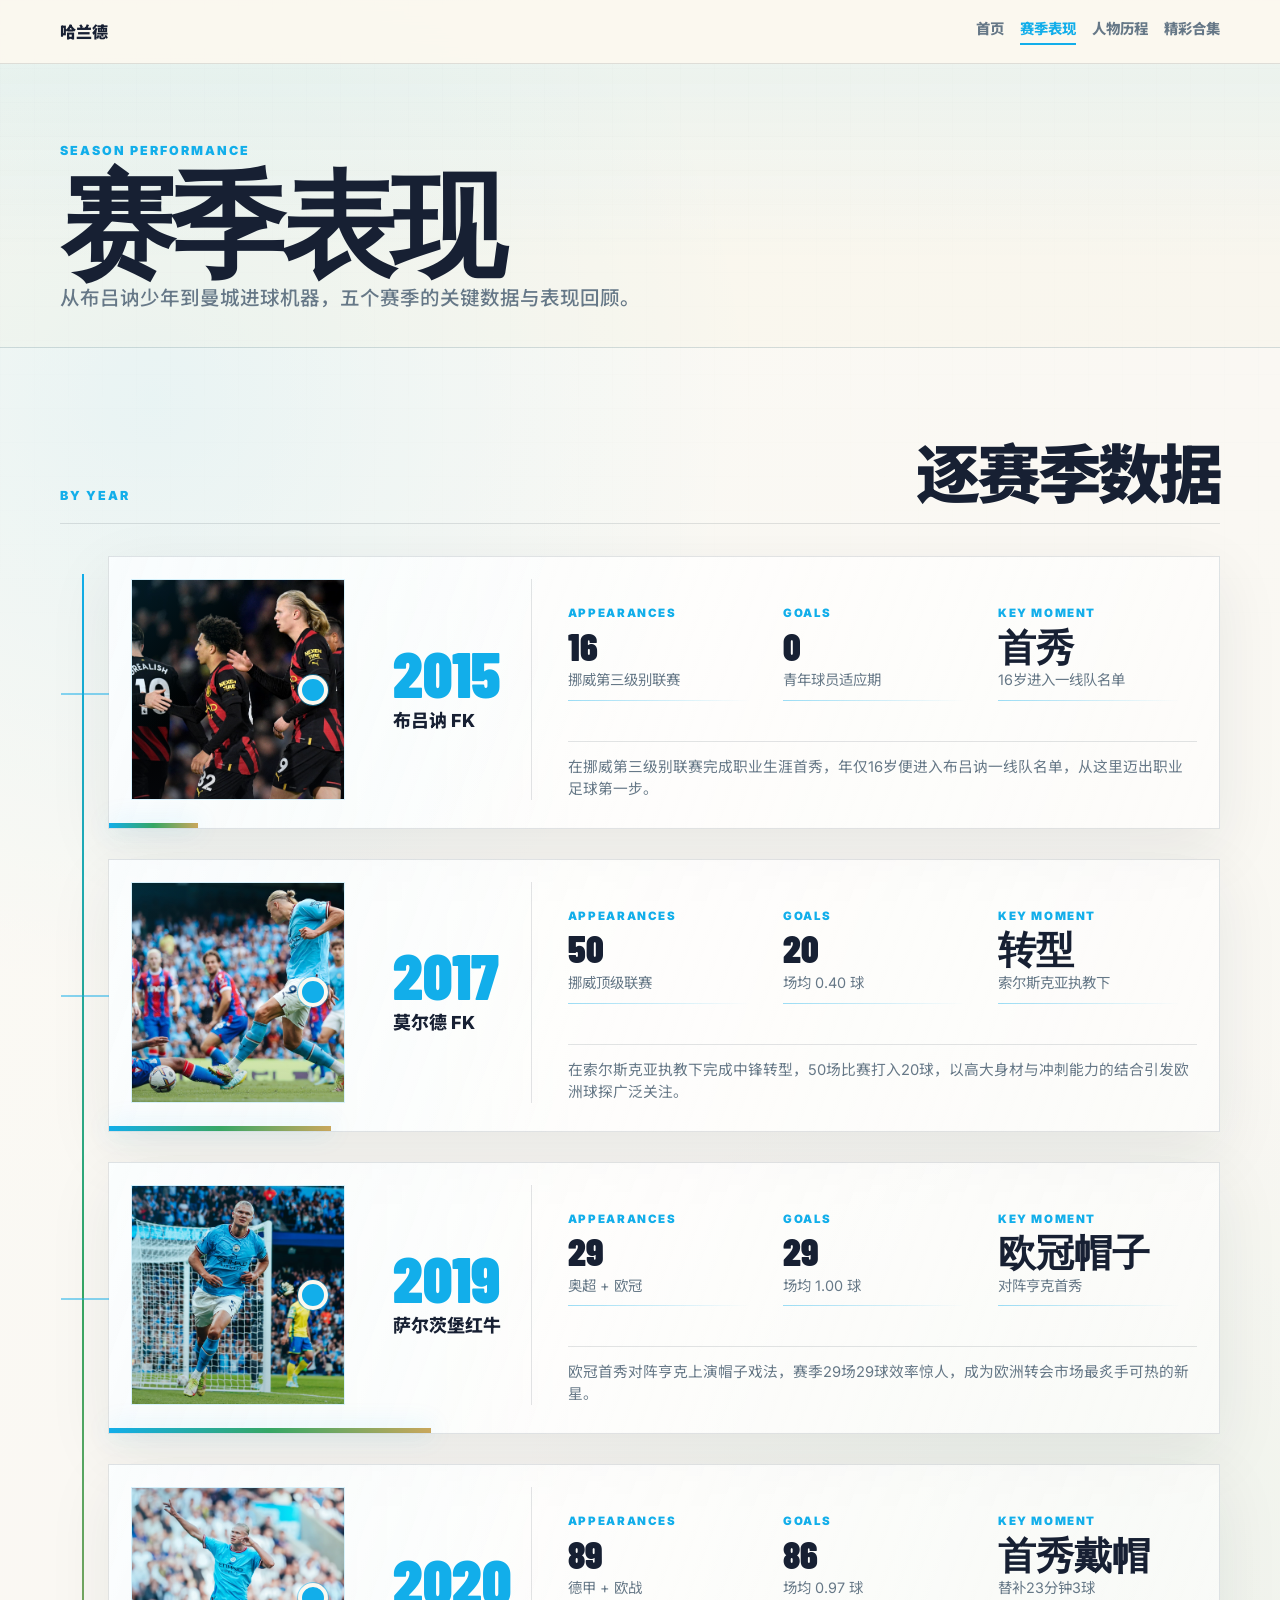
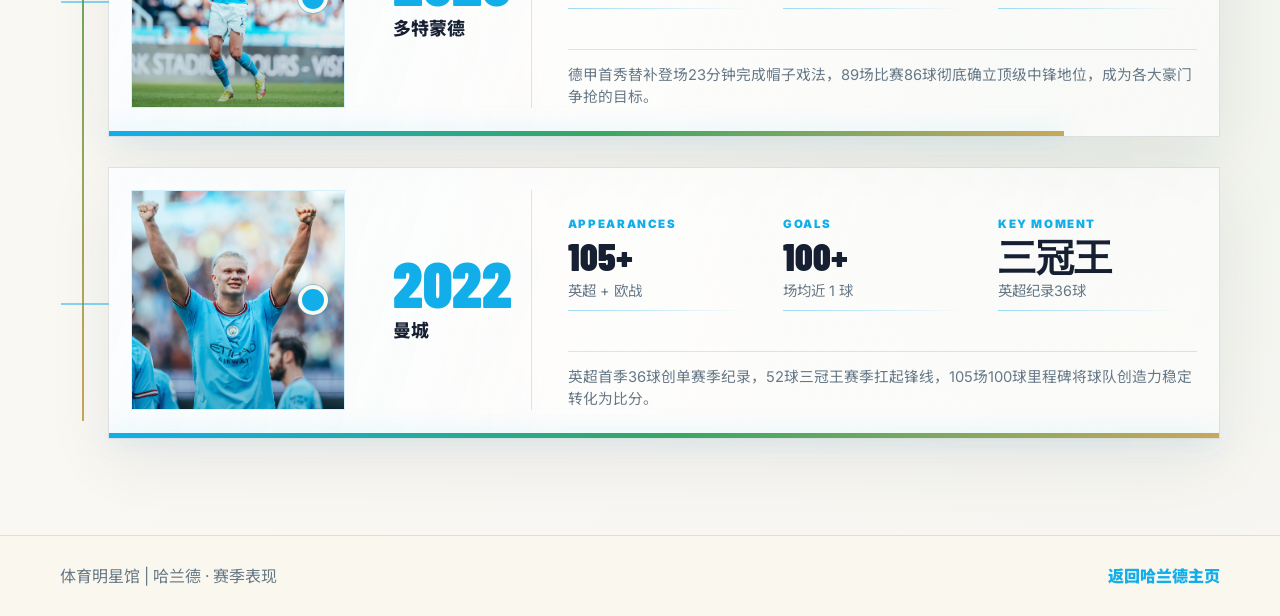
<file: pages/star4/seasons.html>
<!DOCTYPE html>
<html lang="zh-CN">
<head>
  <meta charset="UTF-8">
  <meta name="viewport" content="width=device-width, initial-scale=1.0">
  <title>赛季表现 | 哈兰德</title>
  <link rel="preconnect" href="https://fonts.googleapis.com">
  <link rel="preconnect" href="https://fonts.gstatic.com" crossorigin>
  <link href="https://fonts.googleapis.com/css2?family=Barlow+Condensed:wght@700;800;900&family=Inter:wght@400;500;600;700;800;900&family=Noto+Sans+SC:wght@400;500;700;900&display=swap" rel="stylesheet">
  <link rel="stylesheet" href="./style.css">
</head>
<body>
  <header class="site-header">
    <a class="site-brand" href="./index.html">哈兰德</a>
    <nav class="site-nav" aria-label="页面导航">
      <a href="./index.html">首页</a>
      <a class="is-current" href="./seasons.html">赛季表现</a>
      <a href="./journey.html">人物历程</a>
      <a href="./highlights.html">精彩合集</a>
    </nav>
  </header>

  <main class="page-shell">
    <section class="subpage-hero">
      <p class="eyebrow">Season Performance</p>
      <h1>赛季表现</h1>
      <p>从布吕讷少年到曼城进球机器，五个赛季的关键数据与表现回顾。</p>
    </section>

    <section class="section seasons-section">
      <div class="section-heading">
        <span class="section-label">By Year</span>
        <h2>逐赛季数据</h2>
      </div>
      <div class="season-list">
        <article class="season-panel">
          <figure class="season-visual">
            <img src="./images/haaland-leeds.webp" alt="哈兰德客场比赛中与队友庆祝">
          </figure>
          <div class="season-panel-header">
            <span class="season-year">2015</span>
            <span class="season-club">布吕讷 FK</span>
          </div>
          <div class="season-detail">
            <dl class="season-stat">
              <dt>Appearances</dt>
              <dd>16</dd>
              <p>挪威第三级别联赛</p>
            </dl>
            <dl class="season-stat">
              <dt>Goals</dt>
              <dd>0</dd>
              <p>青年球员适应期</p>
            </dl>
            <dl class="season-stat">
              <dt>Key Moment</dt>
              <dd>首秀</dd>
              <p>16岁进入一线队名单</p>
            </dl>
            <p class="season-note">在挪威第三级别联赛完成职业生涯首秀，年仅16岁便进入布吕讷一线队名单，从这里迈出职业足球第一步。</p>
          </div>
        </article>

        <article class="season-panel">
          <figure class="season-visual">
            <img src="./images/ls2_9954.webp" alt="哈兰德在禁区内准备射门">
          </figure>
          <div class="season-panel-header">
            <span class="season-year">2017</span>
            <span class="season-club">莫尔德 FK</span>
          </div>
          <div class="season-detail">
            <dl class="season-stat">
              <dt>Appearances</dt>
              <dd>50</dd>
              <p>挪威顶级联赛</p>
            </dl>
            <dl class="season-stat">
              <dt>Goals</dt>
              <dd>20</dd>
              <p>场均 0.40 球</p>
            </dl>
            <dl class="season-stat">
              <dt>Key Moment</dt>
              <dd>转型</dd>
              <p>索尔斯克亚执教下</p>
            </dl>
            <p class="season-note">在索尔斯克亚执教下完成中锋转型，50场比赛打入20球，以高大身材与冲刺能力的结合引发欧洲球探广泛关注。</p>
          </div>
        </article>

        <article class="season-panel">
          <figure class="season-visual">
            <img src="./images/_c_23553.webp" alt="哈兰德进球后奔跑庆祝">
          </figure>
          <div class="season-panel-header">
            <span class="season-year">2019</span>
            <span class="season-club">萨尔茨堡红牛</span>
          </div>
          <div class="season-detail">
            <dl class="season-stat">
              <dt>Appearances</dt>
              <dd>29</dd>
              <p>奥超 + 欧冠</p>
            </dl>
            <dl class="season-stat">
              <dt>Goals</dt>
              <dd>29</dd>
              <p>场均 1.00 球</p>
            </dl>
            <dl class="season-stat">
              <dt>Key Moment</dt>
              <dd>欧冠帽子</dd>
              <p>对阵亨克首秀</p>
            </dl>
            <p class="season-note">欧冠首秀对阵亨克上演帽子戏法，赛季29场29球效率惊人，成为欧洲转会市场最炙手可热的新星。</p>
          </div>
        </article>

        <article class="season-panel">
          <figure class="season-visual">
            <img src="./images/tf508127 (1).webp" alt="哈兰德张开双臂庆祝">
          </figure>
          <div class="season-panel-header">
            <span class="season-year">2020</span>
            <span class="season-club">多特蒙德</span>
          </div>
          <div class="season-detail">
            <dl class="season-stat">
              <dt>Appearances</dt>
              <dd>89</dd>
              <p>德甲 + 欧战</p>
            </dl>
            <dl class="season-stat">
              <dt>Goals</dt>
              <dd>86</dd>
              <p>场均 0.97 球</p>
            </dl>
            <dl class="season-stat">
              <dt>Key Moment</dt>
              <dd>首秀戴帽</dd>
              <p>替补23分钟3球</p>
            </dl>
            <p class="season-note">德甲首秀替补登场23分钟完成帽子戏法，89场比赛86球彻底确立顶级中锋地位，成为各大豪门争抢的目标。</p>
          </div>
        </article>

        <article class="season-panel">
          <figure class="season-visual">
            <img src="./images/2i2a4589.webp" alt="哈兰德在曼城主场举拳庆祝">
          </figure>
          <div class="season-panel-header">
            <span class="season-year">2022</span>
            <span class="season-club">曼城</span>
          </div>
          <div class="season-detail">
            <dl class="season-stat">
              <dt>Appearances</dt>
              <dd>105+</dd>
              <p>英超 + 欧战</p>
            </dl>
            <dl class="season-stat">
              <dt>Goals</dt>
              <dd>100+</dd>
              <p>场均近 1 球</p>
            </dl>
            <dl class="season-stat">
              <dt>Key Moment</dt>
              <dd>三冠王</dd>
              <p>英超纪录36球</p>
            </dl>
            <p class="season-note">英超首季36球创单赛季纪录，52球三冠王赛季扛起锋线，105场100球里程碑将球队创造力稳定转化为比分。</p>
          </div>
        </article>
      </div>
    </section>
  </main>

  <footer class="site-footer">
    <p>体育明星馆 | 哈兰德 · 赛季表现</p>
    <a href="./index.html">返回哈兰德主页</a>
  </footer>

  <script src="./script.js"></script>
</body>
</html>
</file>
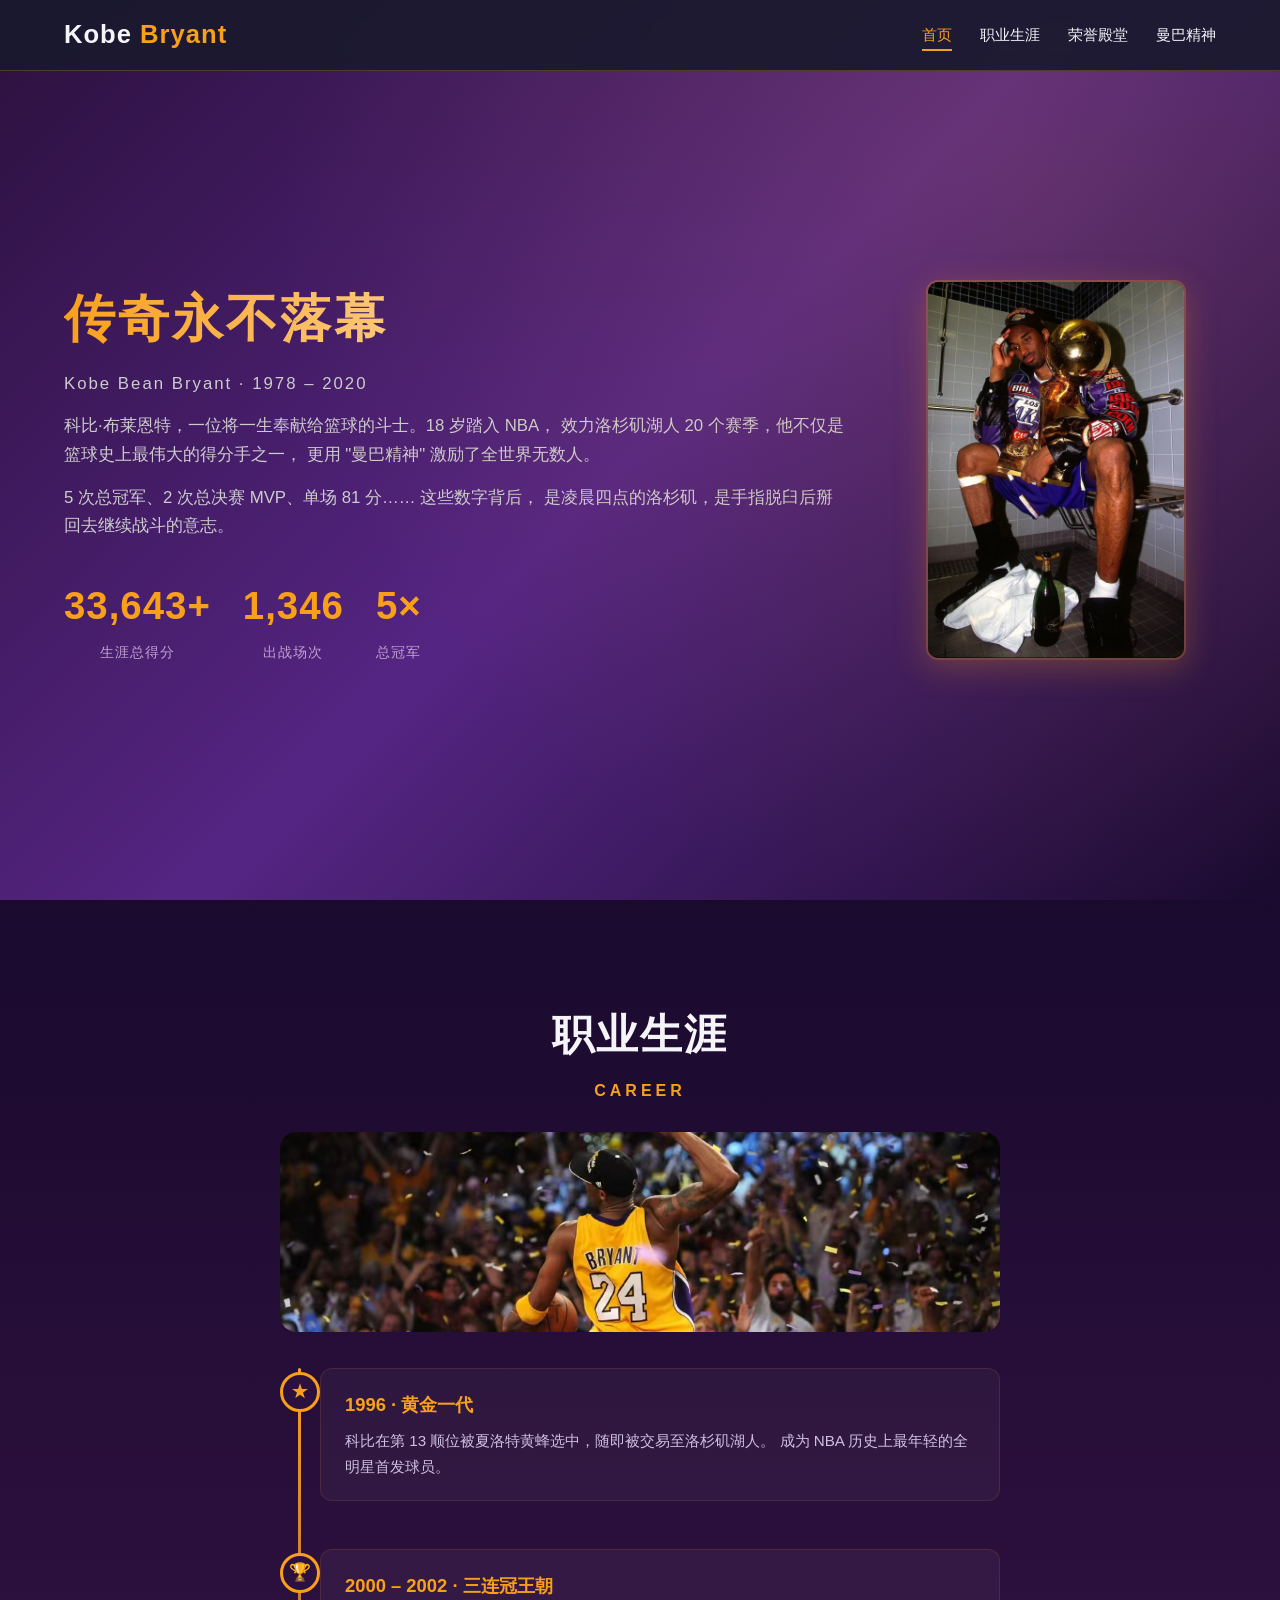
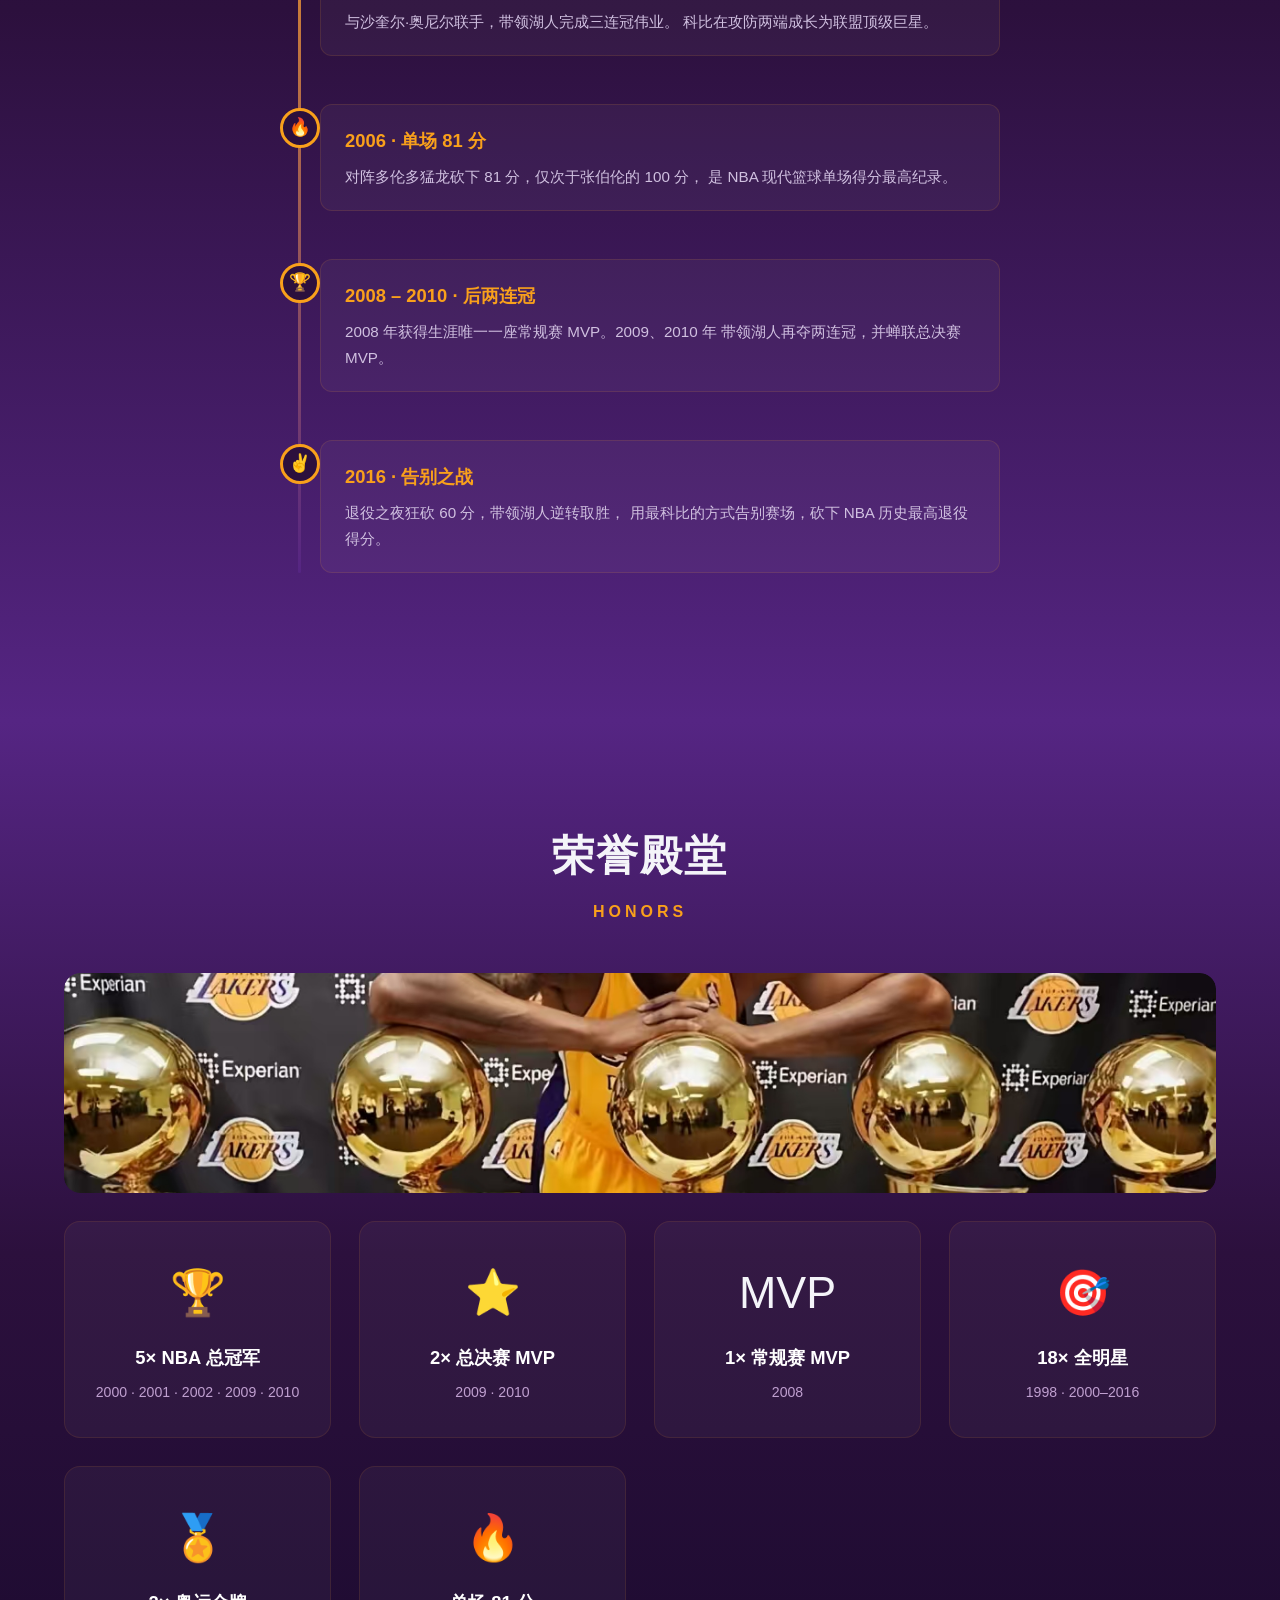
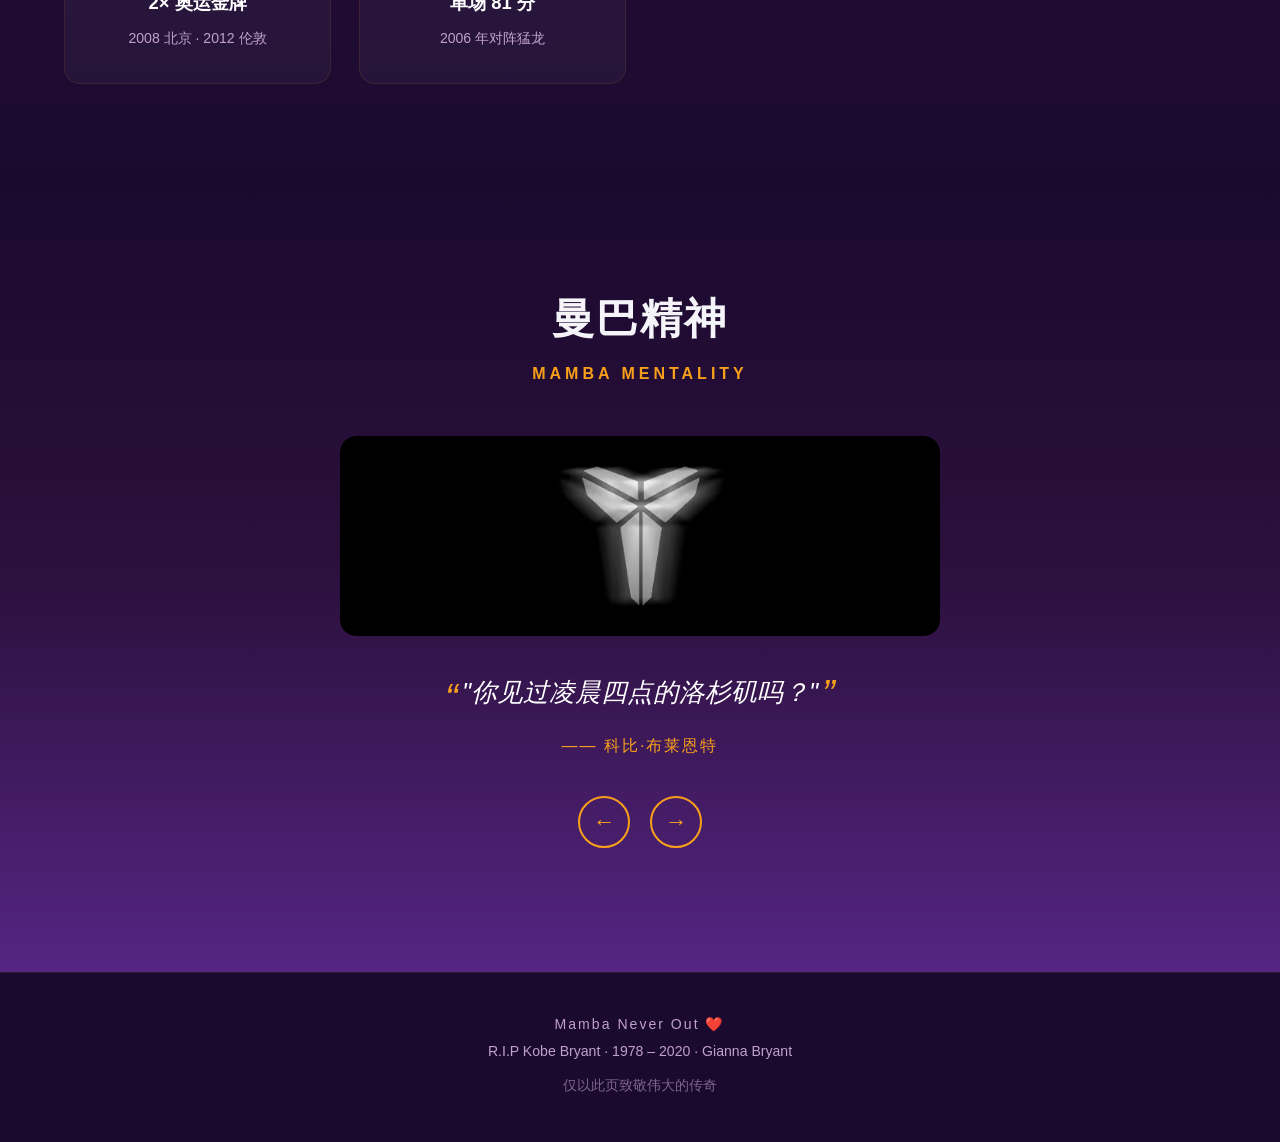
<file: pages/zy/kobe.html>
<!DOCTYPE html>
<html lang="zh-CN">
<head>
    <meta charset="UTF-8">
    <meta name="viewport" content="width=device-width, initial-scale=1.0">
    <title>科比·布莱恩特 - 传奇永存</title>
    <link rel="stylesheet" href="kobe.css">
</head>
<body>

    <header class="header">
        <div class="container">
            <h1 class="logo">Kobe <span>Bryant</span></h1>
            <nav class="nav">
                <ul>
                    <li><a href="#intro" class="active">首页</a></li>
                    <li><a href="#career">职业生涯</a></li>
                    <li><a href="#honors">荣誉殿堂</a></li>
                    <li><a href="#quotes">曼巴精神</a></li>
                </ul>
            </nav>
        </div>
    </header>
    <section id="intro" class="intro-section">
        <div class="intro-overlay"></div>
        <div class="container">
            <div class="intro-content">
                <div class="intro-text">
                    <h2>传奇永不落幕</h2>
                    <p class="subtitle">Kobe Bean Bryant · 1978 – 2020</p>
                    <p>
                        科比·布莱恩特，一位将一生奉献给篮球的斗士。18 岁踏入 NBA，
                        效力洛杉矶湖人 20 个赛季，他不仅是篮球史上最伟大的得分手之一，
                        更用 "曼巴精神" 激励了全世界无数人。
                    </p>
                    <p>
                        5 次总冠军、2 次总决赛 MVP、单场 81 分…… 这些数字背后，
                        是凌晨四点的洛杉矶，是手指脱臼后掰回去继续战斗的意志。
                    </p>
                    <div class="intro-stats">
                        <div class="stat">
                            <span class="num" id="stat-points">0</span>
                            <span class="label">生涯总得分</span>
                        </div>
                        <div class="stat">
                            <span class="num" id="stat-games">0</span>
                            <span class="label">出战场次</span>
                        </div>
                        <div class="stat">
                            <span class="num" id="stat-championships">0</span>
                            <span class="label">总冠军</span>
                        </div>
                    </div>
                </div>
                <div class="intro-image">
                    <div class="image-wrapper">
                        <img src="s-l1600.webp" alt="科比·布莱恩特肖像" class="intro-img placeholder-img"
                             onerror="this.style.display='none'; this.nextElementSibling.style.display='flex';">
                        <div class="img-placeholder" style="display:none;">
                            <span class="placeholder-icon">📸</span>
                            <span class="placeholder-text">科比肖像<br><small>images/kobe-portrait.jpg</small></span>
                        </div>
                    </div>
                </div>
            </div>
        </div>
    </section>

    <!-- ========== 第二部分：职业生涯 ========== -->
    <section id="career" class="career-section">
        <div class="container">
            <h2 class="section-title">职业生涯 <span>Career</span></h2>
            <div class="career-banner-img">
                <img src="z-llll.jpg" alt="科比职业生涯高光" class="banner-img placeholder-img"
                     onerror="this.style.display='none'; this.nextElementSibling.style.display='flex';">
                <div class="img-placeholder banner-placeholder" style="display:none;">
                    <span class="placeholder-icon">🏀</span>
                    <span class="placeholder-text">生涯高光横幅<br><small>images/kobe-career-banner.jpg</small></span>
                </div>
            </div>

            <div class="timeline">

                <div class="timeline-item" data-year="1996">
                    <div class="timeline-icon">
                        <span>★</span>
                    </div>
                    <div class="timeline-content">
                        <h3>1996 · 黄金一代</h3>
                        <p>
                            科比在第 13 顺位被夏洛特黄蜂选中，随即被交易至洛杉矶湖人。
                            成为 NBA 历史上最年轻的全明星首发球员。
                        </p>
                    </div>
                </div>

                <div class="timeline-item" data-year="2000-2002">
                    <div class="timeline-icon">
                        <span>🏆</span>
                    </div>
                    <div class="timeline-content">
                        <h3>2000 – 2002 · 三连冠王朝</h3>
                        <p>
                            与沙奎尔·奥尼尔联手，带领湖人完成三连冠伟业。
                            科比在攻防两端成长为联盟顶级巨星。
                        </p>
                    </div>
                </div>

                <div class="timeline-item" data-year="2006">
                    <div class="timeline-icon">
                        <span>🔥</span>
                    </div>
                    <div class="timeline-content">
                        <h3>2006 · 单场 81 分</h3>
                        <p>
                            对阵多伦多猛龙砍下 81 分，仅次于张伯伦的 100 分，
                            是 NBA 现代篮球单场得分最高纪录。
                        </p>
                    </div>
                </div>

                <div class="timeline-item" data-year="2008-2010">
                    <div class="timeline-icon">
                        <span>🏆</span>
                    </div>
                    <div class="timeline-content">
                        <h3>2008 – 2010 · 后两连冠</h3>
                        <p>
                            2008 年获得生涯唯一一座常规赛 MVP。2009、2010 年
                            带领湖人再夺两连冠，并蝉联总决赛 MVP。
                        </p>
                    </div>
                </div>

                <div class="timeline-item" data-year="2016">
                    <div class="timeline-icon">
                        <span>✌</span>
                    </div>
                    <div class="timeline-content">
                        <h3>2016 · 告别之战</h3>
                        <p>
                            退役之夜狂砍 60 分，带领湖人逆转取胜，
                            用最科比的方式告别赛场，砍下 NBA 历史最高退役得分。
                        </p>
                    </div>
                </div>

            </div>
        </div>
    </section>

    <section id="honors" class="honors-section">
        <div class="container">
            <h2 class="section-title">荣誉殿堂 <span>Honors</span></h2>
            <div class="honors-grid">

                <div class="honor-img-wrapper">
                    <img src="aalll.jpg" alt="科比荣誉展示" class="honor-img placeholder-img"
                         onerror="this.style.display='none'; this.nextElementSibling.style.display='flex';">
                    <div class="img-placeholder honor-placeholder" style="display:none;">
                        <span class="placeholder-icon">🏆</span>
                        <span class="placeholder-text">荣誉墙<br><small>images/kobe-honors.jpg</small></span>
                    </div>
                </div>

                <div class="honor-card">
                    <div class="card-icon">🏆</div>
                    <h3>5× NBA 总冠军</h3>
                    <p>2000 · 2001 · 2002 · 2009 · 2010</p>
                </div>

                <div class="honor-card">
                    <div class="card-icon">⭐</div>
                    <h3>2× 总决赛 MVP</h3>
                    <p>2009 · 2010</p>
                </div>

                <div class="honor-card">
                    <div class="card-icon">MVP</div>
                    <h3>1× 常规赛 MVP</h3>
                    <p>2008</p>
                </div>

                <div class="honor-card">
                    <div class="card-icon">🎯</div>
                    <h3>18× 全明星</h3>
                    <p>1998 · 2000–2016</p>
                </div>

                <div class="honor-card">
                    <div class="card-icon">🏅</div>
                    <h3>2× 奥运金牌</h3>
                    <p>2008 北京 · 2012 伦敦</p>
                </div>

                <div class="honor-card">
                    <div class="card-icon">🔥</div>
                    <h3>单场 81 分</h3>
                    <p>2006 年对阵猛龙</p>
                </div>

            </div>
        </div>
    </section>

    <!-- ========== 第四部分：曼巴精神 ========== -->
    <section id="quotes" class="quotes-section">
        <div class="container">
            <h2 class="section-title">曼巴精神 <span>Mamba Mentality</span></h2>

            <!-- ===== 图片占位 ④：科比曼巴精神配图 ===== -->
            <div class="mamba-img-wrapper">
                <img src="hhhhh.jpg" alt="曼巴精神" class="mamba-img placeholder-img"
                     onerror="this.style.display='none'; this.nextElementSibling.style.display='flex';">
                <div class="img-placeholder mamba-placeholder" style="display:none;">
                    <span class="placeholder-icon">🐍</span>
                    <span class="placeholder-text">曼巴精神<br><small>images/kobe-mamba.jpg</small></span>
                </div>
            </div>

            <div class="quote-slider">
                <div class="quote-item active">
                    <p class="quote-text">"你见过凌晨四点的洛杉矶吗？"</p>
                    <p class="quote-author">—— 科比·布莱恩特</p>
                </div>
                <div class="quote-item">
                    <p class="quote-text">"那些你早起的时光，那些你熬夜努力的时光，那些你感到疲惫但依然坚持的时光，那才是梦想的力量。"</p>
                    <p class="quote-author">—— 科比·布莱恩特</p>
                </div>
                <div class="quote-item">
                    <p class="quote-text">"最重要的事就是去激励别人，让他们能做他们以为自己做不到的事。"</p>
                    <p class="quote-author">—— 科比·布莱恩特</p>
                </div>
                <div class="quote-item">
                    <p class="quote-text">"我会把每一场比赛都当作最后一场来打。"</p>
                    <p class="quote-author">—— 科比·布莱恩特</p>
                </div>
                <div class="quote-controls">
                    <button id="prevQuote" class="quote-btn">←</button>
                    <button id="nextQuote" class="quote-btn">→</button>
                </div>
            </div>
        </div>
    </section>

    <!-- ========== 底部 ========== -->
    <footer class="footer">
        <div class="container">
            <p class="footer-motto">Mamba Never Out ❤️</p>
            <p>R.I.P Kobe Bryant · 1978 – 2020 · Gianna Bryant</p>
            <p class="footer-copy">仅以此页致敬伟大的传奇</p>
        </div>
    </footer>

    <script src="kobe.js"></script>
</body>
</html>
</file>
<file: css/main.css>
:root {
  --bg: #f4f7fb;
  --panel: #ffffff;
  --text: #162033;
  --muted: #657287;
  --line: #d9e2ee;
  --nav: #172033;
  --purple: #6b21a8;
  --teal: #0f766e;
  --gold: #d69b2d;
}

* {
  box-sizing: border-box;
}

html {
  scroll-behavior: smooth;
}

body {
  margin: 0;
  min-height: 100vh;
  font-family: Arial, "Microsoft YaHei", sans-serif;
  color: var(--text);
  background:
    linear-gradient(90deg, rgba(22, 32, 51, 0.045) 1px, transparent 1px),
    linear-gradient(rgba(22, 32, 51, 0.035) 1px, transparent 1px),
    radial-gradient(circle at 84% 18%, rgba(107, 33, 168, 0.1), transparent 26%),
    var(--bg);
  background-size: 38px 38px, 38px 38px, auto, auto;
  line-height: 1.6;
}

a {
  color: inherit;
  text-decoration: none;
}

img {
  max-width: 100%;
}

.site-header {
  position: sticky;
  top: 0;
  z-index: 30;
  border-bottom: 1px solid rgba(255, 255, 255, 0.14);
  background: rgba(23, 32, 51, 0.95);
  backdrop-filter: blur(14px);
}

.nav-bar {
  width: min(1180px, calc(100% - 32px));
  min-height: 64px;
  margin: 0 auto;
  display: flex;
  align-items: center;
  justify-content: space-between;
  gap: 20px;
}

.brand {
  color: #ffffff;
  font-size: 20px;
  font-weight: 900;
}

.nav-links {
  display: flex;
  flex-wrap: wrap;
  gap: 14px;
  color: rgba(255, 255, 255, 0.78);
  font-size: 14px;
  font-weight: 800;
}

.nav-links a:hover {
  color: #ffffff;
}

.home-shell {
  width: min(1180px, calc(100% - 32px));
  margin: 0 auto;
}

.home-hero {
  min-height: calc(100vh - 64px);
  display: grid;
  place-items: center;
  align-content: center;
  gap: 20px;
  padding: 22px 0 52px;
}

.hero-copy {
  width: 100%;
  padding: 0;
  text-align: center;
}

.eyebrow,
.slide-kicker {
  margin: 0;
  color: var(--purple);
  font-size: 13px;
  font-weight: 900;
  letter-spacing: 0;
  text-transform: uppercase;
}

.hero-copy h1 {
  max-width: 860px;
  margin: 8px auto 10px;
  font-size: clamp(2rem, 4.4vw, 4rem);
  line-height: 1;
  letter-spacing: 0;
  overflow-wrap: anywhere;
}

.hero-copy p:last-child {
  max-width: 720px;
  margin: 0 auto;
  color: var(--muted);
  font-size: 18px;
  font-weight: 700;
}

.hero-carousel {
  width: 100%;
  display: grid;
  grid-template-columns: 1fr;
  align-items: stretch;
  padding: 0;
}

.carousel-shell {
  position: relative;
  min-height: clamp(520px, 68vh, 720px);
  overflow: hidden;
  border: 1px solid var(--line);
  border-radius: 8px;
  background: #0d1420;
  box-shadow: 0 24px 72px rgba(22, 32, 51, 0.18);
}

.carousel-track {
  display: flex;
  height: 100%;
  min-height: inherit;
  transform: translateX(0);
  transition: transform 680ms cubic-bezier(0.16, 0.8, 0.2, 1);
}

.carousel-slide {
  position: relative;
  flex: 0 0 100%;
  min-width: 100%;
  min-height: inherit;
  display: flex;
  flex-direction: column;
  justify-content: flex-end;
  padding: clamp(22px, 4vw, 42px);
  overflow: hidden;
  color: #ffffff;
}

.carousel-slide::before {
  content: "";
  position: absolute;
  inset: 0;
  z-index: 1;
  background:
    linear-gradient(90deg, rgba(9, 13, 22, 0.86) 0%, rgba(9, 13, 22, 0.5) 42%, rgba(9, 13, 22, 0.12) 100%),
    linear-gradient(to top, rgba(9, 13, 22, 0.82), transparent 55%);
}

.carousel-slide img {
  position: absolute;
  inset: 0;
  width: 100%;
  height: 100%;
  object-fit: cover;
  z-index: 0;
  transform: scale(1.02);
}

.carousel-slide > span,
.carousel-slide > strong,
.carousel-slide > em {
  position: relative;
  z-index: 2;
}

.slide-kicker {
  color: #f2c94c;
}

.carousel-slide strong {
  max-width: 620px;
  margin-top: 10px;
  font-size: clamp(2.5rem, 6vw, 5.8rem);
  line-height: 0.96;
  font-weight: 900;
  letter-spacing: 0;
}

.carousel-slide em {
  max-width: 520px;
  margin-top: 14px;
  color: rgba(255, 255, 255, 0.86);
  font-size: clamp(1rem, 2vw, 1.25rem);
  font-style: normal;
  font-weight: 700;
}

.carousel-control {
  position: absolute;
  top: 50%;
  z-index: 5;
  width: 46px;
  height: 46px;
  display: inline-flex;
  align-items: center;
  justify-content: center;
  border: 1px solid rgba(255, 255, 255, 0.42);
  border-radius: 50%;
  background: rgba(8, 12, 20, 0.58);
  color: #ffffff;
  font-size: 34px;
  line-height: 1;
  cursor: pointer;
  transform: translateY(-50%);
  transition:
    background 180ms ease,
    transform 180ms ease;
}

.carousel-control:hover {
  background: rgba(8, 12, 20, 0.84);
  transform: translateY(-50%) scale(1.04);
}

.carousel-control-prev {
  left: 18px;
}

.carousel-control-next {
  right: 18px;
}

.carousel-toggle {
  position: absolute;
  right: 18px;
  top: 18px;
  z-index: 6;
  min-height: 38px;
  padding: 8px 14px;
  border: 1px solid rgba(255, 255, 255, 0.42);
  border-radius: 999px;
  background: rgba(8, 12, 20, 0.62);
  color: #ffffff;
  font: inherit;
  font-size: 13px;
  font-weight: 900;
  cursor: pointer;
}

.carousel-toggle:hover {
  background: rgba(8, 12, 20, 0.88);
}

.carousel-indicators {
  position: absolute;
  left: 50%;
  bottom: 18px;
  z-index: 6;
  display: flex;
  gap: 10px;
  transform: translateX(-50%);
}

.carousel-indicators button {
  width: 10px;
  height: 10px;
  padding: 0;
  border: 0;
  border-radius: 50%;
  background: rgba(255, 255, 255, 0.48);
  cursor: pointer;
}

.carousel-indicators button.is-active {
  background: #ffffff;
}

.carousel-copy-below {
  width: min(920px, 100%);
  margin: 6px auto 0;
  padding: clamp(24px, 4vw, 38px);
  border: 1px solid var(--line);
  border-radius: 8px;
  background: rgba(255, 255, 255, 0.86);
  box-shadow: 0 22px 56px rgba(22, 32, 51, 0.08);
  text-align: center;
}

.active-profile {
  display: grid;
  grid-template-columns: auto 1fr;
  gap: 12px 16px;
  align-items: center;
  margin: 18px auto 22px;
  padding: 14px 16px;
  border: 1px solid rgba(107, 33, 168, 0.18);
  border-radius: 8px;
  background: #ffffff;
  text-align: left;
}

.profile-badge {
  grid-row: span 2;
  width: 48px;
  height: 48px;
  display: inline-flex;
  align-items: center;
  justify-content: center;
  border-radius: 50%;
  background: var(--nav);
  color: #ffffff;
  font-weight: 900;
}

.active-profile strong {
  display: block;
  font-size: 18px;
}

.active-profile span:not(.profile-badge) {
  color: var(--muted);
  font-size: 14px;
  font-weight: 800;
}

.carousel-copy-below h2 {
  margin: 12px auto 20px;
  max-width: 760px;
  font-size: clamp(1.8rem, 4vw, 3.4rem);
  line-height: 1;
  letter-spacing: 0;
}

.carouselSignature {
  margin: 0;
  padding: 24px 0;
  border-top: 1px solid var(--line);
  border-bottom: 1px solid var(--line);
}

.carouselSignature p {
  max-width: 760px;
  margin: 0 auto;
  color: var(--text);
  font-size: clamp(1.35rem, 3vw, 2.4rem);
  line-height: 1.18;
  font-weight: 900;
}

.carouselSignature cite {
  display: block;
  margin-top: 14px;
  color: var(--muted);
  font-style: normal;
  font-weight: 800;
}

.signature-note {
  max-width: 760px;
  margin: 22px auto 0;
  color: var(--muted);
  font-size: 16px;
  font-weight: 700;
}

.home-panel {
  width: 100%;
  padding: clamp(24px, 4vw, 38px);
  border: 1px solid var(--line);
  border-radius: 8px;
  background: rgba(255, 255, 255, 0.9);
  box-shadow: 0 22px 56px rgba(22, 32, 51, 0.08);
}

.section-title-row {
  display: grid;
  grid-template-columns: minmax(130px, 0.34fr) minmax(0, 1fr);
  gap: clamp(14px, 3vw, 28px);
  align-items: end;
  margin-bottom: 22px;
  padding-bottom: 16px;
  border-bottom: 1px solid var(--line);
}

.section-title-row h2 {
  margin: 0;
  font-size: clamp(1.7rem, 3.8vw, 3.4rem);
  line-height: 1;
  letter-spacing: 0;
}

.ability-tabs {
  display: flex;
  flex-wrap: wrap;
  gap: 10px;
  margin-bottom: 20px;
}

.ability-tabs button,
.quiz-options button,
.quiz-reset,
.quiz-result a {
  min-height: 40px;
  border: 1px solid var(--line);
  border-radius: 6px;
  background: #ffffff;
  color: var(--text);
  font: inherit;
  font-weight: 900;
  cursor: pointer;
}

.ability-tabs button {
  padding: 8px 13px;
}

.ability-tabs button.is-active,
.quiz-options button:hover,
.quiz-reset:hover {
  border-color: var(--purple);
  background: var(--purple);
  color: #ffffff;
}

.ability-board {
  display: grid;
  grid-template-columns: repeat(4, minmax(0, 1fr));
  gap: 14px;
}

.ability-card {
  padding: 18px;
  border: 1px solid var(--line);
  border-radius: 8px;
  background: #ffffff;
}

.ability-card strong {
  display: block;
  font-size: 18px;
}

.ability-card small {
  display: block;
  margin: 3px 0 14px;
  color: var(--muted);
  font-weight: 800;
}

.ability-meter {
  height: 10px;
  border-radius: 999px;
  background: #e8eef6;
  overflow: hidden;
}

.ability-meter span {
  display: block;
  width: var(--score);
  height: 100%;
  border-radius: inherit;
  background: linear-gradient(90deg, var(--purple), var(--teal), var(--gold));
}

.ability-score {
  margin-top: 10px;
  font-size: 26px;
  line-height: 1;
  font-weight: 900;
}

.ability-note {
  min-height: 28px;
  margin: 18px 0 0;
  color: var(--muted);
  font-weight: 800;
}

.quiz-card {
  display: grid;
  gap: 18px;
}

.quiz-progress {
  color: var(--purple);
  font-size: 13px;
  font-weight: 900;
  text-transform: uppercase;
}

.quiz-question {
  margin: 0;
  font-size: clamp(1.45rem, 3vw, 2.6rem);
  line-height: 1.08;
  font-weight: 900;
}

.quiz-options {
  display: grid;
  grid-template-columns: repeat(2, minmax(0, 1fr));
  gap: 12px;
}

.quiz-options button {
  min-height: 72px;
  padding: 14px;
  text-align: left;
}

.quiz-result {
  display: grid;
  gap: 12px;
}

.quiz-result h3 {
  margin: 0;
  font-size: clamp(1.8rem, 3.4vw, 3rem);
  line-height: 1;
}

.quiz-result p {
  margin: 0;
  color: var(--muted);
  font-weight: 800;
}

.quiz-result-actions {
  display: flex;
  flex-wrap: wrap;
  gap: 10px;
}

.quiz-result a,
.quiz-reset {
  display: inline-flex;
  align-items: center;
  justify-content: center;
  padding: 10px 14px;
  text-decoration: none;
}

.quiz-result a {
  border-color: var(--teal);
  background: var(--teal);
  color: #ffffff;
}

.site-footer {
  padding: 28px 16px;
  color: var(--muted);
  text-align: center;
  border-top: 1px solid var(--line);
  background: #ffffff;
}

.site-footer p {
  margin: 0;
}

@media (max-width: 920px) {
  .hero-carousel {
    grid-template-columns: 1fr;
  }

  .carousel-shell {
    min-height: min(68vh, 620px);
  }
}

@media (max-width: 640px) {
  .nav-bar {
    align-items: flex-start;
    flex-direction: column;
    padding: 14px 0;
  }

  .home-shell {
    width: min(100% - 24px, 1180px);
  }

  .home-hero {
    min-height: calc(100vh - 96px);
    gap: 16px;
    padding: 20px 0 34px;
  }

  .hero-copy {
    padding: 0;
  }

  .hero-copy h1 {
    font-size: clamp(1.8rem, 8.4vw, 2.8rem);
    word-break: break-all;
  }

  .hero-copy p:last-child {
    font-size: 16px;
  }

  .carousel-shell {
    min-height: min(58vh, 520px);
  }

  .carousel-copy-below {
    margin-top: 0;
    padding: 22px 18px;
  }

  .active-profile,
  .section-title-row,
  .ability-board,
  .quiz-options {
    grid-template-columns: 1fr;
  }

  .active-profile {
    text-align: center;
  }

  .profile-badge {
    grid-row: auto;
    margin: 0 auto;
  }

  .carousel-slide {
    padding: 22px 18px 58px;
  }

  .carousel-slide strong {
    font-size: clamp(2.1rem, 11vw, 3.4rem);
  }

  .carousel-control {
    top: auto;
    bottom: 18px;
    width: 40px;
    height: 40px;
    font-size: 28px;
    transform: none;
  }

  .carousel-control:hover {
    transform: scale(1.04);
  }

  .carousel-control-prev {
    left: 16px;
  }

  .carousel-control-next {
    right: 16px;
  }

  .carousel-toggle {
    right: 16px;
    top: 16px;
  }
}

@media (prefers-reduced-motion: reduce) {
  *,
  *::before,
  *::after {
    scroll-behavior: auto !important;
    transition-duration: 1ms !important;
  }
}
</file>
<file: pages/star2/style.css>
:root {
  --ink: #081015;
  --ink-2: #101a20;
  --paper: #f7f0dc;
  --paper-soft: #fff8e7;
  --table: #0eb5a3;
  --table-dark: #07746f;
  --rubber: #e4423f;
  --rubber-dark: #9f2026;
  --ball: #f2c94c;
  --white: #f8fbf7;
  --muted: #a9b7b3;
  --line: rgba(248, 251, 247, 0.18);
  --dark-line: rgba(8, 16, 21, 0.16);
  --font-sans: "Inter", "Noto Sans SC", Arial, sans-serif;
  --font-display: "Barlow Condensed", "Noto Sans SC", Impact, sans-serif;
}

* {
  box-sizing: border-box;
}

html {
  scroll-behavior: smooth;
}

body {
  margin: 0;
  min-height: 100vh;
  overflow-x: hidden;
  color: var(--white);
  font-family: var(--font-sans);
  line-height: 1.58;
  background:
    linear-gradient(90deg, rgba(248, 251, 247, 0.04) 1px, transparent 1px),
    linear-gradient(rgba(248, 251, 247, 0.035) 1px, transparent 1px),
    radial-gradient(circle at 16% 14%, rgba(228, 66, 63, 0.22), transparent 25%),
    radial-gradient(circle at 84% 22%, rgba(14, 181, 163, 0.2), transparent 28%),
    linear-gradient(135deg, #05090d 0%, var(--ink) 50%, #171010 100%);
  background-size: 46px 46px, 46px 46px, auto, auto, auto;
}

img {
  max-width: 100%;
}

.poster-header {
  position: sticky;
  top: 0;
  z-index: 40;
  min-height: 64px;
  display: flex;
  align-items: center;
  justify-content: space-between;
  gap: 22px;
  padding: 0 max(22px, calc((100vw - 1180px) / 2));
  border-bottom: 1px solid var(--line);
  background: rgba(8, 16, 21, 0.9);
  backdrop-filter: blur(14px);
}

.poster-brand,
.poster-nav a,
.poster-footer a {
  color: inherit;
  text-decoration: none;
}

.poster-brand {
  font-weight: 900;
}

.poster-nav {
  display: flex;
  flex-wrap: wrap;
  gap: 8px;
  color: var(--muted);
  font-size: 0.92rem;
  font-weight: 800;
}

.poster-nav a {
  min-height: 36px;
  display: inline-flex;
  align-items: center;
  padding: 7px 10px;
  border: 1px solid transparent;
  border-radius: 4px;
}

.poster-nav a.is-current {
  border-color: rgba(242, 201, 76, 0.5);
  color: var(--ball);
  background: rgba(242, 201, 76, 0.08);
}

.poster-nav a:hover,
.poster-footer a:hover {
  color: var(--ball);
}

.poster-page {
  overflow: hidden;
}

.magazine-cover {
  position: relative;
  min-height: 92vh;
  display: grid;
  grid-template-columns: minmax(0, 0.86fr) minmax(420px, 0.94fr);
  gap: clamp(28px, 6vw, 78px);
  align-items: center;
  padding: 76px max(22px, calc((100vw - 1180px) / 2)) 96px;
  isolation: isolate;
}

.magazine-cover::before {
  content: "";
  position: absolute;
  inset: 24px;
  z-index: -1;
  border: 1px solid rgba(248, 251, 247, 0.14);
  clip-path: polygon(0 0, 72% 0, 100% 18%, 100% 100%, 28% 100%, 0 82%);
}

.magazine-cover::after {
  content: "TABLE TENNIS";
  position: absolute;
  right: max(-56px, calc((100vw - 1340px) / 2));
  bottom: 28px;
  z-index: -1;
  color: rgba(248, 251, 247, 0.055);
  font-family: var(--font-display);
  font-size: clamp(7rem, 20vw, 18rem);
  font-weight: 900;
  line-height: 0.78;
  white-space: nowrap;
  transform: rotate(-5deg);
}

.cover-grid {
  position: absolute;
  inset: 0;
  z-index: -2;
  pointer-events: none;
}

.cover-grid span {
  position: absolute;
  background: rgba(248, 251, 247, 0.1);
}

.cover-grid span:nth-child(1) {
  left: 8%;
  top: 20%;
  width: 38%;
  height: 2px;
  transform: rotate(-8deg);
}

.cover-grid span:nth-child(2) {
  right: 8%;
  top: 18%;
  width: 2px;
  height: 56%;
  transform: rotate(5deg);
}

.cover-grid span:nth-child(3) {
  left: 12%;
  bottom: 18%;
  width: 62%;
  height: 2px;
  transform: rotate(4deg);
}

.cover-grid span:nth-child(4) {
  left: 48%;
  top: 8%;
  width: 2px;
  height: 78%;
  background: rgba(14, 181, 163, 0.24);
  transform: rotate(8deg);
}

.cover-copy {
  position: relative;
  z-index: 4;
  min-width: 0;
  max-width: 640px;
}

.issue-label,
.section-mark,
.story-lead span,
.player-panel span,
.arsenal-grid span,
.rally-stack span,
.archive-card span,
.video-link-card span,
.baike-card span,
.profile-stat span,
.profile-timeline span {
  margin: 0;
  color: var(--ball);
  font-size: 0.78rem;
  font-weight: 900;
  letter-spacing: 0;
  text-transform: uppercase;
}

.cover-copy h1 {
  margin: 14px 0 22px;
  font-family: var(--font-display);
  font-size: clamp(4.8rem, 12vw, 10.4rem);
  line-height: 0.84;
  font-weight: 900;
  letter-spacing: 0;
  text-transform: uppercase;
  overflow-wrap: anywhere;
}

.cover-deck {
  max-width: 540px;
  margin: 0;
  color: #d4dfda;
  font-size: clamp(1.04rem, 2.1vw, 1.36rem);
  font-weight: 600;
  overflow-wrap: anywhere;
}

.cover-actions {
  display: flex;
  flex-wrap: wrap;
  gap: 10px;
  margin-top: 28px;
}

.cover-actions span,
.keyword-grid span {
  display: inline-flex;
  align-items: center;
  min-height: 36px;
  padding: 8px 12px;
  border: 1px solid rgba(242, 201, 76, 0.46);
  border-radius: 4px;
  background: rgba(248, 251, 247, 0.07);
  color: var(--white);
  font-size: 0.82rem;
  font-weight: 900;
  text-transform: uppercase;
}

.cover-collage {
  position: relative;
  min-height: 620px;
  z-index: 2;
}

.poster-photo {
  position: absolute;
  margin: 0;
  padding: 10px;
  border: 1px solid rgba(248, 251, 247, 0.24);
  border-radius: 6px;
  background: rgba(247, 240, 220, 0.92);
  color: var(--ink);
  box-shadow: 0 28px 80px rgba(0, 0, 0, 0.34);
  transition:
    transform 520ms cubic-bezier(0.16, 0.8, 0.2, 1),
    opacity 520ms cubic-bezier(0.16, 0.8, 0.2, 1),
    filter 520ms cubic-bezier(0.16, 0.8, 0.2, 1);
}

.poster-photo img {
  display: block;
  width: 100%;
  height: 100%;
  object-fit: cover;
  filter: saturate(1.08) contrast(1.04);
}

.poster-photo figcaption,
.gallery-card figcaption {
  margin-top: 10px;
  font-size: 0.82rem;
  font-weight: 900;
  text-transform: uppercase;
}

.photo-fzd {
  right: 7%;
  top: 26px;
  width: min(315px, 44vw);
  height: 420px;
  transform: rotate(4deg);
}

.photo-ml {
  left: 4%;
  top: 118px;
  width: min(285px, 40vw);
  height: 382px;
  transform: rotate(-7deg);
}

.photo-zjk {
  right: 20%;
  bottom: 18px;
  width: min(280px, 42vw);
  height: 330px;
  transform: rotate(2deg);
}

.cover-collage[data-active="fzd"] .poster-photo:not([data-player-photo="fzd"]),
.cover-collage[data-active="ml"] .poster-photo:not([data-player-photo="ml"]),
.cover-collage[data-active="zjk"] .poster-photo:not([data-player-photo="zjk"]) {
  opacity: 0.48;
  filter: grayscale(0.35);
}

.cover-collage[data-active="fzd"] [data-player-photo="fzd"],
.cover-collage[data-active="ml"] [data-player-photo="ml"],
.cover-collage[data-active="zjk"] [data-player-photo="zjk"] {
  z-index: 5;
  transform: translateY(-10px) rotate(0deg) scale(1.035);
}

.collage-sticker {
  position: absolute;
  left: 2%;
  bottom: 46px;
  z-index: 6;
  padding: 10px 16px;
  border-radius: 4px;
  background: var(--rubber);
  color: var(--white);
  font-family: var(--font-display);
  font-size: clamp(2.3rem, 5vw, 4.4rem);
  font-weight: 900;
  line-height: 0.9;
  transform: rotate(-6deg);
}

.spin-line {
  position: absolute;
  z-index: 1;
  border: 2px solid rgba(242, 201, 76, 0.42);
  border-left-color: transparent;
  border-bottom-color: transparent;
  border-radius: 50%;
  pointer-events: none;
}

.spin-line::after {
  content: "";
  position: absolute;
  right: 12%;
  top: 14%;
  width: 13px;
  height: 13px;
  border-radius: 50%;
  background: var(--ball);
  box-shadow: 0 0 26px rgba(242, 201, 76, 0.78);
}

.spin-line-one {
  right: 4%;
  top: 4%;
  width: 220px;
  height: 122px;
  transform: rotate(17deg);
}

.spin-line-two {
  left: 20%;
  bottom: 10%;
  width: 250px;
  height: 140px;
  opacity: 0.72;
  transform: rotate(202deg);
}

.issue-strip {
  position: absolute;
  left: max(22px, calc((100vw - 1180px) / 2));
  right: max(22px, calc((100vw - 1180px) / 2));
  bottom: 18px;
  display: grid;
  grid-template-columns: 0.55fr 1fr 1fr;
  gap: 1px;
  border: 1px solid var(--line);
  background: var(--line);
}

.issue-strip div {
  padding: 15px 18px;
  background: rgba(8, 16, 21, 0.84);
}

.issue-strip span {
  display: block;
  color: var(--muted);
  font-size: 0.72rem;
  font-weight: 800;
  text-transform: uppercase;
}

.issue-strip strong {
  display: block;
  margin-top: 5px;
  color: var(--white);
  font-size: 1rem;
}

.section {
  position: relative;
  padding: 96px max(22px, calc((100vw - 1180px) / 2));
}

.section:nth-of-type(odd) {
  background: rgba(248, 251, 247, 0.04);
}

.section-heading {
  display: grid;
  grid-template-columns: minmax(120px, 0.26fr) minmax(0, 1fr);
  gap: clamp(18px, 5vw, 64px);
  align-items: end;
  margin-bottom: 34px;
  padding-bottom: 18px;
  border-bottom: 1px solid var(--line);
}

.section h2 {
  margin: 0;
  font-size: clamp(2.1rem, 5.4vw, 5.4rem);
  line-height: 0.94;
  font-weight: 900;
  letter-spacing: 0;
  overflow-wrap: anywhere;
}

.compact-heading h2 {
  font-size: clamp(1.9rem, 4vw, 3.5rem);
}

.compact-cover {
  min-height: 78vh;
}

.subpage-hero {
  padding: 78px max(22px, calc((100vw - 1180px) / 2)) 34px;
}

.subpage-hero h1 {
  max-width: 920px;
  margin: 10px 0 14px;
  font-family: var(--font-display);
  font-size: clamp(3.6rem, 9vw, 8rem);
  line-height: 0.86;
  text-transform: uppercase;
}

.subpage-hero p:last-child {
  max-width: 640px;
  margin: 0;
  color: #d4dfda;
  font-size: clamp(1rem, 1.8vw, 1.22rem);
  font-weight: 700;
}

.feature-grid {
  display: grid;
  grid-template-columns: repeat(3, minmax(0, 1fr));
  gap: 16px;
}

.feature-card {
  min-height: 230px;
  display: flex;
  flex-direction: column;
  justify-content: flex-end;
  padding: 24px;
  border: 1px solid var(--line);
  border-radius: 8px;
  background:
    linear-gradient(135deg, rgba(228, 66, 63, 0.14), rgba(14, 181, 163, 0.1)),
    rgba(248, 251, 247, 0.075);
  color: var(--white);
  text-decoration: none;
  box-shadow: 0 22px 70px rgba(0, 0, 0, 0.2);
  transition:
    transform 260ms ease,
    border-color 260ms ease;
}

.feature-card:hover {
  border-color: var(--ball);
  transform: translateY(-6px);
}

.feature-card span {
  color: var(--ball);
  font-size: 0.78rem;
  font-weight: 900;
  text-transform: uppercase;
}

.feature-card strong {
  display: block;
  margin: 10px 0;
  font-size: clamp(1.6rem, 3vw, 2.7rem);
  line-height: 1;
}

.feature-card p {
  margin: 0;
  color: #c5d1cd;
}

.story-board {
  display: grid;
  grid-template-columns: minmax(250px, 0.78fr) minmax(0, 1fr);
  gap: clamp(24px, 6vw, 82px);
  align-items: start;
}

.story-lead {
  position: relative;
  padding: 30px;
  border: 1px solid rgba(242, 201, 76, 0.44);
  border-radius: 8px;
  background:
    linear-gradient(135deg, rgba(228, 66, 63, 0.18), rgba(14, 181, 163, 0.1)),
    rgba(248, 251, 247, 0.07);
}

.story-lead h2 {
  margin-top: 18px;
  font-size: clamp(2rem, 4.3vw, 4.2rem);
}

.story-board p {
  margin: 0 0 16px;
  color: #c7d3cf;
  font-size: clamp(1rem, 1.6vw, 1.16rem);
}

.player-tabs {
  display: flex;
  flex-wrap: wrap;
  gap: 10px;
  margin-bottom: 24px;
}

.player-tab {
  min-height: 42px;
  padding: 9px 14px;
  border: 1px solid var(--line);
  border-radius: 4px;
  background: rgba(248, 251, 247, 0.06);
  color: var(--white);
  font: inherit;
  font-weight: 900;
  cursor: pointer;
}

.player-tab:hover,
.player-tab.is-active {
  border-color: var(--ball);
  background: var(--ball);
  color: var(--ink);
}

.tech-switcher {
  display: flex;
  flex-wrap: wrap;
  gap: 10px;
  margin-bottom: 20px;
}

.tech-switcher button,
.rally-buttons button,
.simulator-reset,
.gear-picker select {
  min-height: 42px;
  padding: 9px 14px;
  border: 1px solid var(--line);
  border-radius: 4px;
  background: rgba(248, 251, 247, 0.06);
  color: var(--white);
  font: inherit;
  font-weight: 900;
  cursor: pointer;
}

.tech-switcher button:hover,
.tech-switcher button.is-active,
.rally-buttons button:hover,
.simulator-reset:hover {
  border-color: var(--ball);
  background: var(--ball);
  color: var(--ink);
}

.cast-grid {
  display: grid;
  grid-template-columns: repeat(3, minmax(0, 1fr));
  gap: 18px;
}

.player-panel,
.arsenal-grid article,
.rally-stack article,
.gallery-card,
.archive-card,
.video-link-card,
.baike-card,
.profile-stat,
.profile-timeline article,
.profile-note {
  border: 1px solid var(--line);
  border-radius: 8px;
  background: rgba(248, 251, 247, 0.075);
  box-shadow: 0 22px 70px rgba(0, 0, 0, 0.2);
}

.player-panel {
  overflow: hidden;
  transition:
    transform 520ms cubic-bezier(0.16, 0.8, 0.2, 1),
    border-color 520ms cubic-bezier(0.16, 0.8, 0.2, 1),
    opacity 520ms cubic-bezier(0.16, 0.8, 0.2, 1);
}

.player-panel.is-active {
  border-color: rgba(242, 201, 76, 0.72);
  transform: translateY(-8px);
}

.cast-grid.has-active .player-panel:not(.is-active) {
  opacity: 0.66;
}

.player-panel img {
  display: block;
  width: 100%;
  aspect-ratio: 4 / 5;
  object-fit: cover;
}

.player-panel div {
  padding: 22px;
}

.player-panel h3,
.arsenal-grid h3,
.rally-stack h3 {
  margin: 10px 0 10px;
  font-size: clamp(1.45rem, 2.6vw, 2.2rem);
  line-height: 1.02;
}

.player-panel p,
.arsenal-grid p,
.rally-stack p {
  margin: 0;
  color: #c5d1cd;
}

.arsenal-grid {
  display: grid;
  grid-template-columns: repeat(4, minmax(0, 1fr));
  gap: 16px;
}

.arsenal-grid article {
  min-height: 272px;
  display: flex;
  flex-direction: column;
  padding: 24px;
  transition:
    transform 360ms ease,
    border-color 360ms ease,
    opacity 360ms ease,
    background 360ms ease;
}

.arsenal-grid.has-active article:not(.is-active) {
  opacity: 0.58;
}

.arsenal-grid article.is-active {
  border-color: rgba(242, 201, 76, 0.82);
  background:
    linear-gradient(135deg, rgba(242, 201, 76, 0.18), rgba(14, 181, 163, 0.12)),
    rgba(248, 251, 247, 0.1);
  transform: translateY(-8px);
}

.cover-actions span.is-active {
  border-color: var(--ball);
  background: var(--ball);
  color: var(--ink);
}

.cover-collage[data-tech="serve"] .spin-line-one {
  transform: rotate(-8deg) scale(0.9);
}

.cover-collage[data-tech="link"] .spin-line-one,
.cover-collage[data-tech="link"] .spin-line-two {
  border-color: rgba(14, 181, 163, 0.62);
  border-left-color: transparent;
  border-bottom-color: transparent;
}

.cover-collage[data-tech="rally"] .spin-line-two {
  transform: rotate(228deg) scale(1.15);
}

.cover-collage[data-tech="clutch"] .collage-sticker {
  background: var(--ball);
  color: var(--ink);
}

.tech-note {
  margin: 18px 0 0;
  color: #d4dfda;
  font-weight: 800;
}

.power-bar {
  height: 8px;
  margin-top: auto;
  border-radius: 4px;
  background: rgba(248, 251, 247, 0.12);
  overflow: hidden;
}

.power-bar span {
  display: block;
  width: var(--power);
  height: 100%;
  background: linear-gradient(90deg, var(--rubber), var(--ball), var(--table));
}

.rally-stack {
  display: grid;
  gap: 18px;
}

.rally-stack article {
  position: relative;
  min-height: 210px;
  padding: 26px 28px;
  overflow: hidden;
}

.rally-stack article::after {
  content: "";
  position: absolute;
  right: -50px;
  top: 50%;
  width: 220px;
  height: 110px;
  border: 2px solid rgba(242, 201, 76, 0.28);
  border-left-color: transparent;
  border-bottom-color: transparent;
  border-radius: 50%;
  transform: translateY(-50%) rotate(18deg);
}

.rally-stack article:nth-child(even) {
  margin-left: min(12vw, 120px);
}

.simulator-layout {
  display: grid;
  grid-template-columns: minmax(0, 1.1fr) minmax(280px, 0.7fr);
  gap: 22px;
  align-items: stretch;
}

.table-simulator,
.simulator-controls {
  border: 1px solid var(--line);
  border-radius: 8px;
  background: rgba(248, 251, 247, 0.075);
  box-shadow: 0 22px 70px rgba(0, 0, 0, 0.2);
}

.table-simulator {
  padding: 18px;
}

.score-board {
  display: grid;
  grid-template-columns: repeat(2, minmax(0, 1fr));
  gap: 12px;
  margin-bottom: 14px;
}

.score-board div {
  padding: 14px;
  border: 1px solid var(--line);
  border-radius: 6px;
  background: rgba(8, 16, 21, 0.5);
}

.score-board span {
  display: block;
  color: var(--muted);
  font-size: 0.76rem;
  font-weight: 900;
  text-transform: uppercase;
}

.score-board strong {
  display: block;
  margin-top: 4px;
  color: var(--ball);
  font-family: var(--font-display);
  font-size: clamp(2.8rem, 7vw, 5rem);
  line-height: 0.9;
}

.ping-table {
  position: relative;
  min-height: 320px;
  overflow: hidden;
  border: 8px solid #d7f3ed;
  border-radius: 8px;
  background:
    linear-gradient(90deg, transparent calc(50% - 2px), rgba(255, 255, 255, 0.9) calc(50% - 2px), rgba(255, 255, 255, 0.9) calc(50% + 2px), transparent calc(50% + 2px)),
    linear-gradient(0deg, transparent calc(50% - 1px), rgba(255, 255, 255, 0.6) calc(50% - 1px), rgba(255, 255, 255, 0.6) calc(50% + 1px), transparent calc(50% + 1px)),
    linear-gradient(135deg, var(--table), var(--table-dark));
}

.table-net {
  position: absolute;
  left: 0;
  right: 0;
  top: 50%;
  height: 10px;
  background: repeating-linear-gradient(90deg, rgba(8, 16, 21, 0.7) 0 8px, rgba(248, 251, 247, 0.75) 8px 14px);
  transform: translateY(-50%);
}

.ping-ball {
  position: absolute;
  left: var(--ball-x, 18%);
  top: var(--ball-y, 70%);
  width: 22px;
  height: 22px;
  border-radius: 50%;
  background: var(--ball);
  box-shadow: 0 0 22px rgba(242, 201, 76, 0.9);
  transform: translate(-50%, -50%);
  transition:
    left 520ms cubic-bezier(0.16, 0.8, 0.2, 1),
    top 520ms cubic-bezier(0.16, 0.8, 0.2, 1);
}

.ping-table.is-smash .ping-ball {
  width: 30px;
  height: 30px;
  background: var(--rubber);
}

.simulator-controls {
  display: flex;
  flex-direction: column;
  justify-content: center;
  gap: 18px;
  padding: 24px;
}

.simulator-status {
  min-height: 84px;
  margin: 0;
  color: #d4dfda;
  font-size: clamp(1.1rem, 2vw, 1.4rem);
  font-weight: 800;
}

.rally-buttons {
  display: grid;
  grid-template-columns: repeat(2, minmax(0, 1fr));
  gap: 10px;
}

.simulator-reset {
  width: max-content;
}

.archive-grid {
  display: grid;
  grid-template-columns: repeat(3, minmax(0, 1fr));
  gap: 18px;
}

.archive-card {
  overflow: hidden;
  color: var(--white);
  text-decoration: none;
}

.archive-card img {
  display: block;
  width: 100%;
  aspect-ratio: 4 / 3;
  object-fit: cover;
}

.archive-card div {
  padding: 22px;
}

.archive-card h3,
.video-link-card strong,
.baike-card strong,
.profile-timeline h3 {
  display: block;
  margin: 8px 0 10px;
  color: var(--white);
  font-size: clamp(1.45rem, 2.8vw, 2.4rem);
  line-height: 1;
}

.archive-card p,
.profile-note p,
.profile-timeline p {
  margin: 0;
  color: #c5d1cd;
}

.archive-card a,
.profile-actions a,
.video-link-card,
.baike-card {
  color: inherit;
  text-decoration: none;
}

.archive-card a,
.profile-actions a {
  display: inline-flex;
  align-items: center;
  justify-content: center;
  min-height: 42px;
  margin-top: 18px;
  padding: 9px 14px;
  border: 1px solid var(--ball);
  border-radius: 4px;
  background: var(--ball);
  color: var(--ink);
  font-weight: 900;
}

.archive-card:hover,
.video-link-card:hover,
.baike-card:hover {
  border-color: var(--ball);
  transform: translateY(-6px);
}

.video-stage {
  display: grid;
  grid-template-columns: minmax(0, 1fr) minmax(320px, 0.72fr);
  gap: 20px;
  align-items: stretch;
}

.video-screen {
  min-height: 360px;
  padding: 0;
  overflow: hidden;
  border: 1px solid rgba(242, 201, 76, 0.34);
  border-radius: 8px;
  background: #060b0f;
  box-shadow: inset 0 0 0 10px rgba(248, 251, 247, 0.04), 0 28px 80px rgba(0, 0, 0, 0.28);
}

.video-screen iframe {
  display: block;
  width: 100%;
  height: 100%;
  min-height: 360px;
  border: 0;
}

.video-link-list,
.baike-grid {
  display: grid;
  gap: 14px;
}

.video-link-card,
.baike-card {
  display: flex;
  flex-direction: column;
  justify-content: center;
  min-height: 112px;
  padding: 20px;
  transition:
    transform 260ms ease,
    border-color 260ms ease,
    background 260ms ease;
}

.video-link-card {
  width: 100%;
  text-align: left;
  font: inherit;
  color: var(--white);
  cursor: pointer;
}

.video-link-card.is-active {
  border-color: var(--ball);
  background:
    linear-gradient(135deg, rgba(242, 201, 76, 0.18), rgba(14, 181, 163, 0.1)),
    rgba(248, 251, 247, 0.08);
}

.video-link-card em,
.baike-card em {
  color: var(--muted);
  font-style: normal;
  font-weight: 800;
}

.video-link-card strong {
  font-size: clamp(1.4rem, 2.6vw, 2.2rem);
  line-height: 1.08;
  overflow-wrap: anywhere;
}

.baike-grid {
  grid-template-columns: repeat(3, minmax(0, 1fr));
}

.baike-card {
  min-height: 180px;
}

.gear-preview {
  display: grid;
  grid-template-columns: minmax(270px, 0.55fr) minmax(0, 1fr);
  gap: 18px;
  align-items: stretch;
}

.gear-intro-card,
.gear-card,
.gear-result > div {
  border: 1px solid var(--line);
  border-radius: 8px;
  background: rgba(248, 251, 247, 0.075);
  box-shadow: 0 22px 70px rgba(0, 0, 0, 0.2);
}

.gear-intro-card {
  display: flex;
  flex-direction: column;
  justify-content: center;
  padding: 24px;
}

.gear-intro-card span,
.gear-card span,
.gear-result span {
  color: var(--ball);
  font-size: 0.78rem;
  font-weight: 900;
  text-transform: uppercase;
}

.gear-intro-card h3,
.gear-card h3,
.gear-result h3 {
  margin: 10px 0;
  font-size: clamp(1.45rem, 2.8vw, 2.4rem);
  line-height: 1;
}

.gear-intro-card p,
.gear-card p,
.gear-result p {
  margin: 0;
  color: #c5d1cd;
}

.gear-intro-card a {
  display: inline-flex;
  width: max-content;
  min-height: 42px;
  align-items: center;
  margin-top: 20px;
  padding: 9px 14px;
  border: 1px solid var(--ball);
  border-radius: 4px;
  background: var(--ball);
  color: var(--ink);
  font-weight: 900;
  text-decoration: none;
}

.gear-preview-grid,
.gear-grid,
.gear-result {
  display: grid;
  grid-template-columns: repeat(3, minmax(0, 1fr));
  gap: 16px;
}

.gear-card,
.gear-result > div {
  padding: 18px;
}

.gear-card.compact {
  min-height: 260px;
}

.gear-visual {
  position: relative;
  height: 180px;
  margin-bottom: 16px;
  border-radius: 8px;
  background:
    radial-gradient(circle at 50% 36%, #c92f32 0 34%, #14181c 35% 37%, #1b2028 38% 48%, transparent 49%),
    linear-gradient(90deg, transparent 46%, #b88448 47% 53%, transparent 54%),
    linear-gradient(180deg, transparent 60%, #c49358 61% 92%, transparent 93%),
    rgba(248, 251, 247, 0.06);
  border: 1px solid rgba(242, 201, 76, 0.24);
  overflow: hidden;
}

.gear-visual img {
  position: absolute;
  inset: 0;
  z-index: 3;
  width: 100%;
  height: 100%;
  object-fit: contain;
  padding: 16px;
  background: #eef2f2;
}

.gear-visual img.is-hidden {
  display: none;
}

.gear-visual::after {
  content: "";
  position: absolute;
  left: 50%;
  top: 17%;
  width: 40%;
  height: 42%;
  border-radius: 50%;
  background: rgba(8, 16, 21, 0.82);
  transform: translateX(-50%);
  clip-path: polygon(50% 0, 100% 50%, 50% 100%, 0 50%);
  opacity: 0.9;
}

.gear-visual span {
  position: absolute;
  left: 50%;
  bottom: 12px;
  z-index: 2;
  color: var(--white);
  font-family: var(--font-display);
  font-size: 1.8rem;
  transform: translateX(-50%);
}

.gear-visual img:not(.is-hidden) + span {
  display: none;
}

.gear-visual.is-ball {
  background:
    radial-gradient(circle at 40% 34%, #fff7cc 0 10%, transparent 11%),
    radial-gradient(circle at 50% 50%, var(--ball) 0 36%, #d69b2d 37% 39%, transparent 40%),
    rgba(248, 251, 247, 0.06);
}

.gear-visual.is-ball::after {
  display: none;
}

.gear-visual.large {
  height: 360px;
  margin: 0;
}

.gear-card dl {
  display: grid;
  gap: 10px;
  margin: 16px 0 0;
}

.gear-card div {
  min-width: 0;
}

.gear-card dt {
  color: var(--ball);
  font-size: 0.75rem;
  font-weight: 900;
}

.gear-card dd {
  margin: 2px 0 0;
  color: #d4dfda;
}

.gear-buy-link {
  width: max-content;
  min-height: 38px;
  display: inline-flex;
  align-items: center;
  justify-content: center;
  margin-top: 16px;
  padding: 8px 12px;
  border: 1px solid var(--ball);
  border-radius: 4px;
  background: rgba(242, 201, 76, 0.12);
  color: var(--ball);
  font-weight: 900;
  text-decoration: none;
}

.gear-buy-link:hover {
  background: var(--ball);
  color: var(--ink);
}

.gear-hero-visual {
  display: grid;
  grid-template-columns: 1fr 0.5fr;
  gap: 16px;
  align-items: end;
}

.gear-picker {
  display: grid;
  grid-template-columns: repeat(3, minmax(0, 1fr));
  gap: 14px;
  margin-bottom: 18px;
}

.gear-option-group {
  display: grid;
  grid-template-columns: repeat(3, minmax(0, 1fr));
  gap: 8px;
  padding: 14px;
  border: 1px solid var(--line);
  border-radius: 8px;
  background: rgba(248, 251, 247, 0.06);
}

.gear-option-group > span {
  grid-column: 1 / -1;
  color: var(--ball);
  font-size: 0.8rem;
  font-weight: 900;
}

.gear-option-group button {
  min-height: 42px;
  border: 1px solid var(--line);
  border-radius: 4px;
  background: rgba(8, 16, 21, 0.55);
  color: var(--white);
  font: inherit;
  font-weight: 900;
  cursor: pointer;
}

.gear-option-group button:hover,
.gear-option-group button.is-active {
  border-color: var(--ball);
  background: var(--ball);
  color: var(--ink);
}

.gear-result > div {
  min-height: 170px;
}

.gallery-masonry {
  display: grid;
  grid-template-columns: repeat(4, minmax(0, 1fr));
  grid-auto-flow: dense;
  gap: 16px;
}

.gallery-card {
  margin: 0;
  padding: 12px;
  overflow: hidden;
  background: var(--paper);
  color: var(--ink);
  transform: rotate(var(--tilt, 0deg));
  cursor: zoom-in;
}

.gallery-card:nth-child(2) {
  --tilt: 2deg;
}

.gallery-card:nth-child(3) {
  --tilt: -2deg;
}

.gallery-card:nth-child(4) {
  --tilt: 1deg;
}

.gallery-card:nth-child(6) {
  --tilt: -1deg;
}

.gallery-card-large {
  grid-column: span 2;
  grid-row: span 2;
}

.gallery-card-wide {
  grid-column: span 2;
}

.gallery-card img {
  display: block;
  width: 100%;
  height: 250px;
  object-fit: cover;
}

.gallery-card-large img {
  height: 530px;
}

.gallery-card-wide img {
  height: 270px;
}

.keyword-grid {
  display: flex;
  flex-wrap: wrap;
  gap: 12px;
}

.poster-footer {
  display: flex;
  align-items: center;
  justify-content: space-between;
  gap: 18px;
  padding: 28px max(22px, calc((100vw - 1180px) / 2));
  color: var(--muted);
  border-top: 1px solid var(--line);
  background: rgba(8, 16, 21, 0.94);
}

.poster-footer p {
  margin: 0;
}

.poster-footer a {
  color: var(--ball);
  font-weight: 900;
}

.gallery-lightbox {
  position: fixed;
  inset: 0;
  z-index: 90;
  display: none;
  align-items: center;
  justify-content: center;
  padding: 72px 82px;
  background: rgba(5, 9, 13, 0.88);
  backdrop-filter: blur(10px);
}

.gallery-lightbox.is-open {
  display: flex;
}

.gallery-lightbox figure {
  width: min(920px, 100%);
  margin: 0;
  padding: 14px;
  border: 1px solid rgba(248, 251, 247, 0.22);
  border-radius: 8px;
  background: var(--paper);
  color: var(--ink);
}

.gallery-lightbox img {
  display: block;
  width: 100%;
  max-height: 74vh;
  object-fit: contain;
}

.gallery-lightbox figcaption {
  margin-top: 10px;
  color: var(--ink);
  font-weight: 900;
  text-transform: uppercase;
}

.lightbox-close,
.lightbox-nav {
  position: absolute;
  border: 1px solid rgba(248, 251, 247, 0.42);
  border-radius: 50%;
  background: rgba(8, 16, 21, 0.76);
  color: var(--white);
  cursor: pointer;
}

.lightbox-close {
  right: 24px;
  top: 22px;
  width: 44px;
  height: 44px;
  font-size: 28px;
}

.lightbox-nav {
  top: 50%;
  width: 52px;
  height: 52px;
  font-size: 38px;
  transform: translateY(-50%);
}

.lightbox-prev {
  left: 22px;
}

.lightbox-next {
  right: 22px;
}

.profile-main {
  overflow: hidden;
}

.profile-hero {
  min-height: calc(100vh - 64px);
  display: grid;
  grid-template-columns: minmax(0, 0.9fr) minmax(360px, 0.74fr);
  gap: clamp(28px, 6vw, 76px);
  align-items: center;
  padding: 76px max(22px, calc((100vw - 1180px) / 2)) 86px;
}

.profile-copy h1 {
  margin: 12px 0 18px;
  font-family: var(--font-display);
  font-size: clamp(4.5rem, 12vw, 10rem);
  line-height: 0.84;
  text-transform: uppercase;
}

.profile-copy p {
  max-width: 620px;
  margin: 0;
  color: #d4dfda;
  font-size: clamp(1.05rem, 2vw, 1.28rem);
  font-weight: 700;
}

.profile-actions {
  display: flex;
  flex-wrap: wrap;
  gap: 12px;
  margin-top: 28px;
}

.profile-actions a {
  margin-top: 0;
}

.profile-actions a:nth-child(2) {
  background: rgba(248, 251, 247, 0.06);
  color: var(--white);
}

.profile-photo {
  margin: 0;
  padding: 12px;
  border: 1px solid rgba(248, 251, 247, 0.24);
  border-radius: 8px;
  background: var(--paper);
  color: var(--ink);
  transform: rotate(2deg);
  box-shadow: 0 34px 88px rgba(0, 0, 0, 0.36);
}

.profile-photo img {
  display: block;
  width: 100%;
  aspect-ratio: 4 / 5;
  object-fit: cover;
}

.profile-photo figcaption {
  margin-top: 10px;
  font-weight: 900;
  text-transform: uppercase;
}

.profile-stats {
  display: grid;
  grid-template-columns: repeat(4, minmax(0, 1fr));
  gap: 14px;
}

.profile-stat {
  padding: 20px;
}

.profile-stat strong {
  display: block;
  margin-top: 10px;
  font-size: clamp(1.5rem, 3vw, 2.6rem);
  line-height: 1;
}

.profile-layout {
  display: grid;
  grid-template-columns: minmax(260px, 0.42fr) minmax(0, 1fr);
  gap: 20px;
  align-items: start;
}

.profile-note {
  padding: 24px;
}

.profile-note h3 {
  margin: 0 0 12px;
  font-size: clamp(1.8rem, 3vw, 2.8rem);
  line-height: 1;
}

.profile-tags {
  display: flex;
  flex-wrap: wrap;
  gap: 10px;
  margin-top: 18px;
}

.profile-tags span {
  display: inline-flex;
  min-height: 34px;
  align-items: center;
  padding: 7px 10px;
  border: 1px solid rgba(242, 201, 76, 0.46);
  border-radius: 4px;
  color: var(--ball);
  font-size: 0.78rem;
  font-weight: 900;
}

.profile-timeline {
  display: grid;
  gap: 14px;
}

.profile-timeline article {
  padding: 22px;
}

.reveal {
  opacity: 0;
  transform: translateY(36px);
  transition:
    opacity 980ms cubic-bezier(0.16, 0.8, 0.2, 1),
    transform 980ms cubic-bezier(0.16, 0.8, 0.2, 1);
}

.reveal.is-visible {
  opacity: 1;
  transform: translateY(0);
}

.stagger-child {
  opacity: 0;
  transform: translateY(26px);
  transition:
    opacity 820ms cubic-bezier(0.16, 0.8, 0.2, 1),
    transform 820ms cubic-bezier(0.16, 0.8, 0.2, 1);
  transition-delay: calc(var(--stagger-index, 0) * 110ms);
}

.is-visible .stagger-child,
.magazine-cover.is-visible .stagger-child {
  opacity: 1;
  transform: translateY(0) rotate(var(--tilt, 0deg));
}

@media (max-width: 980px) {
  .magazine-cover {
    min-height: auto;
    grid-template-columns: 1fr;
    padding-top: 98px;
  }

  .cover-collage {
    min-height: 620px;
  }

  .photo-fzd {
    right: 5%;
  }

  .photo-ml {
    left: 2%;
  }

  .story-board,
  .cast-grid,
  .arsenal-grid,
  .simulator-layout,
  .archive-grid,
  .feature-grid,
  .video-stage,
  .baike-grid,
  .gear-preview,
  .gear-preview-grid,
  .gear-grid,
  .gear-picker,
  .gear-result,
  .profile-hero,
  .profile-stats,
  .profile-layout {
    grid-template-columns: 1fr;
  }

  .section-heading {
    grid-template-columns: 1fr;
  }

  .rally-stack article:nth-child(even) {
    margin-left: 0;
  }

  .gallery-masonry {
    grid-template-columns: repeat(2, minmax(0, 1fr));
  }
}

@media (max-width: 640px) {
  .poster-header,
  .poster-footer {
    align-items: flex-start;
    flex-direction: column;
    padding: 16px 18px;
  }

  .poster-nav {
    gap: 10px;
  }

  .magazine-cover,
  .section {
    padding-left: 18px;
    padding-right: 18px;
  }

  .magazine-cover {
    display: block;
    width: 100vw;
    max-width: 100vw;
    overflow: hidden;
  }

  .cover-copy {
    width: calc(100vw - 36px);
    max-width: calc(100vw - 36px);
  }

  .magazine-cover::before {
    inset: 12px;
  }

  .cover-copy h1 {
    font-size: clamp(2.9rem, 13vw, 4.1rem);
  }

  .cover-deck {
    width: 100%;
    max-width: 100%;
    font-size: 1rem;
    word-break: break-all;
  }

  .cover-collage {
    min-height: 570px;
  }

  .poster-photo {
    padding: 8px;
  }

  .photo-fzd {
    right: 0;
    top: 20px;
    width: 70vw;
    height: 330px;
  }

  .photo-ml {
    left: 0;
    top: 190px;
    width: 56vw;
    height: 300px;
  }

  .photo-zjk {
    right: 3%;
    bottom: 0;
    width: 58vw;
    height: 280px;
  }

  .collage-sticker {
    left: 0;
    bottom: 30px;
  }

  .issue-strip {
    position: relative;
    left: auto;
    right: auto;
    bottom: auto;
    grid-template-columns: 1fr;
    margin-top: 22px;
  }

  .section {
    padding-top: 72px;
    padding-bottom: 72px;
  }

  .story-lead,
  .arsenal-grid article,
  .rally-stack article {
    padding: 22px;
  }

  .gallery-masonry {
    grid-template-columns: 1fr;
  }

  .rally-buttons,
  .score-board {
    grid-template-columns: 1fr;
  }

  .gallery-lightbox {
    padding: 76px 18px 24px;
  }

  .lightbox-nav {
    top: auto;
    bottom: 14px;
    width: 44px;
    height: 44px;
    transform: none;
  }

  .gallery-card,
  .gallery-card-large,
  .gallery-card-wide {
    grid-column: auto;
    grid-row: auto;
  }

  .gallery-card img,
  .gallery-card-large img,
  .gallery-card-wide img {
    height: 260px;
  }

  .spin-line {
    display: none;
  }
}

@media (prefers-reduced-motion: reduce) {
  *,
  *::before,
  *::after {
    animation-duration: 1ms !important;
    animation-iteration-count: 1 !important;
    scroll-behavior: auto !important;
    transition-duration: 1ms !important;
  }

  .reveal,
  .stagger-child {
    opacity: 1;
    transform: none;
  }
}
</file>
<file: pages/star3/style.css>
* {
  box-sizing: border-box;
}

body {
  margin: 0;
  font-family: Arial, "Microsoft YaHei", sans-serif;
  color: #2f2f2f;
  background: #f6eee9;
  line-height: 1.75;
}

.page-shell {
  width: min(1080px, calc(100% - 32px));
  margin: 0 auto;
  padding: 24px 0 40px;
}

.page-top {
  height: 54px;
  padding: 0 18px;
  margin-bottom: 18px;
  display: flex;
  align-items: center;
  justify-content: space-between;
  background: #ffffff;
  border: 1px solid #ead8d1;
  border-radius: 12px;
  color: #7a4d46;
  font-size: 15px;
}

.home-link {
  color: #9b2f2f;
  text-decoration: none;
  font-weight: 700;
}

.home-link:hover {
  text-decoration: underline;
}

.hero-card {
  display: grid;
  grid-template-columns: 1.05fr 0.95fr;
  gap: 28px;
  align-items: center;
  padding: 30px;
  background: linear-gradient(135deg, #ffffff 0%, #fff7f2 100%);
  border: 1px solid #ead8d1;
  border-radius: 18px;
  box-shadow: 0 8px 22px rgba(122, 58, 42, 0.08);
}

.label {
  margin: 0 0 8px;
  color: #a83232;
  font-size: 15px;
  font-weight: 700;
}

h1 {
  margin: 0 0 14px;
  color: #8f2424;
  font-size: 50px;
  line-height: 1.1;
  letter-spacing: 2px;
}

.lead {
  margin: 0;
  color: #555;
  font-size: 17px;
}

.hero-tags {
  display: flex;
  flex-wrap: wrap;
  gap: 10px;
  margin-top: 20px;
}

.hero-tags span {
  padding: 6px 12px;
  background: #f8e1d7;
  color: #8f2424;
  border-radius: 999px;
  font-size: 14px;
}

.hero-photo {
  padding: 8px;
  background: #ffffff;
  border: 1px solid #ead8d1;
  border-radius: 16px;
}

.hero-photo img {
  width: 100%;
  height: 330px;
  display: block;
  object-fit: cover;
  object-position: center;
  border-radius: 12px;
}

.info-panel,
.content-section,
.basic-card,
.quote-card {
  margin-top: 20px;
  padding: 24px;
  background: #ffffff;
  border: 1px solid #ead8d1;
  border-radius: 16px;
}

h2 {
  margin: 0 0 14px;
  color: #8f2424;
  font-size: 24px;
}

h2::before {
  content: "";
  display: inline-block;
  width: 6px;
  height: 20px;
  margin-right: 10px;
  vertical-align: -3px;
  background: #b43a35;
  border-radius: 6px;
}

p {
  margin: 8px 0;
}

.two-column {
  display: grid;
  grid-template-columns: 1fr 1fr;
  gap: 20px;
}

dl {
  margin: 0;
}

dl div {
  display: grid;
  grid-template-columns: 105px 1fr;
  padding: 10px 0;
  border-bottom: 1px solid #f0e2dc;
}

dl div:last-child {
  border-bottom: none;
}

dt {
  color: #8f2424;
  font-weight: 700;
}

dd {
  margin: 0;
  color: #444;
}

.quote-card {
  background: #fff8f4;
}

.quote-card p {
  font-size: 16px;
}

.achievement-grid {
  display: grid;
  grid-template-columns: repeat(4, 1fr);
  gap: 14px;
}

.achievement-card {
  min-height: 150px;
  padding: 18px;
  background: #fff8f4;
  border: 1px solid #f0ded6;
  border-radius: 14px;
}

.achievement-card strong {
  display: block;
  margin-bottom: 8px;
  color: #a83232;
  font-size: 24px;
}

.timeline {
  display: grid;
  gap: 14px;
}

.timeline-item {
  padding: 16px 18px;
  background: #fff8f4;
  border-left: 5px solid #b43a35;
  border-radius: 10px;
}

.timeline-item span {
  color: #8f2424;
  font-weight: 700;
}

.timeline-item p {
  margin-top: 4px;
}

.spirit-section {
  margin-bottom: 0;
}

@media (max-width: 820px) {
  .hero-card,
  .two-column,
  .achievement-grid {
    grid-template-columns: 1fr;
  }

  h1 {
    font-size: 40px;
  }

  .hero-photo img {
    height: 260px;
  }
}


/* 动画增强：比上一版更明显，但仍保持课程作业风格 */
body::before {
  content: "";
  position: fixed;
  right: -110px;
  top: 110px;
  width: 260px;
  height: 260px;
  border-radius: 50%;
  background: radial-gradient(circle, rgba(184, 58, 53, 0.18), rgba(184, 58, 53, 0));
  pointer-events: none;
  animation: bgFloat 7s ease-in-out infinite alternate;
}

.scroll-progress {
  position: fixed;
  left: 0;
  top: 0;
  z-index: 999;
  height: 4px;
  width: 0;
  background: #b43a35;
  transition: width 0.12s linear;
}

.page-shell {
  animation: pageFadeIn 0.55s ease both;
}

.page-top {
  animation: topDrop 0.55s ease both;
}

.hero-card {
  position: relative;
  overflow: hidden;
  animation: heroSlideIn 0.7s ease both;
}

.hero-card::after {
  content: "";
  position: absolute;
  left: -40%;
  top: 0;
  width: 35%;
  height: 100%;
  background: linear-gradient(90deg, transparent, rgba(255, 255, 255, 0.45), transparent);
  transform: skewX(-18deg);
  animation: cardLight 3.8s ease-in-out 0.8s infinite;
  pointer-events: none;
}

.label {
  animation: textFadeUp 0.55s ease 0.1s both;
}

h1 {
  animation: titleFadeUp 0.65s ease 0.18s both;
}

.lead {
  animation: textFadeUp 0.65s ease 0.28s both;
}

.hero-photo {
  transition: transform 0.3s ease, box-shadow 0.3s ease;
  animation: photoFloat 4.5s ease-in-out 0.8s infinite alternate;
}

.hero-photo:hover {
  transform: translateY(-4px) rotate(0.5deg);
  box-shadow: 0 12px 24px rgba(122, 58, 42, 0.12);
}

.hero-photo img {
  transition: transform 0.4s ease, filter 0.4s ease;
}

.hero-photo:hover img {
  transform: scale(1.04);
  filter: brightness(1.04);
}

.tag-pop {
  opacity: 0;
  transform: translateY(10px) scale(0.95);
  animation: tagPop 0.45s ease forwards;
}

.hero-tags span,
.achievement-card,
.timeline-item,
.info-panel,
.basic-card,
.quote-card,
.spirit-section {
  transition: transform 0.25s ease, box-shadow 0.25s ease, border-color 0.25s ease;
}

.hero-tags span:hover,
.achievement-card:hover,
.timeline-item:hover,
.info-panel:hover,
.basic-card:hover,
.quote-card:hover,
.spirit-section:hover {
  transform: translateY(-5px);
  box-shadow: 0 10px 20px rgba(122, 58, 42, 0.1);
  border-color: #e0b7aa;
}

.achievement-card {
  position: relative;
  overflow: hidden;
}

.achievement-card::before {
  content: "";
  position: absolute;
  left: 0;
  top: 0;
  width: 0;
  height: 4px;
  background: #b43a35;
  transition: width 0.3s ease;
}

.achievement-card:hover::before {
  width: 100%;
}

.timeline-item {
  position: relative;
}

.timeline-item::after {
  content: "";
  position: absolute;
  left: -5px;
  top: 0;
  width: 5px;
  height: 0;
  background: #8f2424;
  border-radius: 8px;
  transition: height 0.35s ease;
}

.timeline-item:hover::after {
  height: 100%;
}

.reveal-item {
  opacity: 0;
  transform: translateY(26px);
  transition: opacity 0.62s ease, transform 0.62s ease;
}

.reveal-item.show {
  opacity: 1;
  transform: translateY(0);
}

.year-bounce {
  animation: yearBounce 0.42s ease;
}

.back-top {
  position: fixed;
  right: 28px;
  bottom: 26px;
  width: 42px;
  height: 42px;
  border: none;
  border-radius: 50%;
  background: #b43a35;
  color: #ffffff;
  font-size: 22px;
  cursor: pointer;
  opacity: 0;
  transform: translateY(14px);
  pointer-events: none;
  transition: opacity 0.25s ease, transform 0.25s ease, background 0.25s ease;
  box-shadow: 0 8px 18px rgba(122, 58, 42, 0.18);
}

.back-top.show {
  opacity: 1;
  transform: translateY(0);
  pointer-events: auto;
}

.back-top:hover {
  background: #8f2424;
}

@keyframes pageFadeIn {
  from { opacity: 0; }
  to { opacity: 1; }
}

@keyframes topDrop {
  from {
    opacity: 0;
    transform: translateY(-14px);
  }
  to {
    opacity: 1;
    transform: translateY(0);
  }
}

@keyframes heroSlideIn {
  from {
    opacity: 0;
    transform: translateY(24px);
  }
  to {
    opacity: 1;
    transform: translateY(0);
  }
}

@keyframes textFadeUp {
  from {
    opacity: 0;
    transform: translateY(12px);
  }
  to {
    opacity: 1;
    transform: translateY(0);
  }
}

@keyframes titleFadeUp {
  from {
    opacity: 0;
    transform: translateY(16px) scale(0.98);
  }
  to {
    opacity: 1;
    transform: translateY(0) scale(1);
  }
}

@keyframes tagPop {
  from {
    opacity: 0;
    transform: translateY(10px) scale(0.95);
  }
  to {
    opacity: 1;
    transform: translateY(0) scale(1);
  }
}

@keyframes photoFloat {
  from { transform: translateY(0); }
  to { transform: translateY(-7px); }
}

@keyframes cardLight {
  0%, 55% { left: -45%; }
  100% { left: 115%; }
}

@keyframes bgFloat {
  from { transform: translateY(0) scale(1); }
  to { transform: translateY(80px) scale(1.08); }
}

@keyframes yearBounce {
  0% { transform: translateY(0); }
  35% { transform: translateY(-5px); }
  70% { transform: translateY(2px); }
  100% { transform: translateY(0); }
}

@media (prefers-reduced-motion: reduce) {
  *,
  *::before,
  *::after {
    animation: none !important;
    transition: none !important;
  }
}

/* 结构优化：栏目导航、核心信息条、成就展开说明 */
html {
  scroll-behavior: smooth;
}

.section-nav {
  position: sticky;
  top: 8px;
  z-index: 20;
  display: flex;
  justify-content: center;
  gap: 10px;
  margin: 16px 0 4px;
  padding: 10px 12px;
  background: rgba(255, 255, 255, 0.92);
  border: 1px solid #ead8d1;
  border-radius: 14px;
  box-shadow: 0 6px 16px rgba(122, 58, 42, 0.06);
  backdrop-filter: blur(6px);
}

.section-nav a {
  padding: 7px 13px;
  border-radius: 999px;
  color: #7a4d46;
  text-decoration: none;
  font-size: 14px;
  font-weight: 700;
  transition: color 0.25s ease, background 0.25s ease, transform 0.25s ease;
}

.section-nav a:hover,
.section-nav a.active {
  color: #ffffff;
  background: #b43a35;
  transform: translateY(-2px);
}

.hero-stats {
  display: grid;
  grid-template-columns: repeat(3, 1fr);
  gap: 10px;
  margin-top: 18px;
}

.hero-stats div {
  padding: 12px 10px;
  background: rgba(255, 255, 255, 0.72);
  border: 1px solid #f0ded6;
  border-radius: 12px;
  text-align: center;
  animation: statIn 0.52s ease both;
}

.hero-stats div:nth-child(1) { animation-delay: 0.42s; }
.hero-stats div:nth-child(2) { animation-delay: 0.52s; }
.hero-stats div:nth-child(3) { animation-delay: 0.62s; }

.hero-stats strong {
  display: block;
  color: #8f2424;
  font-size: 16px;
}

.hero-stats span {
  display: block;
  margin-top: 2px;
  color: #7a6a66;
  font-size: 13px;
}

.more-btn {
  margin-top: 8px;
  padding: 6px 12px;
  border: 1px solid #d9b1a6;
  border-radius: 999px;
  background: #ffffff;
  color: #9b2f2f;
  cursor: pointer;
  font-weight: 700;
  transition: background 0.25s ease, color 0.25s ease, transform 0.25s ease;
}

.more-btn:hover {
  background: #b43a35;
  color: #ffffff;
  transform: translateY(-2px);
}

.more-text {
  max-height: 0;
  margin: 0;
  opacity: 0;
  overflow: hidden;
  transition: max-height 0.32s ease, opacity 0.25s ease, margin-top 0.25s ease;
  color: #67524c;
  font-size: 14px;
}

.achievement-card.open .more-text {
  max-height: 120px;
  margin-top: 10px;
  opacity: 1;
}

@keyframes statIn {
  from {
    opacity: 0;
    transform: translateY(12px) scale(0.96);
  }
  to {
    opacity: 1;
    transform: translateY(0) scale(1);
  }
}

@media (max-width: 820px) {
  .section-nav {
    position: static;
    flex-wrap: wrap;
    justify-content: flex-start;
  }

  .hero-stats {
    grid-template-columns: 1fr;
  }
}
</file>
<file: pages/star4/style.css>
:root {
  --paper: #f3f1eb;
  --paper-light: #fbf8ef;
  --paper-shadow: #ded8ca;
  --city-blue: #12aeea;
  --city-blue-soft: #d9f1fb;
  --ink: #172033;
  --muted: #667887;
  --gold: #caa75c;
  --grass: #36a765;
  --line: rgba(18, 174, 234, 0.24);
  --panel: rgba(255, 255, 255, 0.72);
  --border: rgba(23, 32, 51, 0.12);
  --font-sans: "Inter", "Noto Sans SC", Arial, sans-serif;
  --font-number: "Barlow Condensed", "Arial Narrow", Impact, sans-serif;
}

* {
  box-sizing: border-box;
}

html {
  scroll-behavior: smooth;
}

body {
  margin: 0;
  min-height: 100vh;
  font-family: var(--font-sans);
  color: var(--ink);
  background:
    radial-gradient(circle at 12% 18%, rgba(18, 174, 234, 0.12), transparent 28%),
    radial-gradient(circle at 84% 72%, rgba(54, 167, 101, 0.08), transparent 30%),
    linear-gradient(135deg, var(--paper-light), var(--paper));
  line-height: 1.5;
}

body::before {
  content: "";
  position: fixed;
  inset: 0;
  pointer-events: none;
  opacity: 0.42;
  background-image:
    linear-gradient(rgba(23, 32, 51, 0.045) 1px, transparent 1px),
    linear-gradient(90deg, rgba(23, 32, 51, 0.035) 1px, transparent 1px);
  background-size: 34px 34px, 34px 34px;
  mask-image: linear-gradient(to bottom, #000, transparent 88%);
}

.site-header {
  position: sticky;
  top: 0;
  z-index: 20;
  min-height: 64px;
  display: flex;
  align-items: center;
  justify-content: space-between;
  gap: 24px;
  padding: 0 max(24px, calc((100vw - 1160px) / 2));
  border-bottom: 1px solid var(--border);
  background: rgba(251, 248, 239, 0.92);
  backdrop-filter: blur(14px);
}

.site-brand {
  color: var(--ink);
  font-weight: 900;
  text-decoration: none;
}

.site-nav {
  display: flex;
  flex-wrap: wrap;
  gap: 16px;
  color: var(--muted);
  font-size: 0.9rem;
  font-weight: 800;
}

.site-nav a,
.site-footer a {
  color: inherit;
  text-decoration: none;
}

.site-nav a:hover,
.site-footer a:hover {
  color: var(--city-blue);
}

.page-shell {
  position: relative;
  overflow: hidden;
}

.hero-section {
  position: relative;
  min-height: 100vh;
  display: grid;
  grid-template-columns: minmax(0, 0.88fr) minmax(320px, 0.72fr);
  gap: clamp(32px, 6vw, 86px);
  align-items: center;
  padding: 72px max(24px, calc((100vw - 1160px) / 2));
  background:
    linear-gradient(90deg, rgba(243, 241, 235, 0.94) 0%, rgba(243, 241, 235, 0.88) 45%, rgba(243, 241, 235, 0.66) 100%),
    url("./assets/clean-pitch-bg.png") center / cover no-repeat;
  isolation: isolate;
}

.hero-section::before {
  content: "";
  position: absolute;
  inset: 22px;
  border: 1px solid rgba(23, 32, 51, 0.08);
  pointer-events: none;
  animation: frameIn 2200ms ease-out both;
}

.hero-copy {
  position: relative;
  z-index: 3;
  max-width: 680px;
}

.hero-copy > * {
  --hero-rise-shape: scaleY(1);
  opacity: 0;
  transform: translateY(22px) var(--hero-rise-shape);
  animation: heroRise 1800ms cubic-bezier(0.16, 0.8, 0.2, 1) both;
}

.hero-copy .eyebrow {
  animation-delay: 260ms;
}

.hero-copy h1 {
  animation-delay: 680ms;
}

.hero-subtitle {
  animation-delay: 1120ms;
}

.hero-tags {
  animation-delay: 1460ms;
}

.eyebrow,
.section-label,
.stat-kicker {
  margin: 0;
  color: var(--city-blue);
  font-size: 0.78rem;
  font-weight: 900;
  letter-spacing: 0.16em;
  text-transform: uppercase;
}

.hero-copy h1 {
  --hero-rise-shape: scaleY(1.08);
  margin: 18px 0 18px;
  font-family: var(--font-number);
  font-size: clamp(4rem, 13vw, 11rem);
  line-height: 0.78;
  font-weight: 900;
  letter-spacing: -0.025em;
  text-transform: uppercase;
  transform-origin: left center;
}

.hero-subtitle {
  max-width: 480px;
  margin: 0 0 28px;
  color: var(--muted);
  font-size: clamp(1rem, 2vw, 1.35rem);
  font-weight: 500;
}

.hero-tags {
  display: flex;
  flex-wrap: wrap;
  gap: 10px;
}

.hero-tags span {
  padding: 9px 13px;
  border: 1px solid rgba(18, 174, 234, 0.24);
  background: rgba(255, 255, 255, 0.54);
  color: var(--ink);
  font-size: 0.82rem;
  font-weight: 800;
  text-transform: uppercase;
}

.hero-number {
  position: absolute;
  right: max(-88px, calc((100vw - 1340px) / 2));
  top: 50%;
  z-index: 1;
  color: rgba(18, 174, 234, 0.13);
  font-family: var(--font-number);
  font-size: clamp(15rem, 38vw, 34rem);
  line-height: 0.72;
  font-weight: 900;
  letter-spacing: -0.08em;
  transform: translateY(-50%) scaleY(1.16);
  transform-origin: center;
  user-select: none;
  opacity: 0;
  animation: numberIn 2400ms cubic-bezier(0.16, 0.8, 0.2, 1) 520ms both;
}

.hero-photo {
  position: relative;
  z-index: 2;
  width: min(430px, 100%);
  justify-self: end;
  margin: 0;
  padding: 16px 16px 18px;
  border: 1px solid rgba(23, 32, 51, 0.13);
  background: rgba(251, 248, 239, 0.88);
  box-shadow: 0 28px 80px rgba(23, 32, 51, 0.18);
  transform: rotate(2.5deg);
  opacity: 0;
  animation: photoIn 1800ms cubic-bezier(0.16, 0.8, 0.2, 1) 920ms both;
}

.hero-photo::before {
  content: "";
  position: absolute;
  inset: -14px;
  z-index: -1;
  border: 1px solid rgba(18, 174, 234, 0.2);
  transform: rotate(-4deg);
}

.hero-photo img {
  display: block;
  width: 100%;
  aspect-ratio: 4 / 5;
  object-fit: cover;
  object-position: 47% center;
  filter: saturate(1.08) contrast(1.03);
}

.hero-photo figcaption {
  display: flex;
  align-items: center;
  justify-content: space-between;
  gap: 12px;
  margin-top: 14px;
  font-size: 0.76rem;
  text-transform: uppercase;
}

.hero-photo figcaption span {
  color: var(--city-blue);
  font-weight: 900;
  letter-spacing: 0.12em;
}

.hero-photo figcaption strong {
  color: var(--ink);
  font-weight: 900;
}

.pitch-lines {
  position: absolute;
  inset: 0;
  z-index: 0;
  pointer-events: none;
  opacity: 0.44;
}

.pitch-line,
.pitch-circle,
.pitch-box,
.pitch-arc {
  position: absolute;
  display: block;
  border-color: var(--line);
}

.pitch-line-mid {
  right: 23%;
  top: 8%;
  width: 1px;
  height: 82%;
  background: var(--line);
  transform-origin: top;
  animation: lineDrawY 2400ms ease-out 900ms both;
}

.pitch-circle {
  right: 10%;
  top: 22%;
  width: min(34vw, 430px);
  aspect-ratio: 1;
  border: 2px solid var(--line);
  border-radius: 50%;
  animation: softPop 2200ms ease-out 1180ms both;
}

.pitch-box {
  right: -7%;
  bottom: 9%;
  width: min(39vw, 510px);
  height: min(28vw, 330px);
  border: 2px solid var(--line);
  animation: softPop 2200ms ease-out 1400ms both;
}

.pitch-arc {
  right: 26%;
  bottom: 23%;
  width: 160px;
  height: 160px;
  border: 2px solid var(--line);
  border-radius: 50%;
  border-left-color: transparent;
  border-bottom-color: transparent;
  transform: rotate(45deg);
  animation: arcIn 2200ms ease-out 1620ms both;
}

.hero-corner {
  position: absolute;
  z-index: 2;
  width: 78px;
  height: 78px;
  border-color: rgba(23, 32, 51, 0.24);
}

.hero-corner-left {
  left: 42px;
  top: 42px;
  border-left: 2px solid;
  border-top: 2px solid;
}

.hero-corner-right {
  right: 42px;
  bottom: 42px;
  border-right: 2px solid;
  border-bottom: 2px solid;
}

.scroll-cue {
  position: absolute;
  left: max(24px, calc((100vw - 1160px) / 2));
  bottom: 36px;
  z-index: 3;
  display: flex;
  align-items: center;
  gap: 12px;
  color: var(--muted);
  font-size: 0.76rem;
  font-weight: 800;
  letter-spacing: 0.16em;
  text-transform: uppercase;
  opacity: 0;
  animation: heroRise 1600ms ease-out 1900ms both;
}

.scroll-cue span {
  width: 64px;
  height: 1px;
  background: var(--city-blue);
}

.scroll-cue p {
  margin: 0;
}

.section {
  position: relative;
  padding: 96px max(24px, calc((100vw - 1160px) / 2));
}

.reveal {
  opacity: 0;
  transform: translateY(34px);
  transition:
    opacity 1050ms cubic-bezier(0.16, 0.8, 0.2, 1),
    transform 1050ms cubic-bezier(0.16, 0.8, 0.2, 1);
}

.reveal.is-visible {
  opacity: 1;
  transform: translateY(0);
}

.stagger-child {
  opacity: 0;
  transform: translateY(26px);
  transition:
    opacity 900ms cubic-bezier(0.16, 0.8, 0.2, 1),
    transform 900ms cubic-bezier(0.16, 0.8, 0.2, 1);
  transition-delay: calc(var(--stagger-index, 0) * 140ms);
}

.is-visible .stagger-child {
  opacity: 1;
  transform: translateY(0);
}

.section:nth-of-type(even) {
  background: rgba(255, 255, 255, 0.34);
}

.section-heading {
  display: flex;
  align-items: end;
  justify-content: space-between;
  gap: 24px;
  margin-bottom: 32px;
  border-bottom: 1px solid var(--border);
  padding-bottom: 18px;
}

.section h2 {
  margin: 0;
  font-size: clamp(2rem, 5vw, 4.8rem);
  line-height: 0.96;
  font-weight: 900;
  letter-spacing: -0.05em;
}

.intro-grid {
  display: grid;
  grid-template-columns: minmax(0, 0.95fr) minmax(280px, 0.8fr);
  gap: clamp(32px, 8vw, 96px);
  align-items: start;
}

.intro-copy {
  color: var(--muted);
  font-size: 1.02rem;
}

.intro-copy p {
  margin: 0 0 16px;
}

.fact-strip {
  display: grid;
  grid-template-columns: repeat(4, minmax(0, 1fr));
  gap: 1px;
  margin-top: 48px;
  border: 1px solid var(--border);
  background: var(--border);
}

.fact-strip div {
  padding: 18px;
  background: rgba(255, 255, 255, 0.52);
}

.fact-strip span {
  display: block;
  margin-bottom: 8px;
  color: var(--city-blue);
  font-size: 0.72rem;
  font-weight: 900;
  letter-spacing: 0.14em;
  text-transform: uppercase;
}

.fact-strip strong {
  display: block;
  font-size: clamp(1rem, 2vw, 1.38rem);
  line-height: 1.1;
}

.bio-layout {
  display: grid;
  grid-template-columns: minmax(260px, 0.72fr) minmax(0, 1fr);
  gap: clamp(28px, 6vw, 82px);
  align-items: start;
}

.bio-lead {
  position: sticky;
  top: 32px;
  padding: 28px;
  border: 1px solid rgba(18, 174, 234, 0.24);
  background: rgba(255, 255, 255, 0.56);
}

.bio-lead span,
.bio-points span {
  display: inline-block;
  margin-bottom: 14px;
  color: var(--city-blue);
  font-size: 0.78rem;
  font-weight: 900;
  letter-spacing: 0.14em;
  text-transform: uppercase;
}

.bio-lead h3 {
  margin: 0 0 18px;
  font-size: clamp(1.8rem, 4vw, 3.35rem);
  line-height: 0.96;
  letter-spacing: -0.05em;
}

.bio-lead p,
.bio-points p {
  margin: 0;
  color: var(--muted);
}

.bio-points {
  display: grid;
  gap: 16px;
}

.bio-points article {
  padding: 24px;
  border: 1px solid var(--border);
  background: rgba(255, 255, 255, 0.52);
}

.bio-points h3 {
  margin: 0 0 10px;
  font-size: 1.35rem;
  line-height: 1.08;
}

.stats-grid,
.story-grid {
  display: grid;
  grid-template-columns: repeat(3, minmax(0, 1fr));
  gap: 18px;
}

.stat-panel,
.story-grid article,
.photo-placeholder {
  border: 1px solid var(--border);
  background: var(--panel);
  box-shadow: 0 20px 60px rgba(23, 32, 51, 0.08);
}

.stat-panel {
  min-height: 230px;
  padding: 24px;
  display: flex;
  flex-direction: column;
  justify-content: space-between;
}

.stat-panel strong {
  display: block;
  color: var(--city-blue);
  font-family: var(--font-number);
  font-size: clamp(2.8rem, 7vw, 5.8rem);
  line-height: 0.78;
  font-weight: 900;
  letter-spacing: -0.04em;
  text-transform: uppercase;
}

.stat-panel p,
.story-grid p,
.photo-placeholder p {
  margin: 0;
  color: var(--muted);
}

.chapter-list {
  display: grid;
  gap: 24px;
}

.chapter-card {
  display: grid;
  grid-template-columns: minmax(260px, 0.72fr) minmax(0, 1fr);
  gap: clamp(22px, 5vw, 58px);
  align-items: center;
  padding: 18px;
  border: 1px solid var(--border);
  background: rgba(255, 255, 255, 0.58);
  box-shadow: 0 20px 60px rgba(23, 32, 51, 0.08);
}

.chapter-card:nth-child(even) {
  grid-template-columns: minmax(0, 1fr) minmax(260px, 0.72fr);
}

.chapter-card:nth-child(even) img {
  order: 2;
}

.chapter-card img {
  display: block;
  width: 100%;
  aspect-ratio: 16 / 10;
  object-fit: cover;
  filter: saturate(1.05) contrast(1.02);
}

.chapter-card span {
  display: inline-block;
  margin-bottom: 12px;
  color: var(--city-blue);
  font-size: 0.78rem;
  font-weight: 900;
  letter-spacing: 0.14em;
  text-transform: uppercase;
}

.chapter-card h3 {
  margin: 0 0 14px;
  font-size: clamp(1.7rem, 3.5vw, 3rem);
  line-height: 0.98;
  letter-spacing: -0.04em;
}

.chapter-card p {
  max-width: 620px;
  margin: 0;
  color: var(--muted);
  font-size: 1rem;
}

.archive-layout {
  min-height: 680px;
  position: relative;
}

.video-section {
  display: flex;
  flex-direction: column;
}

.video-wrapper {
  position: relative;
  width: 100%;
  max-width: 900px;
  margin: 0 auto;
  aspect-ratio: 16 / 9;
  border-radius: 12px;
  overflow: hidden;
  background: #000;
}

.video-wrapper iframe {
  position: absolute;
  inset: 0;
  width: 100%;
  height: 100%;
  border: 0;
}

.photo-placeholder {
  position: absolute;
  padding: 18px;
  overflow: hidden;
  background:
    linear-gradient(135deg, rgba(18, 174, 234, 0.1), rgba(255, 255, 255, 0.72)),
    var(--paper-light);
}

.photo-placeholder img {
  display: block;
  width: 100%;
  height: 220px;
  margin-bottom: 18px;
  object-fit: cover;
  filter: saturate(1.05) contrast(1.02);
}

.photo-placeholder-main {
  left: 3%;
  top: 18px;
  width: min(600px, 56%);
  transform: rotate(-3deg);
}

.photo-placeholder-main img {
  height: 320px;
  object-position: center;
}

.archive-layout .photo-placeholder:nth-child(2) {
  right: 8%;
  top: 54px;
  width: min(330px, 34%);
  transform: rotate(4deg);
}

.archive-layout .photo-placeholder:nth-child(3) {
  right: 20%;
  bottom: 74px;
  width: min(360px, 36%);
  transform: rotate(-2deg);
}

.archive-layout .photo-placeholder:nth-child(4) {
  left: 6%;
  bottom: 16px;
  width: min(340px, 32%);
  transform: rotate(3deg);
}

.archive-layout .photo-placeholder:nth-child(5) {
  right: 0;
  bottom: 0;
  width: min(310px, 30%);
  transform: rotate(2deg);
}

.archive-layout .photo-placeholder:nth-child(6) {
  left: 42%;
  top: 272px;
  width: min(300px, 29%);
  transform: rotate(-4deg);
}

.photo-placeholder.stagger-child {
  opacity: 0;
  transform: rotateX(90deg);
}

.is-visible .photo-placeholder.stagger-child {
  animation: flipReveal 1s cubic-bezier(0.16, 0.8, 0.2, 1) both;
  animation-delay: calc(var(--stagger-index, 0) * 120ms);
}

.photo-placeholder-main {
  --card-rotation: -3deg;
}

.archive-layout .photo-placeholder:nth-child(2) {
  --card-rotation: 4deg;
}

.archive-layout .photo-placeholder:nth-child(3) {
  --card-rotation: -2deg;
}

.archive-layout .photo-placeholder:nth-child(4) {
  --card-rotation: 3deg;
}

.archive-layout .photo-placeholder:nth-child(5) {
  --card-rotation: 2deg;
}

.archive-layout .photo-placeholder:nth-child(6) {
  --card-rotation: -4deg;
}

.photo-placeholder span,
.story-grid span {
  display: inline-block;
  margin-bottom: 12px;
  color: var(--city-blue);
  font-size: 0.78rem;
  font-weight: 900;
  letter-spacing: 0.12em;
  text-transform: uppercase;
}

.photo-placeholder h3,
.story-grid h3 {
  margin: 0 0 8px;
  font-size: 1.35rem;
  line-height: 1.1;
}

.route-track {
  position: relative;
  display: grid;
  grid-template-columns: repeat(5, minmax(120px, 1fr));
  gap: 16px;
  padding-top: 36px;
}

.route-track::before {
  content: "";
  position: absolute;
  left: 4%;
  right: 4%;
  top: 46px;
  height: 2px;
  background: linear-gradient(90deg, var(--city-blue), var(--grass));
  transform: scaleX(0);
  transform-origin: left;
  transition: transform 1400ms cubic-bezier(0.16, 0.8, 0.2, 1);
}

.route-section.is-visible .route-track::before {
  transform: scaleX(1);
}

.route-node {
  position: relative;
  padding-top: 42px;
}

.route-node::before {
  content: "";
  position: absolute;
  left: 0;
  top: 2px;
  width: 22px;
  height: 22px;
  border: 4px solid var(--paper);
  border-radius: 50%;
  background: var(--city-blue);
  box-shadow: 0 0 0 1px rgba(18, 174, 234, 0.34);
}

.route-node span {
  display: block;
  color: var(--muted);
  font-size: 0.85rem;
  font-weight: 800;
}

.route-node strong {
  display: block;
  margin-top: 4px;
  font-size: 1.12rem;
}

.route-node p {
  max-width: 170px;
  margin: 10px 0 0;
  color: var(--muted);
  font-size: 0.86rem;
}

.story-grid article {
  padding: 26px;
  min-height: 240px;
}

.story-grid article img {
  display: block;
  width: calc(100% + 52px);
  max-width: none;
  margin: -26px -26px 18px;
  aspect-ratio: 16 / 10;
  object-fit: cover;
  border-bottom: 1px solid var(--border);
  filter: saturate(0.95) contrast(1.02);
  transition:
    filter 360ms ease,
    transform 620ms cubic-bezier(0.16, 0.8, 0.2, 1);
}

.honors-wall {
  display: flex;
  flex-wrap: wrap;
  gap: 14px;
}

.honors-wall span {
  padding: 14px 18px;
  border: 1px solid rgba(202, 167, 92, 0.42);
  background: rgba(255, 255, 255, 0.58);
  color: var(--ink);
  font-weight: 800;
}

.site-footer {
  display: flex;
  align-items: center;
  justify-content: space-between;
  gap: 18px;
  padding: 28px max(24px, calc((100vw - 1160px) / 2));
  color: var(--muted);
  border-top: 1px solid var(--border);
  background: rgba(251, 248, 239, 0.94);
}

.site-footer p {
  margin: 0;
}

.site-footer a {
  color: var(--city-blue);
  font-weight: 900;
}

@keyframes flipReveal {
  0% {
    opacity: 0;
    transform: rotateX(90deg) rotate(var(--card-rotation, 0deg));
  }
  55% {
    opacity: 1;
  }
  100% {
    opacity: 1;
    transform: rotateX(0deg) rotate(var(--card-rotation, 0deg));
  }
}

@keyframes heroRise {
  from {
    opacity: 0;
    transform: translateY(22px) var(--hero-rise-shape);
  }
  to {
    opacity: 1;
    transform: translateY(0) var(--hero-rise-shape);
  }
}

@keyframes numberIn {
  from {
    opacity: 0;
    transform: translateY(-50%) translateX(34px) scaleY(1.16);
  }
  to {
    opacity: 1;
    transform: translateY(-50%) translateX(0) scaleY(1.16);
  }
}

@keyframes frameIn {
  from {
    opacity: 0;
    clip-path: inset(50% 50% 50% 50%);
  }
  to {
    opacity: 1;
    clip-path: inset(0);
  }
}

@keyframes lineDrawY {
  from {
    transform: scaleY(0);
  }
  to {
    transform: scaleY(1);
  }
}

@keyframes softPop {
  from {
    opacity: 0;
    transform: scale(0.96);
  }
  to {
    opacity: 1;
    transform: scale(1);
  }
}

@keyframes arcIn {
  from {
    opacity: 0;
    transform: rotate(45deg) scale(0.94);
  }
  to {
    opacity: 1;
    transform: rotate(45deg) scale(1);
  }
}

@keyframes photoIn {
  from {
    opacity: 0;
    transform: translateY(34px) rotate(5deg);
  }
  to {
    opacity: 1;
    transform: translateY(0) rotate(2.5deg);
  }
}

@media (max-width: 860px) {
  .hero-section {
    min-height: 760px;
    display: block;
    align-items: flex-start;
    padding-top: 112px;
  }

  .hero-number {
    right: -34px;
    top: auto;
    bottom: 102px;
    transform: scaleY(1.16);
    font-size: clamp(12rem, 54vw, 22rem);
  }

  @keyframes numberIn {
    from {
      opacity: 0;
      transform: translateX(24px) scaleY(1.16);
    }
    to {
      opacity: 1;
      transform: translateX(0) scaleY(1.16);
    }
  }

  .pitch-circle {
    right: -10%;
    top: 42%;
    width: 360px;
  }

  .hero-photo {
    width: min(360px, 84vw);
    margin: 54px 0 0 auto;
  }

  .intro-grid,
  .bio-layout,
  .stats-grid,
  .story-grid,
  .fact-strip {
    grid-template-columns: 1fr;
  }

  .bio-lead {
    position: relative;
    top: auto;
  }

  .chapter-card,
  .chapter-card:nth-child(even) {
    grid-template-columns: 1fr;
  }

  .chapter-card:nth-child(even) img {
    order: initial;
  }

  .section-heading {
    display: block;
  }

  .section-heading .section-label {
    display: block;
    margin-bottom: 12px;
  }

  .archive-layout {
    display: grid;
    gap: 18px;
    min-height: 0;
  }

  .photo-placeholder,
  .photo-placeholder-main,
  .archive-layout .photo-placeholder:nth-child(2),
  .archive-layout .photo-placeholder:nth-child(3),
  .archive-layout .photo-placeholder:nth-child(4),
  .archive-layout .photo-placeholder:nth-child(5),
  .archive-layout .photo-placeholder:nth-child(6) {
    position: relative;
    inset: auto;
    width: 100%;
    transform: none;
  }

  .photo-placeholder img,
  .photo-placeholder-main img {
    height: 230px;
  }

  .photo-placeholder.stagger-child {
    opacity: 1;
    transform: none;
  }
  .is-visible .photo-placeholder.stagger-child {
    animation: none;
  }

  .route-track {
    grid-template-columns: 1fr;
    gap: 0;
    padding-top: 0;
  }

  .route-track::before {
    left: 10px;
    right: auto;
    top: 8px;
    bottom: 8px;
    width: 2px;
    height: auto;
    transform: scaleY(0);
    transform-origin: top;
  }

  .route-section.is-visible .route-track::before {
    transform: scaleY(1);
  }

  .route-node {
    padding: 0 0 28px 44px;
  }

  .route-node::before {
    left: 0;
    top: 0;
  }
}

@media (max-width: 560px) {
  .site-header,
  .site-footer {
    align-items: flex-start;
    flex-direction: column;
    padding: 16px 18px;
  }

  .hero-section,
  .section {
    padding-left: 18px;
    padding-right: 18px;
  }

  .hero-section::before {
    inset: 12px;
  }

  .hero-copy h1 {
    letter-spacing: -0.02em;
  }

  .hero-corner {
    display: none;
  }

  .scroll-cue {
    left: 18px;
  }

  .section {
    padding-top: 72px;
    padding-bottom: 72px;
  }
}

@media (prefers-reduced-motion: reduce) {
  *,
  *::before,
  *::after {
    animation-duration: 1ms !important;
    animation-iteration-count: 1 !important;
    scroll-behavior: auto !important;
    transition-duration: 1ms !important;
  }

  .reveal,
  .stagger-child {
    opacity: 1;
    transform: none;
  }

  #welcome-splash {
    display: none !important;
  }
}

/* ═══════════════════════════════════════════
   Welcome Splash
   ═══════════════════════════════════════════ */

#welcome-splash {
  position: fixed;
  inset: 0;
  z-index: 9999;
  display: flex;
  align-items: center;
  justify-content: center;
  overflow: hidden;
  transition: transform 750ms cubic-bezier(0.83, 0, 0.17, 1);
  will-change: transform;
}

#welcome-splash.splash-exit {
  transform: translateY(-100%);
}

.splash-bg {
  position: absolute;
  inset: -30px;
  background: url("./assets/2a5a3493.webp") center / cover no-repeat;
  filter: blur(16px) saturate(1.2);
  -webkit-filter: blur(16px) saturate(1.2);
  transform: scale(1.1);
}

.splash-overlay {
  position: absolute;
  inset: 0;
  background:
    radial-gradient(ellipse at 30% 20%, rgba(18, 174, 234, 0.25), transparent 55%),
    radial-gradient(ellipse at 70% 80%, rgba(202, 167, 92, 0.12), transparent 50%),
    rgba(23, 32, 51, 0.35);
  z-index: 1;
}

#splash-particles {
  position: absolute;
  inset: 0;
  pointer-events: none;
}

.splash-content {
  position: relative;
  z-index: 2;
  text-align: center;
  display: flex;
  flex-direction: column;
  align-items: center;
  gap: 18px;
}

.splash-number {
  font-family: var(--font-number);
  font-size: clamp(8rem, 20vw, 16rem);
  line-height: 0.78;
  font-weight: 900;
  letter-spacing: -0.06em;
  color: var(--city-blue);
  text-shadow:
    0 0 40px rgba(18, 174, 234, 0.35),
    0 0 120px rgba(18, 174, 234, 0.18);
  opacity: 0;
  transform: scale(0.78);
  transition:
    opacity 900ms cubic-bezier(0.16, 0.8, 0.2, 1),
    transform 900ms cubic-bezier(0.16, 0.8, 0.2, 1);
}

.splash-number.splash-active {
  opacity: 1;
  transform: scale(1);
}

.splash-title {
  margin: 0;
  font-family: var(--font-number);
  font-size: clamp(1.6rem, 4.5vw, 3.6rem);
  font-weight: 900;
  letter-spacing: 0.08em;
  color: var(--paper-light);
  text-shadow: 0 0 30px rgba(251, 248, 239, 0.18);
  display: flex;
  flex-wrap: wrap;
  justify-content: center;
}

.splash-title span {
  display: inline-block;
  opacity: 0;
  filter: blur(7px);
  transform: scale(1.28);
}

.splash-title span.splash-active {
  animation: splashCharIn 640ms cubic-bezier(0.16, 0.8, 0.2, 1) forwards;
}

.splash-title span.space-char {
  width: 0.28em;
}

@keyframes splashCharIn {
  to {
    opacity: 1;
    filter: blur(0);
    transform: scale(1);
  }
}

.splash-bar {
  width: 200px;
  height: 2px;
  background: rgba(251, 248, 239, 0.12);
  border-radius: 2px;
  overflow: hidden;
}

.splash-bar span {
  display: block;
  width: 0;
  height: 100%;
  background: var(--gold);
  border-radius: 2px;
  transition: width 1400ms cubic-bezier(0.16, 0.8, 0.2, 1);
  box-shadow: 0 0 10px rgba(202, 167, 92, 0.4);
}

.splash-bar span.splash-active {
  width: 100%;
}

.splash-hint {
  margin: 0;
  color: var(--muted);
  font-size: 0.82rem;
  font-weight: 700;
  letter-spacing: 0.2em;
  text-transform: uppercase;
  opacity: 0;
  transition: opacity 700ms ease;
}

.splash-hint.splash-active {
  opacity: 1;
  animation: hintPulse 1800ms ease-in-out infinite;
}

@keyframes hintPulse {
  0%, 100% { opacity: 0.4; }
  50% { opacity: 0.9; }
}

.splash-skip {
  position: fixed;
  right: 28px;
  bottom: 28px;
  z-index: 3;
  padding: 10px 18px;
  border: 1px solid rgba(251, 248, 239, 0.22);
  background: transparent;
  color: var(--muted);
  font-family: var(--font-sans);
  font-size: 0.72rem;
  font-weight: 800;
  letter-spacing: 0.16em;
  cursor: pointer;
  opacity: 0;
  transition: opacity 500ms ease, color 200ms ease, border-color 200ms ease;
  pointer-events: none;
}

.splash-skip.show {
  opacity: 1;
  pointer-events: auto;
}

.splash-skip:hover {
  color: var(--paper-light);
  border-color: rgba(251, 248, 239, 0.5);
}

@media (max-width: 560px) {
  .splash-title {
    font-size: clamp(1.2rem, 6vw, 2rem);
  }

  .splash-skip {
    right: 14px;
    bottom: 14px;
  }
}

/* ═══════════════════════════════════════════
   Sub-page shared
   ═══════════════════════════════════════════ */

.site-nav a.is-current {
  color: var(--city-blue);
  border-bottom: 2px solid var(--city-blue);
  padding-bottom: 4px;
}

.subpage-hero {
  padding: 78px max(24px, calc((100vw - 1160px) / 2)) 34px;
  border-bottom: 1px solid var(--border);
  background:
    linear-gradient(180deg, rgba(18, 174, 234, 0.06), transparent 70%),
    rgba(251, 248, 239, 0.44);
}

.subpage-hero .eyebrow {
  color: var(--city-blue);
  font-size: 0.78rem;
  font-weight: 900;
  letter-spacing: 0.16em;
  text-transform: uppercase;
  margin: 0;
}

.subpage-hero h1 {
  max-width: 920px;
  margin: 10px 0 14px;
  font-family: var(--font-number);
  font-size: clamp(3.6rem, 9vw, 8rem);
  line-height: 0.86;
  font-weight: 900;
  letter-spacing: -0.04em;
  text-transform: uppercase;
  color: var(--ink);
}

.subpage-hero p:last-child {
  max-width: 640px;
  margin: 0;
  color: var(--muted);
  font-size: clamp(1rem, 1.8vw, 1.22rem);
  font-weight: 500;
}

/* ═══════════════════════════════════════════
   Hub navigation cards
   ═══════════════════════════════════════════ */

.feature-grid {
  display: grid;
  grid-template-columns: repeat(3, minmax(0, 1fr));
  gap: 18px;
}

.feature-card {
  position: relative;
  overflow: hidden;
  min-height: 230px;
  display: flex;
  flex-direction: column;
  justify-content: flex-end;
  padding: 24px;
  border: 1px solid var(--border);
  background: var(--panel);
  color: var(--ink);
  text-decoration: none;
  box-shadow: 0 20px 60px rgba(23, 32, 51, 0.08);
  transition: transform 260ms ease, border-color 260ms ease;
}

.feature-card::before {
  content: "";
  position: absolute;
  inset: 0;
  background: var(--feature-image) center / cover no-repeat;
  opacity: 0.2;
  transform: scale(1.04);
  transition:
    opacity 320ms ease,
    transform 520ms cubic-bezier(0.16, 0.8, 0.2, 1);
}

.feature-card::after {
  content: "";
  position: absolute;
  inset: 0;
  background: linear-gradient(180deg, rgba(251, 248, 239, 0.26), rgba(251, 248, 239, 0.92));
}

.feature-card:nth-child(1) {
  --feature-image: url("./images/2a5a3493.webp");
}

.feature-card:nth-child(2) {
  --feature-image: url("./images/haaland-leeds.webp");
}

.feature-card:nth-child(3) {
  --feature-image: url("./images/2i2a4589.webp");
}

.feature-card:hover {
  border-color: var(--city-blue);
  transform: translateY(-6px);
}

.feature-card:hover::before {
  opacity: 0.34;
  transform: scale(1);
}

.feature-card span {
  position: relative;
  z-index: 1;
  color: var(--city-blue);
  font-size: 0.78rem;
  font-weight: 900;
  letter-spacing: 0.14em;
  text-transform: uppercase;
}

.feature-card strong {
  position: relative;
  z-index: 1;
  display: block;
  margin: 10px 0;
  font-size: clamp(1.6rem, 3vw, 2.7rem);
  line-height: 1;
}

.feature-card p {
  position: relative;
  z-index: 1;
  margin: 0;
  color: var(--muted);
}

/* ═══════════════════════════════════════════
   Season panels
   ═══════════════════════════════════════════ */

.season-list {
  position: relative;
  display: grid;
  gap: 30px;
}

.season-list::before {
  content: "";
  position: absolute;
  left: 22px;
  top: 18px;
  bottom: 18px;
  width: 2px;
  background: linear-gradient(180deg, var(--city-blue), var(--grass), var(--gold));
  transform: scaleY(0);
  transform-origin: top;
  transition: transform 1600ms cubic-bezier(0.16, 0.8, 0.2, 1);
}

.seasons-section.is-visible .season-list::before {
  transform: scaleY(1);
}

.season-panel {
  position: relative;
  overflow: visible;
  display: grid;
  grid-template-columns: minmax(180px, 0.34fr) minmax(120px, 0.24fr) minmax(0, 1fr);
  gap: clamp(18px, 4vw, 36px);
  align-items: stretch;
  margin-left: 48px;
  padding: 22px 22px 28px;
  border: 1px solid var(--border);
  background:
    linear-gradient(110deg, rgba(255, 255, 255, 0.86), rgba(255, 255, 255, 0.56)),
    linear-gradient(90deg, rgba(18, 174, 234, 0.12), transparent 42%);
  box-shadow: 0 20px 60px rgba(23, 32, 51, 0.08);
  transition:
    transform 320ms ease,
    border-color 320ms ease,
    box-shadow 320ms ease;
}

.season-visual {
  position: relative;
  min-height: 100%;
  margin: 0;
  overflow: hidden;
  border: 1px solid rgba(18, 174, 234, 0.16);
  background: rgba(255, 255, 255, 0.52);
}

.season-visual::after {
  content: "";
  position: absolute;
  inset: 0;
  background:
    linear-gradient(135deg, rgba(18, 174, 234, 0.16), transparent 44%),
    linear-gradient(0deg, rgba(23, 32, 51, 0.18), transparent 48%);
  pointer-events: none;
}

.season-visual img {
  display: block;
  width: 100%;
  height: 100%;
  min-height: 168px;
  object-fit: cover;
  filter: saturate(0.96) contrast(1.03);
  transition:
    filter 360ms ease,
    transform 620ms cubic-bezier(0.16, 0.8, 0.2, 1);
}

.season-panel:hover .season-visual img {
  filter: saturate(1.08) contrast(1.05);
  transform: scale(1.045);
}

.season-panel::before {
  content: "";
  position: absolute;
  left: -48px;
  top: 50%;
  width: 48px;
  height: 2px;
  background: rgba(18, 174, 234, 0.5);
}

.season-panel::after {
  content: "";
  position: absolute;
  left: 0;
  right: auto;
  bottom: 0;
  width: var(--season-progress, 8%);
  height: 5px;
  background: linear-gradient(90deg, var(--city-blue), var(--grass), var(--gold));
  box-shadow: 0 0 24px rgba(18, 174, 234, 0.26);
  transform: scaleX(0);
  transform-origin: left;
  transition: transform 1200ms cubic-bezier(0.16, 0.8, 0.2, 1);
  transition-delay: calc(var(--stagger-index, 0) * 140ms + 260ms);
}

.seasons-section.is-visible .season-panel::after {
  transform: scaleX(1);
}

.season-panel:hover {
  border-color: rgba(18, 174, 234, 0.42);
  box-shadow: 0 28px 80px rgba(23, 32, 51, 0.12);
  transform: translateX(8px);
}

.season-panel-header {
  position: relative;
  display: flex;
  flex-direction: column;
  justify-content: center;
  padding: 12px;
  border-right: 1px solid var(--border);
}

.season-panel-header::before {
  content: "";
  position: absolute;
  left: -83px;
  top: 50%;
  width: 22px;
  height: 22px;
  border: 4px solid var(--paper-light);
  border-radius: 50%;
  background: var(--city-blue);
  box-shadow:
    0 0 0 1px rgba(18, 174, 234, 0.44),
    0 0 0 0 rgba(18, 174, 234, 0.28);
  transform: translateY(-50%);
  animation: seasonPulse 2200ms ease-out infinite;
}

.season-year {
  display: block;
  color: var(--city-blue);
  font-family: var(--font-number);
  font-size: clamp(2.4rem, 5vw, 4.2rem);
  line-height: 0.86;
  font-weight: 900;
}

.season-club {
  display: block;
  margin-top: 8px;
  font-size: 1.12rem;
  font-weight: 800;
}

.season-detail {
  display: grid;
  grid-template-columns: repeat(3, minmax(0, 1fr));
  gap: 16px;
  align-items: start;
}

.season-stat {
  position: relative;
  overflow: hidden;
  padding: 10px 0;
}

.season-stat::after {
  content: "";
  position: absolute;
  left: 0;
  right: 16px;
  bottom: 0;
  height: 1px;
  background: linear-gradient(90deg, rgba(18, 174, 234, 0.42), transparent);
  transform: scaleX(0);
  transform-origin: left;
  transition: transform 900ms ease;
  transition-delay: calc(var(--stagger-index, 0) * 90ms + 360ms);
}

.seasons-section.is-visible .season-stat::after {
  transform: scaleX(1);
}

.season-stat dt {
  color: var(--city-blue);
  font-size: 0.72rem;
  font-weight: 900;
  letter-spacing: 0.14em;
  text-transform: uppercase;
}

.season-stat dd {
  margin: 6px 0 0;
  font-family: var(--font-number);
  font-size: clamp(1.8rem, 3vw, 2.8rem);
  line-height: 0.9;
  font-weight: 900;
}

.season-stat p {
  margin: 6px 0 0;
  color: var(--muted);
  font-size: 0.9rem;
}

.season-note {
  grid-column: 1 / -1;
  margin: 8px 0 0;
  padding-top: 14px;
  border-top: 1px solid var(--border);
  color: var(--muted);
  font-size: 0.92rem;
}

.route-track {
  overflow: hidden;
  min-height: 210px;
  padding: 48px 10px 12px;
}

.route-track::after {
  content: "";
  position: absolute;
  left: -14%;
  top: 34px;
  width: 72px;
  height: 72px;
  border: 2px solid rgba(18, 174, 234, 0.42);
  border-radius: 50%;
  background:
    radial-gradient(circle at center, rgba(18, 174, 234, 0.24) 0 5px, transparent 6px),
    rgba(255, 255, 255, 0.6);
  box-shadow: 0 18px 42px rgba(23, 32, 51, 0.12);
  opacity: 0;
}

.route-section.is-visible .route-track::after {
  animation: routeBall 2300ms cubic-bezier(0.16, 0.8, 0.2, 1) 300ms both;
}

.route-node {
  padding-right: 12px;
  transition: transform 260ms ease;
}

.route-node::before {
  transition:
    background 260ms ease,
    transform 260ms ease,
    box-shadow 260ms ease;
}

.route-node:hover {
  transform: translateY(-8px);
}

.route-node:hover::before {
  background: var(--gold);
  box-shadow:
    0 0 0 1px rgba(202, 167, 92, 0.42),
    0 0 0 10px rgba(202, 167, 92, 0.14);
  transform: scale(1.08);
}

.chapter-card {
  position: relative;
  overflow: hidden;
  transition:
    transform 320ms ease,
    border-color 320ms ease,
    box-shadow 320ms ease;
}

.chapter-card::before {
  content: "";
  position: absolute;
  inset: 0;
  background:
    linear-gradient(115deg, transparent 0 42%, rgba(18, 174, 234, 0.12) 48%, transparent 54%),
    linear-gradient(90deg, rgba(202, 167, 92, 0.12), transparent 34%);
  opacity: 0;
  transform: translateX(-24%);
  transition:
    opacity 360ms ease,
    transform 620ms cubic-bezier(0.16, 0.8, 0.2, 1);
  pointer-events: none;
}

.chapter-card:hover {
  border-color: rgba(18, 174, 234, 0.36);
  box-shadow: 0 30px 84px rgba(23, 32, 51, 0.13);
  transform: translateY(-6px);
}

.chapter-card:hover::before {
  opacity: 1;
  transform: translateX(0);
}

.chapter-card img {
  filter: saturate(0.92) contrast(1.02);
  transition:
    filter 360ms ease,
    transform 620ms cubic-bezier(0.16, 0.8, 0.2, 1);
}

.chapter-card:hover img {
  filter: saturate(1.08) contrast(1.04);
  transform: scale(1.035);
}

.bio-points article,
.story-grid article {
  position: relative;
  overflow: hidden;
  transition:
    transform 260ms ease,
    border-color 260ms ease,
    box-shadow 260ms ease;
}

.bio-points article::before,
.story-grid article::before {
  content: "";
  position: absolute;
  left: 0;
  top: 0;
  width: 4px;
  height: 100%;
  background: linear-gradient(180deg, var(--city-blue), var(--grass));
  transform: scaleY(0);
  transform-origin: top;
  transition: transform 520ms ease;
}

.bio-points article:hover,
.story-grid article:hover {
  border-color: rgba(18, 174, 234, 0.3);
  box-shadow: 0 24px 72px rgba(23, 32, 51, 0.1);
  transform: translateY(-5px);
}

.story-grid article:hover img {
  filter: saturate(1.08) contrast(1.05);
  transform: scale(1.035);
}

.bio-points article:hover::before,
.story-grid article:hover::before {
  transform: scaleY(1);
}

@keyframes seasonPulse {
  0% {
    box-shadow:
      0 0 0 1px rgba(18, 174, 234, 0.44),
      0 0 0 0 rgba(18, 174, 234, 0.28);
  }
  70% {
    box-shadow:
      0 0 0 1px rgba(18, 174, 234, 0.44),
      0 0 0 14px rgba(18, 174, 234, 0);
  }
  100% {
    box-shadow:
      0 0 0 1px rgba(18, 174, 234, 0.44),
      0 0 0 0 rgba(18, 174, 234, 0);
  }
}

@keyframes routeBall {
  0% {
    opacity: 0;
    transform: translateX(0) translateY(8px) scale(0.72);
  }
  12% {
    opacity: 1;
  }
  100% {
    opacity: 0.96;
    transform: translateX(calc(128vw - 72px)) translateY(-2px) scale(1);
  }
}

/* ═══════════════════════════════════════════
   Responsive additions for new components
   ═══════════════════════════════════════════ */

@media (max-width: 860px) {
  .feature-grid,
  .season-detail {
    grid-template-columns: 1fr;
  }

  .season-panel {
    grid-template-columns: 1fr;
    margin-left: 36px;
  }

  .season-panel-header {
    border-right: none;
    border-bottom: 1px solid var(--border);
    padding-bottom: 16px;
    flex-direction: row;
    align-items: baseline;
    gap: 12px;
    justify-content: flex-start;
  }

  .season-panel-header::before {
    left: -71px;
  }

  .route-track {
    min-height: 0;
    padding: 0;
  }

  .route-track::after {
    display: none;
  }

  .route-node:hover {
    transform: translateX(6px);
  }
}

@media (max-width: 560px) {
  .subpage-hero {
    padding: 56px 18px 28px;
  }

  .season-list::before {
    left: 14px;
  }

  .season-panel {
    margin-left: 32px;
    padding: 18px 18px 26px;
  }

  .season-panel::before {
    left: -32px;
    width: 32px;
  }

  .season-panel-header::before {
    left: -58px;
  }
}
</file>
<file: pages/zy/kobe.css>
/* ================================================
   科比·布莱恩特 介绍页面 - 样式
   ================================================ */

/* ---------- 基础重置 & 全局 ---------- */
*,
*::before,
*::after {
    margin: 0;
    padding: 0;
    box-sizing: border-box;
}

:root {
    --kobe-gold: #f9a01b;
    --kobe-purple: #552583;
    --kobe-dark: #2c103d;
    --kobe-light: #f4f4f9;
    --kobe-gray: #c0a0d0;
    --kobe-white: #ffffff;
    --font-main: 'Segoe UI', 'PingFang SC', 'Microsoft YaHei', sans-serif;
}

html {
    scroll-behavior: smooth;
}

body {
    font-family: var(--font-main);
    background: linear-gradient(135deg, #2c103d 0%, #552583 40%, #3a1a5e 100%);
    color: var(--kobe-light);
    line-height: 1.7;
    overflow-x: hidden;
}

.container {
    max-width: 1200px;
    margin: 0 auto;
    padding: 0 24px;
}

a {
    text-decoration: none;
    color: inherit;
}

img {
    max-width: 100%;
    display: block;
}

.section-title {
    text-align: center;
    font-size: 2.6rem;
    margin-bottom: 3rem;
    text-transform: uppercase;
    letter-spacing: 2px;
}

.section-title span {
    display: block;
    font-size: 1rem;
    color: var(--kobe-gold);
    letter-spacing: 4px;
    margin-top: 6px;
}

/* ================================================
   第一部分：Header / 导航栏
   ================================================ */

.header {
    position: fixed;
    top: 0;
    left: 0;
    width: 100%;
    z-index: 1000;
    background: rgba(44, 16, 61, 0.92);
    backdrop-filter: blur(8px);
    border-bottom: 1px solid rgba(249, 160, 27, 0.25);
    transition: background 0.3s;
}

.header .container {
    display: flex;
    justify-content: space-between;
    align-items: center;
    height: 70px;
}

.logo {
    font-size: 1.6rem;
    font-weight: 700;
    letter-spacing: 1px;
}

.logo span {
    color: var(--kobe-gold);
}

.nav ul {
    list-style: none;
    display: flex;
    gap: 28px;
}

.nav a {
    font-size: 0.95rem;
    color: var(--kobe-light);
    padding-bottom: 6px;
    border-bottom: 2px solid transparent;
    transition: 0.25s;
}

.nav a:hover,
.nav a.active {
    color: var(--kobe-gold);
    border-bottom-color: var(--kobe-gold);
}

/* ================================================
   第二部分：Intro 英雄区
   ================================================ */

.intro-section {
    position: relative;
    min-height: 100vh;
    display: flex;
    align-items: center;
    padding: 100px 0 60px;
    background: linear-gradient(135deg, #2c103d 0%, #552583 50%, #1a0a2e 100%);
    overflow: hidden;
}

.intro-overlay {
    position: absolute;
    top: 0;
    left: 0;
    width: 100%;
    height: 100%;
    background: radial-gradient(circle at 80% 20%, rgba(249, 160, 27, 0.12) 0%, transparent 60%);
    pointer-events: none;
}

.intro-content {
    display: flex;
    align-items: center;
    gap: 50px;
    flex-wrap: wrap;
}

.intro-text {
    flex: 1;
    min-width: 300px;
}

.intro-text h2 {
    font-size: 3.2rem;
    font-weight: 800;
    text-transform: uppercase;
    letter-spacing: 3px;
    margin-bottom: 8px;
    background: linear-gradient(90deg, var(--kobe-gold), var(--kobe-white));
    -webkit-background-clip: text;
    -webkit-text-fill-color: transparent;
    background-clip: text;
}

.subtitle {
    font-size: 1.1rem;
    color: var(--kobe-gray);
    margin-bottom: 24px;
    letter-spacing: 2px;
}

.intro-text p {
    margin-bottom: 14px;
    font-size: 1.05rem;
    color: #ccc;
}

/* 统计数据 */
.intro-stats {
    display: flex;
    gap: 32px;
    margin-top: 32px;
    flex-wrap: wrap;
}

.stat {
    text-align: center;
}

.stat .num {
    display: block;
    font-size: 2.4rem;
    font-weight: 800;
    color: var(--kobe-gold);
    letter-spacing: 1px;
}

.stat .label {
    font-size: 0.85rem;
    color: var(--kobe-gray);
    text-transform: uppercase;
    letter-spacing: 1px;
}

/* 右侧人物图片 */
.intro-image {
    flex: 0 0 320px;
    height: 400px;
    display: flex;
    align-items: center;
    justify-content: center;
}

.image-wrapper {
    width: 260px;
    height: 380px;
    display: flex;
    align-items: center;
    justify-content: center;
    position: relative;
}

.intro-img {
    width: 100%;
    height: 100%;
    object-fit: cover;
    border-radius: 30px;
    box-shadow: 0 8px 32px rgba(249, 160, 27, 0.25);
    border: 2px solid rgba(249, 160, 27, 0.3);
}

/* ================================================
   第三部分：职业生涯时间线
   ================================================ */

.career-section {
    padding: 100px 0;
    background: linear-gradient(180deg, #1a0a2e 0%, #2c103d 50%, #552583 100%);
}

.timeline {
    position: relative;
    max-width: 720px;
    margin: 0 auto;
    padding-left: 40px;
}

.timeline::before {
    content: '';
    position: absolute;
    left: 18px;
    top: 0;
    width: 3px;
    height: 100%;
    background: linear-gradient(to bottom, var(--kobe-gold), var(--kobe-purple));
    border-radius: 3px;
}

.timeline-item {
    position: relative;
    margin-bottom: 48px;
    opacity: 0;
    transform: translateY(30px);
    transition: 0.6s ease;
}

.timeline-item.visible {
    opacity: 1;
    transform: translateY(0);
}

.timeline-icon {
    position: absolute;
    left: -40px;
    top: 4px;
    width: 40px;
    height: 40px;
    background: var(--kobe-dark);
    border: 3px solid var(--kobe-gold);
    border-radius: 50%;
    display: flex;
    align-items: center;
    justify-content: center;
    font-size: 1.1rem;
    color: var(--kobe-gold);
    z-index: 2;
}

.timeline-content {
    background: rgba(255, 255, 255, 0.04);
    border: 1px solid rgba(249, 160, 27, 0.12);
    border-radius: 12px;
    padding: 20px 24px;
    transition: 0.3s;
}

.timeline-content:hover {
    border-color: var(--kobe-gold);
    background: rgba(249, 160, 27, 0.06);
}

.timeline-content h3 {
    color: var(--kobe-gold);
    font-size: 1.15rem;
    margin-bottom: 8px;
}

.timeline-content p {
    color: #d0c0e0;
    font-size: 0.95rem;
}

/* ================================================
   第四部分：荣誉殿堂
   ================================================ */

.honors-section {
    padding: 100px 0;
    background: linear-gradient(180deg, #552583 0%, #2c103d 50%, #1a0a2e 100%);
}

.honors-grid {
    display: grid;
    grid-template-columns: repeat(auto-fit, minmax(220px, 1fr));
    gap: 28px;
}

.honor-card {
    background: rgba(255, 255, 255, 0.04);
    border: 1px solid rgba(249, 160, 27, 0.1);
    border-radius: 16px;
    padding: 32px 20px;
    text-align: center;
    transition: 0.35s;
    cursor: default;
}

.honor-card:hover {
    transform: translateY(-8px);
    border-color: var(--kobe-gold);
    box-shadow: 0 12px 32px rgba(249, 160, 27, 0.12);
}

.card-icon {
    font-size: 2.8rem;
    margin-bottom: 12px;
    display: block;
}

.honor-card h3 {
    font-size: 1.15rem;
    color: var(--kobe-white);
    margin-bottom: 8px;
}

.honor-card p {
    font-size: 0.88rem;
    color: #c0a0d0;
}

/* ================================================
   第五部分：曼巴精神 / 名言轮播
   ================================================ */

.quotes-section {
    padding: 100px 0;
    background: linear-gradient(180deg, #1a0a2e 0%, #2c103d 50%, #552583 100%);
}

.quote-slider {
    max-width: 700px;
    margin: 0 auto;
    text-align: center;
    position: relative;
    min-height: 200px;
}

.quote-item {
    display: none;
    animation: fadeIn 0.5s ease;
}

.quote-item.active {
    display: block;
}

@keyframes fadeIn {
    from { opacity: 0; transform: translateY(12px); }
    to   { opacity: 1; transform: translateY(0); }
}

.quote-text {
    font-size: 1.6rem;
    font-style: italic;
    color: var(--kobe-white);
    line-height: 1.6;
    margin-bottom: 20px;
    quotes: "“" "”" "‘" "’";
}

.quote-text::before {
    content: "“";
    color: var(--kobe-gold);
    font-size: 2.4rem;
    line-height: 0;
    vertical-align: -10px;
    margin-right: 4px;
}

.quote-text::after {
    content: "”";
    color: var(--kobe-gold);
    font-size: 2.4rem;
    line-height: 0;
    vertical-align: -6px;
    margin-left: 4px;
}

.quote-author {
    font-size: 1rem;
    color: var(--kobe-gold);
    letter-spacing: 2px;
}

.quote-controls {
    margin-top: 36px;
    display: flex;
    justify-content: center;
    gap: 20px;
}

.quote-btn {
    background: transparent;
    border: 2px solid var(--kobe-gold);
    color: var(--kobe-gold);
    width: 52px;
    height: 52px;
    border-radius: 50%;
    font-size: 1.4rem;
    cursor: pointer;
    transition: 0.3s;
    display: flex;
    align-items: center;
    justify-content: center;
}

.quote-btn:hover {
    background: var(--kobe-gold);
    color: #2c103d;
}

/* ================================================
   图片占位符样式（通用）
   ================================================ */

.placeholder-img {
    width: 100%;
    height: 100%;
    object-fit: cover;
    border-radius: 12px;
    transition: 0.4s;
}

.placeholder-img:hover {
    transform: scale(1.02);
    box-shadow: 0 8px 28px rgba(249, 160, 27, 0.2);
}

.img-placeholder {
    width: 100%;
    height: 100%;
    background: rgba(255, 255, 255, 0.04);
    border: 2px dashed rgba(249, 160, 27, 0.3);
    border-radius: 12px;
    display: flex;
    flex-direction: column;
    align-items: center;
    justify-content: center;
    gap: 8px;
    color: #d0b0e0;
    text-align: center;
    padding: 20px;
    cursor: pointer;
    transition: 0.3s;
}

.img-placeholder:hover {
    border-color: var(--kobe-gold);
    background: rgba(249, 160, 27, 0.06);
}

.placeholder-icon {
    font-size: 2.4rem;
}

.placeholder-text {
    font-size: 0.9rem;
    line-height: 1.5;
}

.placeholder-text small {
    font-size: 0.7rem;
    opacity: 0.6;
    display: block;
    margin-top: 2px;
}

/* ---- ② 生涯横幅 ---- */
.career-banner-img {
    max-width: 720px;
    height: 200px;
    margin: -20px auto 36px;
    border-radius: 16px;
    overflow: hidden;
    position: relative;
}

.career-banner-img .placeholder-img,
.banner-placeholder {
    width: 100%;
    height: 100%;
    border-radius: 16px;
}

/* ---- ③ 荣誉墙配图 ---- */
.honor-img-wrapper {
    grid-column: 1 / -1;
    height: 220px;
    border-radius: 16px;
    overflow: hidden;
    position: relative;
}

.honor-img-wrapper .placeholder-img,
.honor-placeholder {
    width: 100%;
    height: 100%;
    border-radius: 16px;
}

/* ---- ④ 曼巴精神配图 ---- */
.mamba-img-wrapper {
    max-width: 600px;
    height: 200px;
    margin: 0 auto 36px;
    border-radius: 16px;
    overflow: hidden;
    position: relative;
}

.mamba-img-wrapper .placeholder-img,
.mamba-placeholder {
    width: 100%;
    height: 100%;
    border-radius: 16px;
}

/* 对 quote 轮播区做响应调整 */
.quote-slider {
    max-width: 700px;
    margin: 0 auto;
    text-align: center;
    position: relative;
    min-height: 200px;
}

/* ================================================
   底部
   ================================================ */

.footer {
    padding: 40px 0;
    text-align: center;
    border-top: 1px solid rgba(249, 160, 27, 0.1);
    background: #1a0a2e;
}

.footer-motto {
    font-size: 1.3rem;
    color: var(--kobe-gold);
    margin-bottom: 8px;
    letter-spacing: 2px;
}

.footer p {
    font-size: 0.88rem;
    color: var(--kobe-gray);
    margin-bottom: 4px;
}

.footer-copy {
    margin-top: 10px;
    font-size: 0.8rem;
    opacity: 0.6;
}

/* ================================================
   响应式
   ================================================ */

@media (max-width: 768px) {
    .header .container {
        flex-direction: column;
        height: auto;
        padding: 12px 24px;
    }

    .nav ul {
        gap: 16px;
        margin-top: 8px;
        flex-wrap: wrap;
        justify-content: center;
    }

    .intro-content {
        flex-direction: column;
        text-align: center;
    }

    .intro-text h2 {
        font-size: 2.2rem;
    }

    .intro-stats {
        justify-content: center;
    }

    .intro-image {
        flex: 0 0 auto;
        height: 300px;
    }

    .image-wrapper {
        width: 200px;
        height: 280px;
    }

    .intro-img {
        border-radius: 20px;
    }

    .career-banner-img {
        height: 150px;
    }

    .honor-img-wrapper {
        height: 160px;
    }

    .mamba-img-wrapper {
        height: 150px;
    }

    .section-title {
        font-size: 2rem;
    }

    .timeline {
        padding-left: 32px;
    }

    .timeline-icon {
        left: -32px;
        width: 32px;
        height: 32px;
        font-size: 0.9rem;
    }

    .quote-text {
        font-size: 1.2rem;
    }
}

@media (max-width: 480px) {
    .intro-text h2 {
        font-size: 1.6rem;
    }

    .stat .num {
        font-size: 1.8rem;
    }

    .honors-grid {
        grid-template-columns: 1fr;
    }

    .honor-img-wrapper {
        height: 130px;
    }

    .career-banner-img,
    .mamba-img-wrapper {
        height: 120px;
    }
}
</file>
